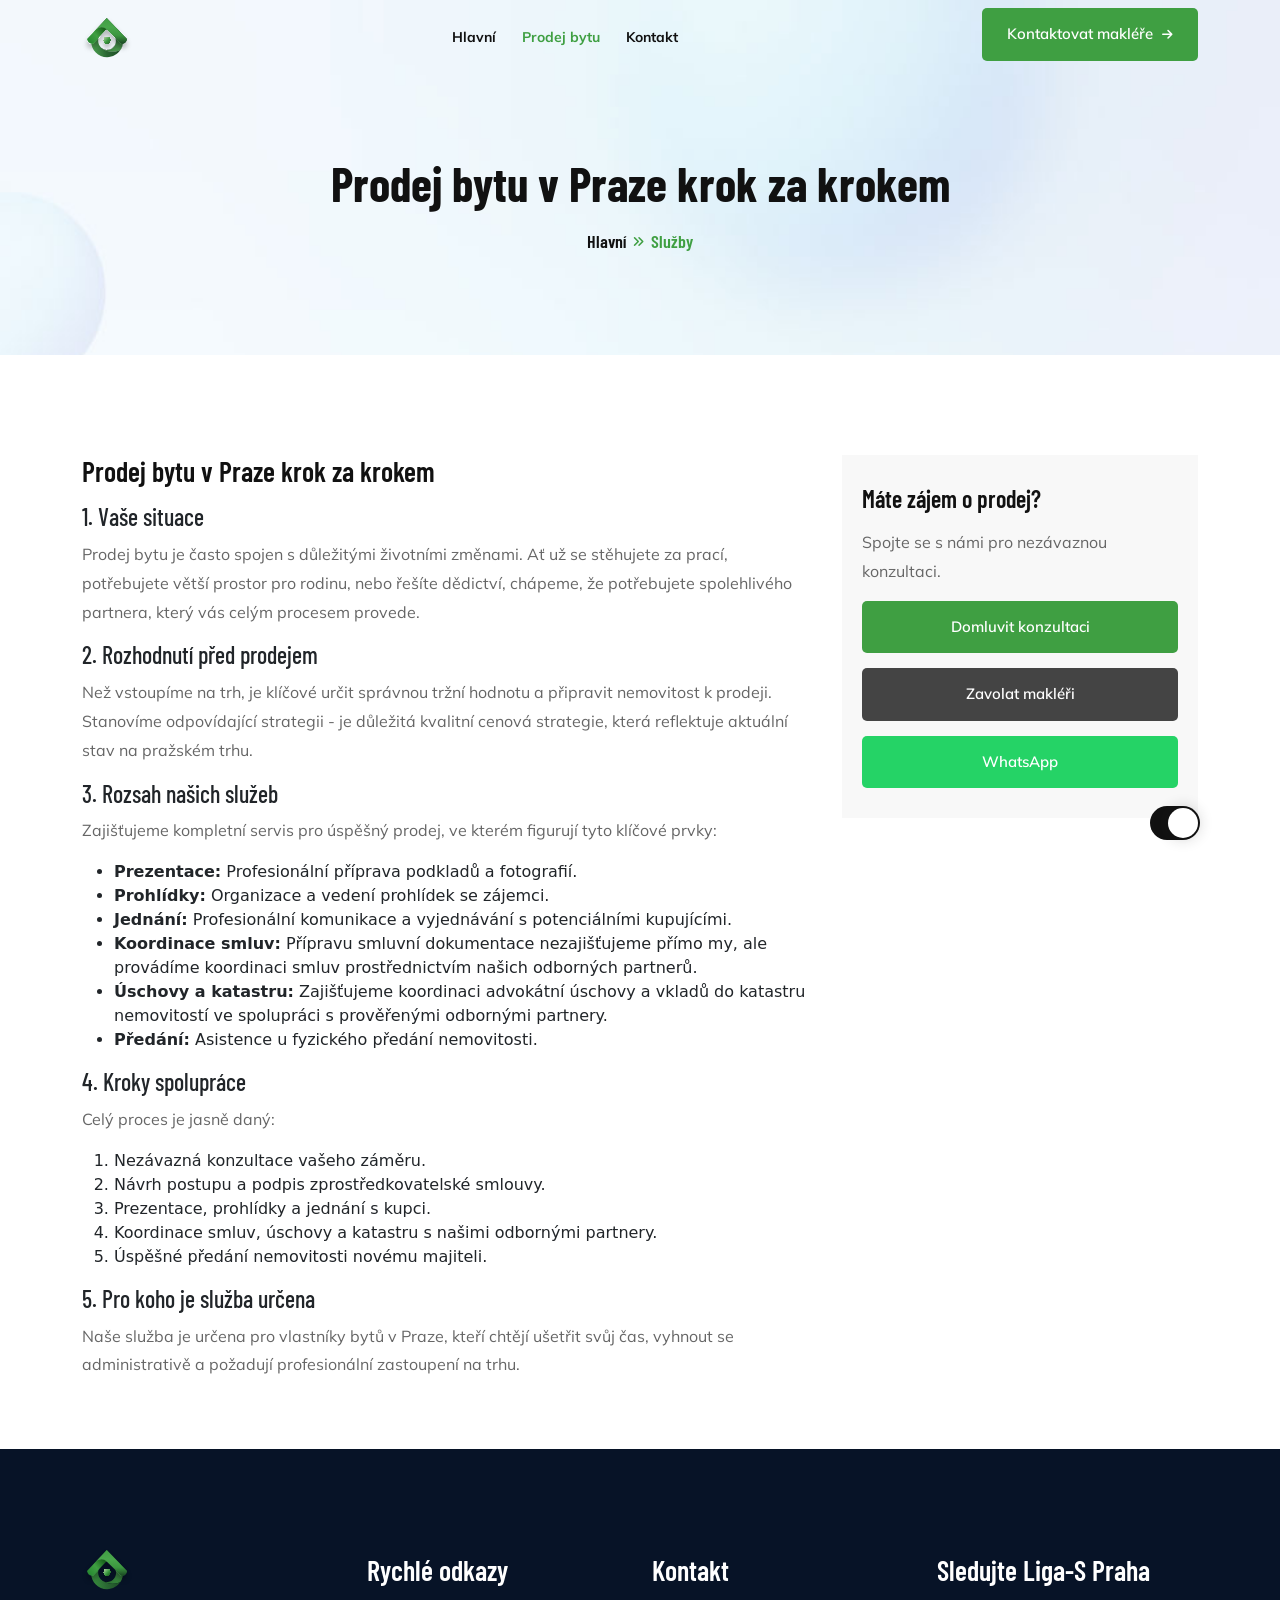
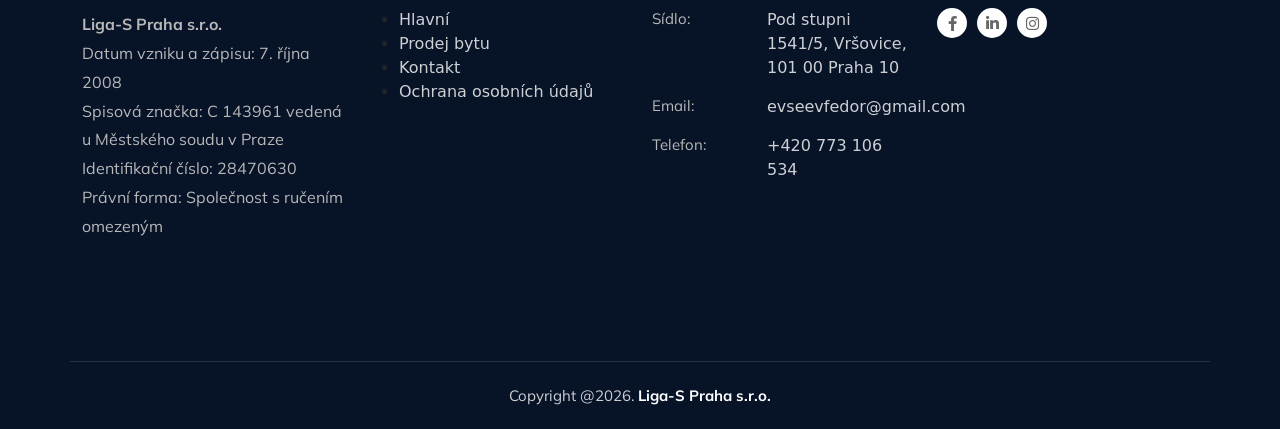
<file: portfolio-details.html>
<!DOCTYPE html>
<html lang="zxx">
    <head>
        <meta charset="UTF-8">
        <meta http-equiv="X-UA-Compatible" content="IE=edge">
        <meta name="viewport" content="width=device-width, initial-scale=1.0">

        <!-- Link of CSS files -->
        <link rel="stylesheet" href="assets/css/animate.min.css">
        <link rel="stylesheet" href="assets/css/bootstrap.min.css">
        <link rel="stylesheet" href="assets/css/fontawsome.min.css">
        <link rel="stylesheet" href="assets/fonts/font/flaticon.css">
        <link rel="stylesheet" href="assets/css/meanmenu.min.css">
        <link rel="stylesheet" href="assets/css/owl.carousel.min.css">
        <link rel="stylesheet" href="assets/css/nice-select.min.css">
        <link rel="stylesheet" href="assets/css/owl.theme.default.min.css">
        <link rel="stylesheet" href="assets/css/magnific-popup.min.css">
        <link rel="stylesheet" href="assets/css/jquery-ui.min.css">
        <link rel="stylesheet" href="assets/css/odometer.min.css">
        <link rel="stylesheet" href="assets/css/barfiller.css">
        <link rel="stylesheet" href="assets/css/style.css">
        <link rel="stylesheet" href="assets/css/dark.css">
        <link rel="stylesheet" href="assets/css/responsive.css">
        
        <title>Prodej bytu v Praze | Liga-S Praha s.r.o.</title>
        <link rel="icon" type="image/svg+xml" href="assets-fedor/favicon/favicon.svg">
    </head>
    <body>
        
        <div class="theme-switcher">
            <label id="switch" class="switch">
                <input type="checkbox" onchange="toggleTheme()" id="slider">
                <span class="slider round"></span>
            </label>
        </div>

        <!-- navigation bar area start -->
        <div class="header-area header-area-2">
            <div class="navbar-area">
                <!-- Menu For Mobile Device -->
                <div class="main-responsive-nav">
                    <div class="container">
                        <div class="mobile-nav">
                            <a href="index.html" class="logo black-logo"><img src="assets-fedor/logo/LS-Reality-logo-Ing-Fedor-Evseev-MBA.svg" alt="Liga-S Praha s.r.o." /></a>
                            <a href="index.html" class="logo white-logo"><img src="assets-fedor/logo/LS-Reality-logo-Ing-Fedor-Evseev-MBA.svg" alt="Liga-S Praha s.r.o." /></a>
                            <ul class="menu-sidebar menu-small-device">
                                <li><a class="default-button" href="index.html#kontakt">Nabídnout nemovitost <i class="fas fa-arrow-right"></i></a></li>
                            </ul>
                        </div>
                    </div>
                </div>
                <!-- Menu For Desktop Device -->
                <div class="main-nav">
                    <div class="container">
                        <nav class="navbar navbar-expand-md navbar-light">
                            <a class="navbar-brand" href="index.html">
                                <img class="black-logo" src="assets-fedor/logo/LS-Reality-logo-Ing-Fedor-Evseev-MBA.svg" alt="Liga-S Praha s.r.o." />
                                <img class="white-logo" src="assets-fedor/logo/LS-Reality-logo-Ing-Fedor-Evseev-MBA.svg" alt="Liga-S Praha s.r.o." />
                            </a>
                            <div class="collapse navbar-collapse mean-menu" id="navbarSupportedContent">
                                <ul class="navbar-nav">
                                    <li class="nav-item"><a href="index.html" class="nav-link">Hlavní</a></li>
                                    <li class="nav-item"><a href="portfolio-details.html" class="nav-link active">Prodej bytu</a></li>
                                    <li class="nav-item"><a href="index.html#kontakt" class="nav-link">Kontakt</a></li>
                                </ul>
                                <div class="menu-sidebar">
                                    <a class="default-button" href="index.html#kontakt">Kontaktovat makléře <i class="fas fa-arrow-right"></i></a>
                                </div>
                            </div>
                        </nav>
                    </div>
                </div>
            </div>
        </div>
        <!-- navigation bar area end -->

        <!-- Uni Banner Area -->
        <section class="uni-banner">
            <div class="container">
                <div class="uni-banner-text-area">
                    <h1>Prodej bytu v Praze krok za krokem</h1>
                    <ul>
                        <li><a href="index.html">Hlavní</a></li>
                        <li>Služby</li>
                    </ul>
                </div>
            </div>
        </section>
        <!-- Uni Banner Area end -->

        <!-- Service details area Start -->
        <section class="service-details pt-100 pb-70">
            <div class="container">
                <div class="row">
                    <div class="col-lg-8 col-md-12 col-sm-12 col-12">
                        <div class="pd-top-text-area">
                            <h3 class="details-page-title">Prodej bytu v Praze krok za krokem</h3>
                            
                            <h4>1. Vaše situace</h4>
                            <p>Prodej bytu je často spojen s důležitými životními změnami. Ať už se stěhujete za prací, potřebujete větší prostor pro rodinu, nebo řešíte dědictví, chápeme, že potřebujete spolehlivého partnera, který vás celým procesem provede.</p>
                            
                            <h4>2. Rozhodnutí před prodejem</h4>
                            <p>Než vstoupíme na trh, je klíčové určit správnou tržní hodnotu a připravit nemovitost k prodeji. Stanovíme odpovídající strategii - je důležitá kvalitní cenová strategie, která reflektuje aktuální stav na pražském trhu.</p>
                            
                            <h4>3. Rozsah našich služeb</h4>
                            <p>Zajišťujeme kompletní servis pro úspěšný prodej, ve kterém figurují tyto klíčové prvky:</p>
                            <ul>
                                <li><strong>Prezentace:</strong> Profesionální příprava podkladů a fotografií.</li>
                                <li><strong>Prohlídky:</strong> Organizace a vedení prohlídek se zájemci.</li>
                                <li><strong>Jednání:</strong> Profesionální komunikace a vyjednávání s potenciálními kupujícími.</li>
                                <li><strong>Koordinace smluv:</strong> Přípravu smluvní dokumentace nezajišťujeme přímo my, ale provádíme koordinaci smluv prostřednictvím našich odborných partnerů.</li>
                                <li><strong>Úschovy a katastru:</strong> Zajišťujeme koordinaci advokátní úschovy a vkladů do katastru nemovitostí ve spolupráci s prověřenými odbornými partnery.</li>
                                <li><strong>Předání:</strong> Asistence u fyzického předání nemovitosti.</li>
                            </ul>
                            
                            <h4>4. Kroky spolupráce</h4>
                            <p>Celý proces je jasně daný:</p>
                            <ol>
                                <li>Nezávazná konzultace vašeho záměru.</li>
                                <li>Návrh postupu a podpis zprostředkovatelské smlouvy.</li>
                                <li>Prezentace, prohlídky a jednání s kupci.</li>
                                <li>Koordinace smluv, úschovy a katastru s našimi odbornými partnery.</li>
                                <li>Úspěšné předání nemovitosti novému majiteli.</li>
                            </ol>
                            
                            <h4>5. Pro koho je služba určena</h4>
                            <p>Naše služba je určena pro vlastníky bytů v Praze, kteří chtějí ušetřit svůj čas, vyhnout se administrativě a požadují profesionální zastoupení na trhu.</p>
                            
                        </div>
                    </div>
                    
                    <div class="col-lg-4 col-md-12 col-sm-12 col-12">
                        <div class="pd-info-area pt-30">
                            <h3>Máte zájem o prodej?</h3>
                            <p>Spojte se s námi pro nezávaznou konzultaci.</p>
                            <div class="mt-20">
                                <a class="default-button" style="display: block; text-align: center; margin-bottom: 15px;" href="index.html#kontakt">Domluvit konzultaci</a>
                                <a class="default-button" style="display: block; text-align: center; margin-bottom: 15px; background-color: #444;" href="tel:+420773106534">Zavolat makléři</a>
                                <a class="default-button" style="display: block; text-align: center; background-color: #25D366;" href="https://wa.me/420773106534?text=Dobr%C3%BD%20den%2C%20m%C3%A1m%20z%C3%A1jem%20o%20konzultaci%20ohledn%C4%9B%20prodeje%20nemovitosti%20v%20Praze.%20%5BWEB%5D" target="_blank" rel="noopener noreferrer">WhatsApp</a>
                            </div>
                        </div>
                    </div>
                </div>
            </div>
        </section>
        <!-- Service details area End -->

        <!-- Footer area start -->
        <section class="footer ptb-100 bg-071327">
            <div class="container">
                <div class="row">
                    <div class="col-xl-3 col-lg-6 col-md-6 col-sm-6 col-12">
                        <div class="footer-logo-area">
                            <a href="index.html"><img src="assets-fedor/logo/LS-Reality-logo-Ing-Fedor-Evseev-MBA.svg" alt="Liga-S Praha s.r.o."></a>
                            <p><strong>Liga-S Praha s.r.o.</strong><br>Datum vzniku a zápisu: 7. října 2008<br>Spisová značka: C 143961 vedená u Městského soudu v Praze<br>Identifikační číslo: 28470630<br>Právní forma: Společnost s ručením omezeným</p>
                        </div>
                    </div>
                    <div class="col-xl-3 col-lg-6 col-md-6 col-sm-6 col-12">
                        <div class="footer-links pr-20">
                            <h3>Rychlé odkazy</h3>
                            <ul>
                                <li><a href="index.html">Hlavní</a></li>
                                <li><a href="portfolio-details.html">Prodej bytu</a></li>
                                <li><a href="index.html#kontakt">Kontakt</a></li>
                                <li><a href="privacy.html" target="_blank" rel="noopener noreferrer">Ochrana osobních údajů</a></li>
                            </ul>
                        </div>
                    </div>
                    <div class="col-xl-3 col-lg-6 col-md-6 col-sm-6 col-12">
                        <div class="footer-links footer-contact">
                            <h3>Kontakt</h3>
                            <ul>
                                <li><span>Sídlo:</span> Pod stupni 1541/5, Vršovice, 101 00 Praha 10</li>
                                <li><span>Email:</span> <a href="mailto:evseevfedor@gmail.com">evseevfedor@gmail.com</a></li>
                                <li><span>Telefon:</span> <a href="tel:+420773106534">+420 773 106 534</a></li>
                            </ul>
                        </div>
                    </div>
                    <div class="col-xl-3 col-lg-6 col-md-6 col-sm-6 col-12">
                        <div class="footer-links footer-newsletter">
                            <h3>Sledujte Liga-S Praha</h3>
                            <div class="footer-social-icons">
                                <ul>
                                    <li><a href="https://www.facebook.com/ligaspraha/" target="_blank" rel="noopener noreferrer"><i class="fab fa-facebook-f"></i></a></li>
                                    <li><a href="https://www.linkedin.com/company/ligasprahasro" target="_blank" rel="noopener noreferrer"><i class="fab fa-linkedin-in"></i></a></li>
                                    <li><a href="https://www.instagram.com/ligaspraha/" target="_blank" rel="noopener noreferrer"><i class="fab fa-instagram"></i></a></li>
                                </ul>
                            </div>
                        </div>
                    </div>
                </div>
            </div>
        </section>
        <!-- Footer area end -->

        <!-- Copyright area start -->
        <div class="copyright bg-071327">
            <div class="container">
                <p>Copyright @<script>document.write(new Date().getFullYear())</script>. <strong>Liga-S Praha s.r.o.</strong></p>
            </div>
        </div>
        <!-- Copyright area end -->

        <div class="go-top go-top-3"><i class="fas fa-chevron-up"></i></div>

        <!-- Link of JS files -->
        <script src="assets/js/jquery.min.js"></script>
        <script src="assets/js/jquery-ui.min.js"></script>
        <script src="assets/js/bootstrap.bundle.min.js"></script>
        <script src="assets/js/meanmenu.js"></script>
        <script src="assets/js/owl.carousel.min.js"></script>
        <script src="assets/js/magnific-popup.min.js"></script>
        <script src="assets/js/TweenMax.js"></script>
        <script src="assets/js/nice-select.min.js"></script>
        <script src="assets/js/form-validator.min.js"></script>
        <script src="assets/js/contact-form-script.js"></script>
        <script src="assets/js/ajaxchimp.min.js"></script>
        <script src="assets/js/countdown.min.js"></script>
        <script src="assets/js/appear.min.js"></script>
        <script src="assets/js/barfiller.js"></script>
        <script src="assets/js/odometer.min.js"></script>
        <script src="assets/js/custom.js"></script>
    </body>
</html>
</file>
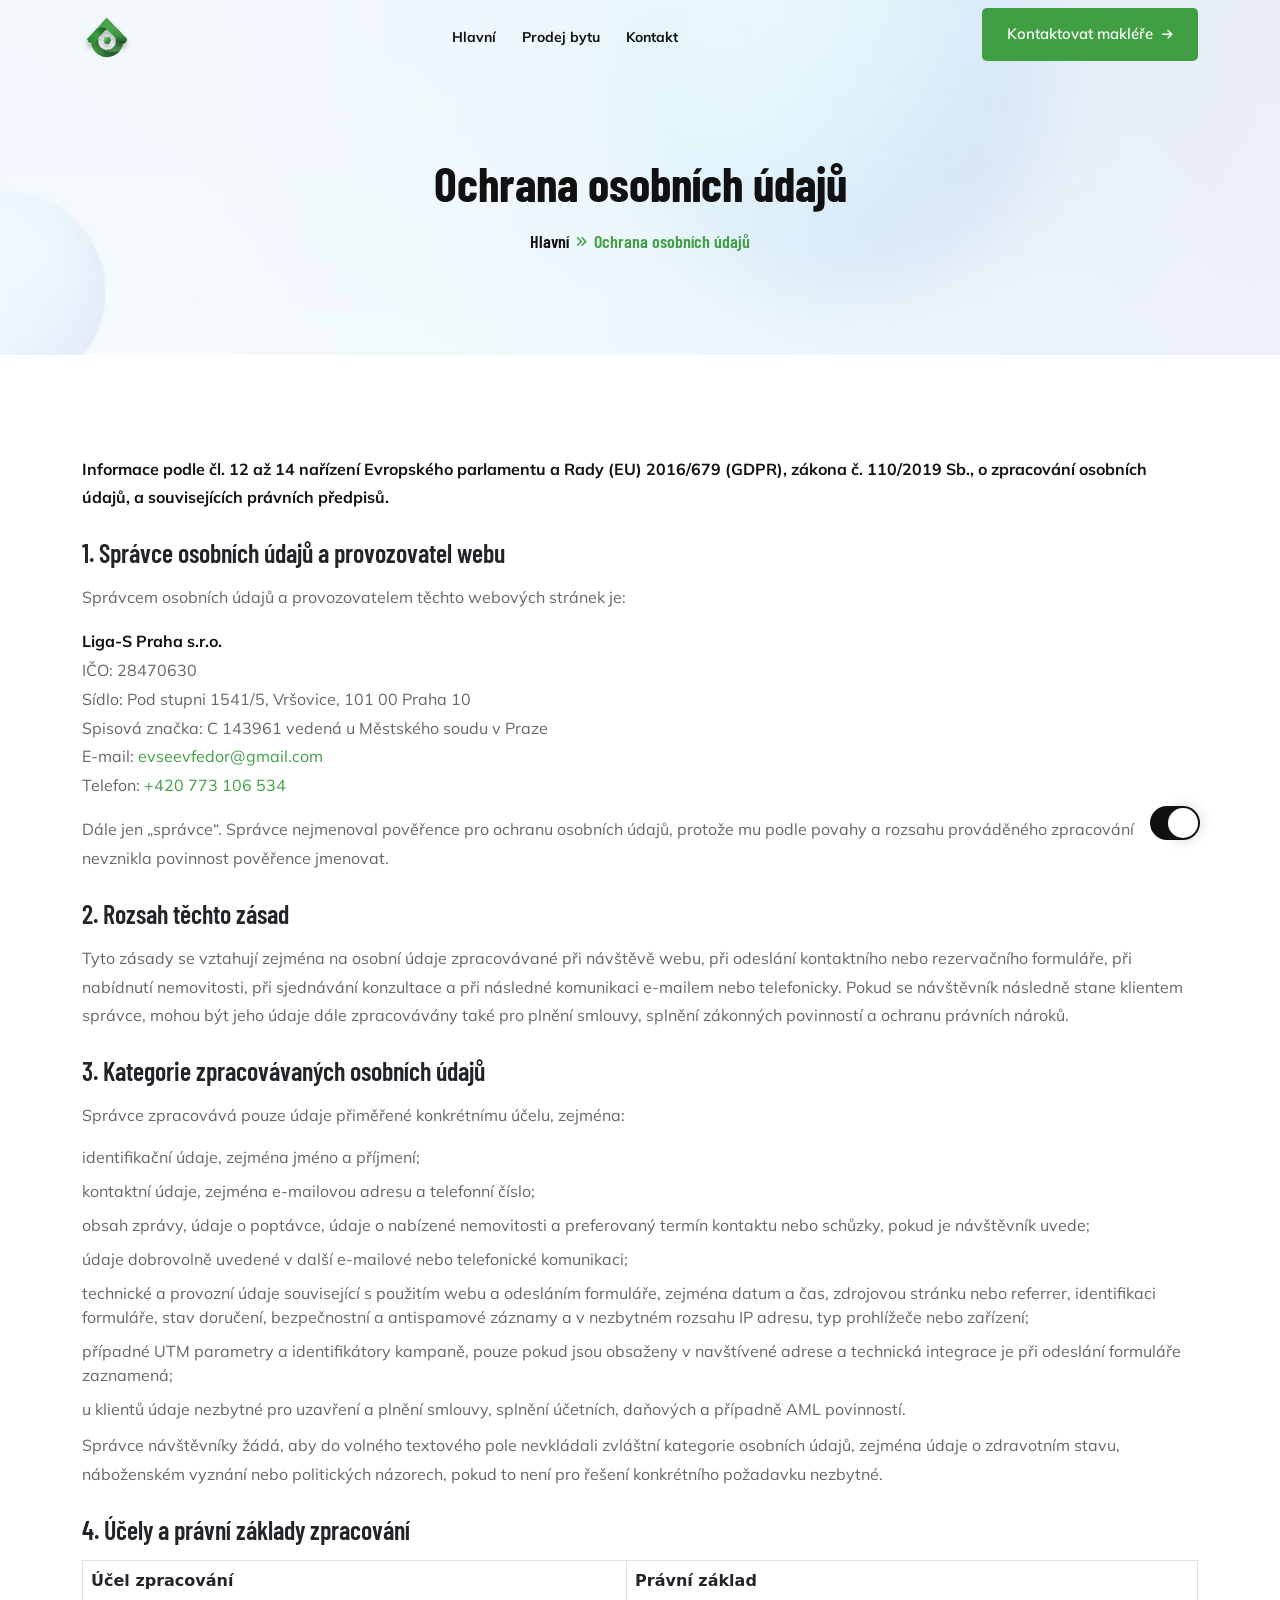
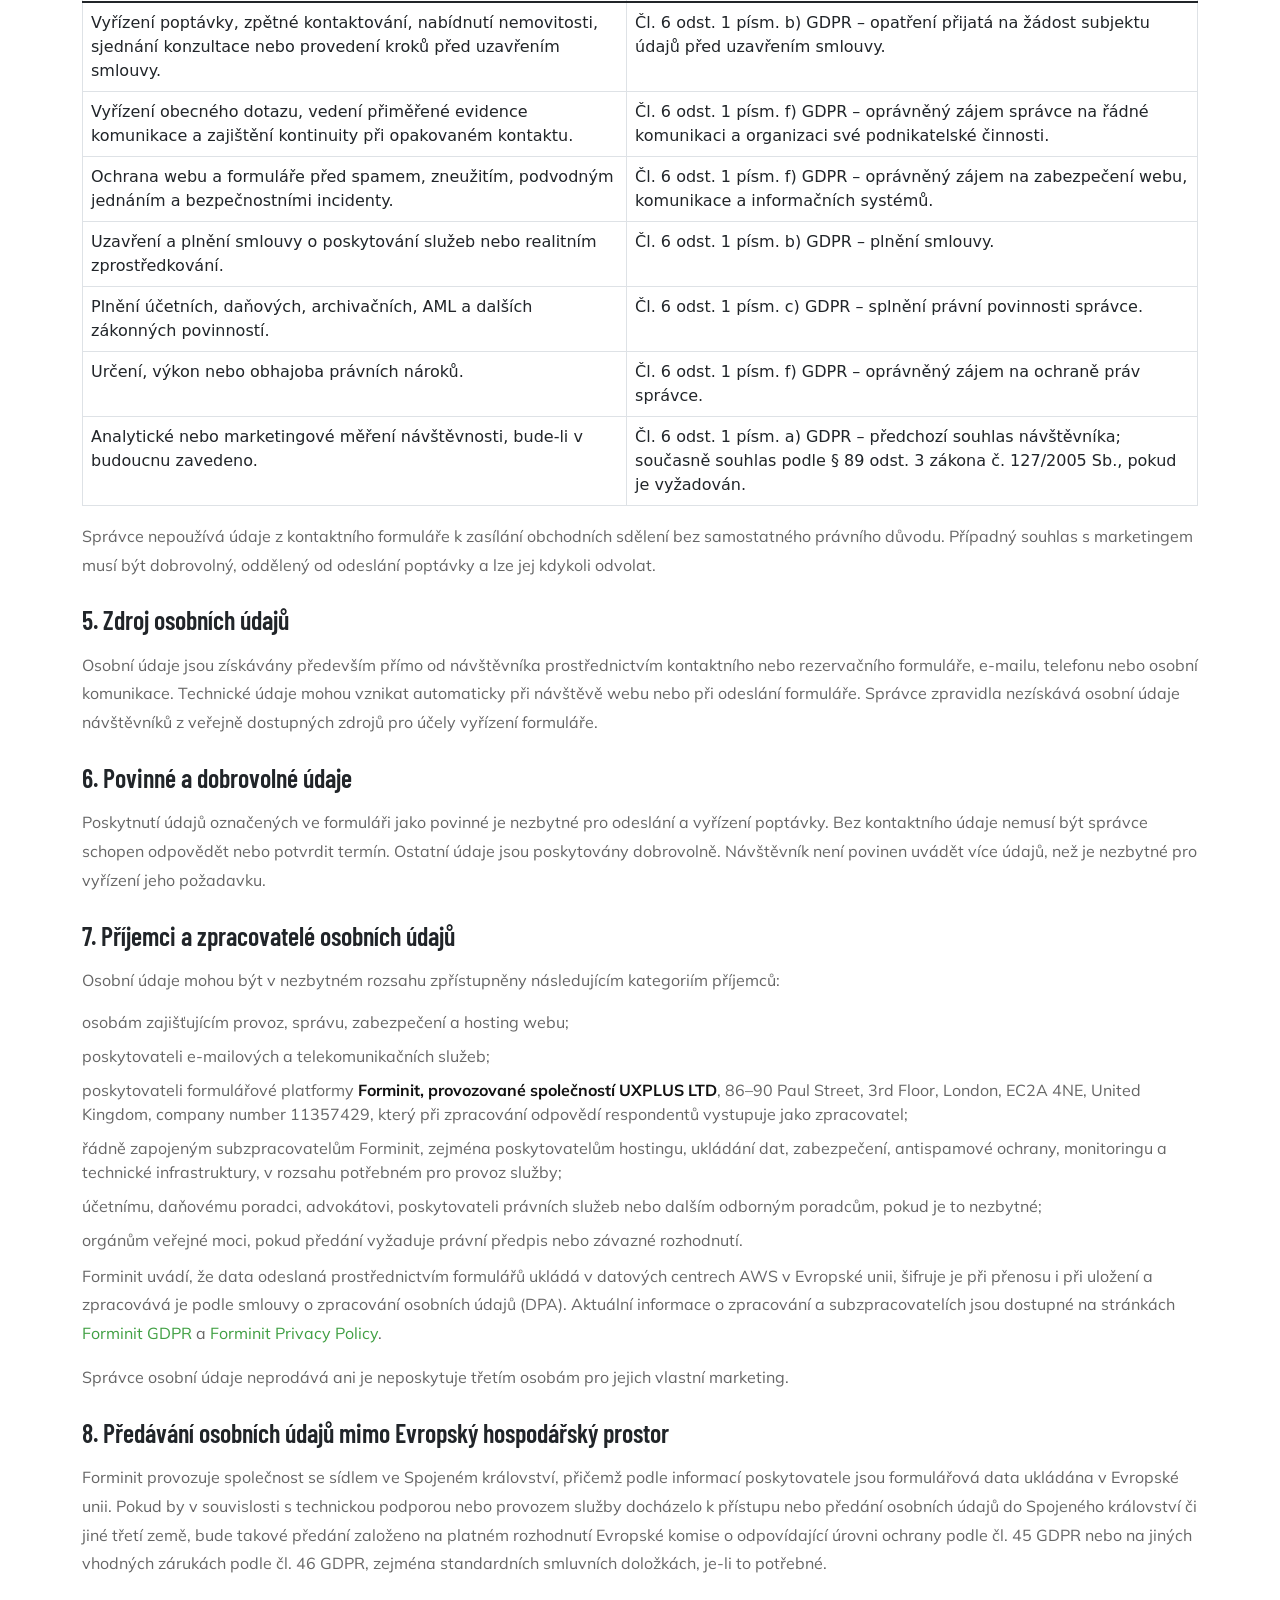
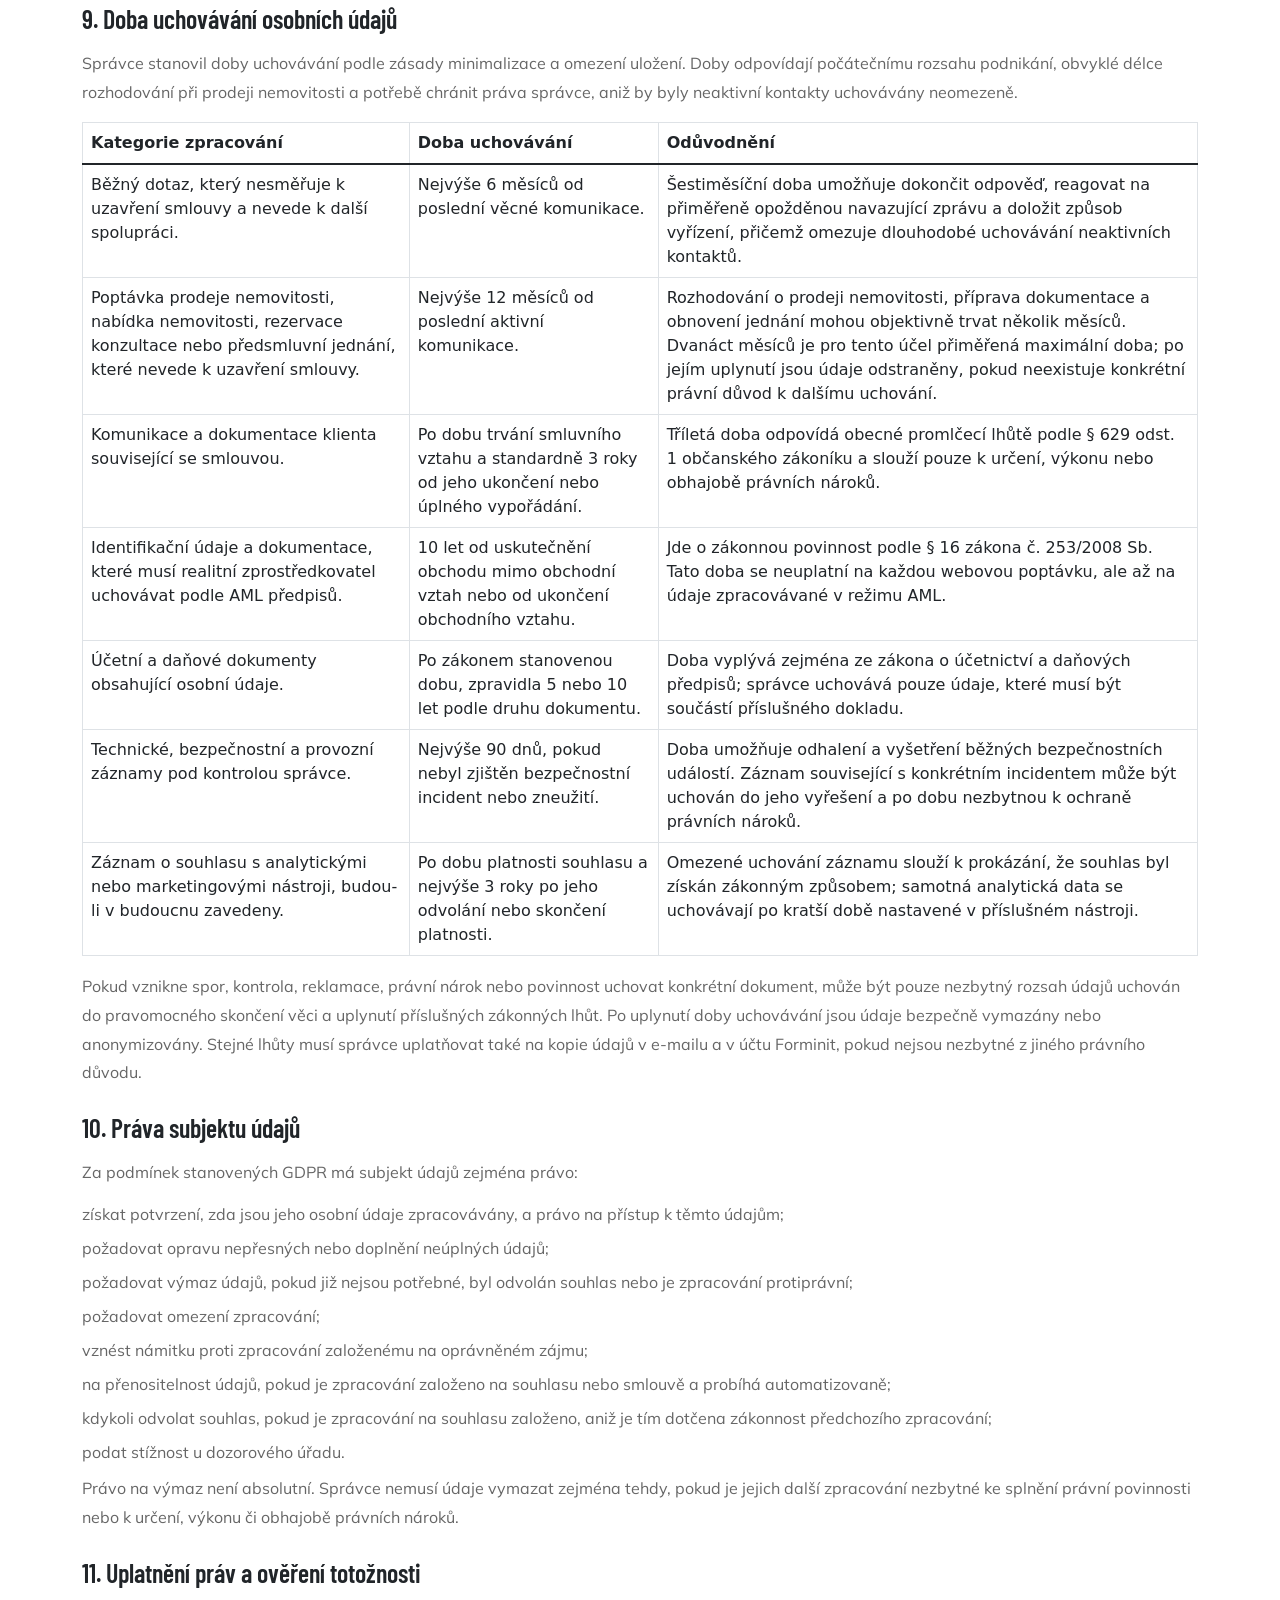
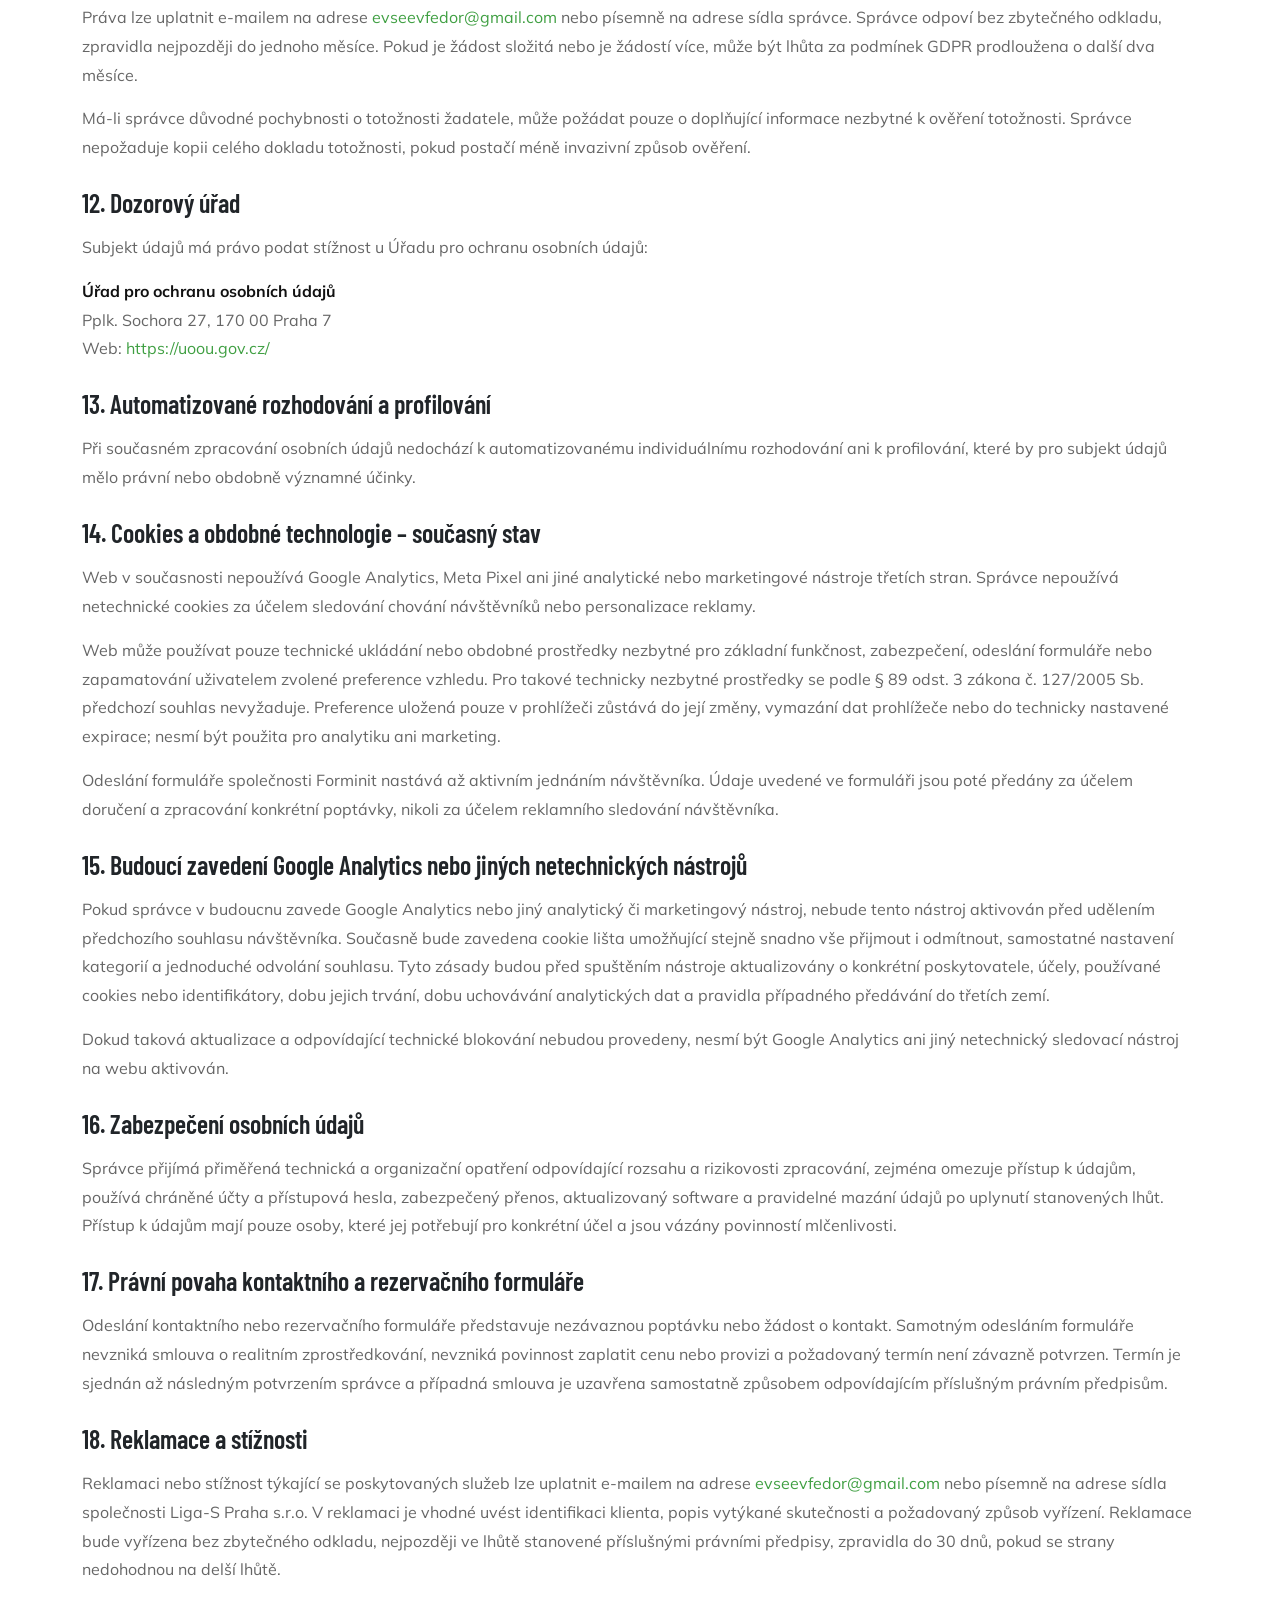
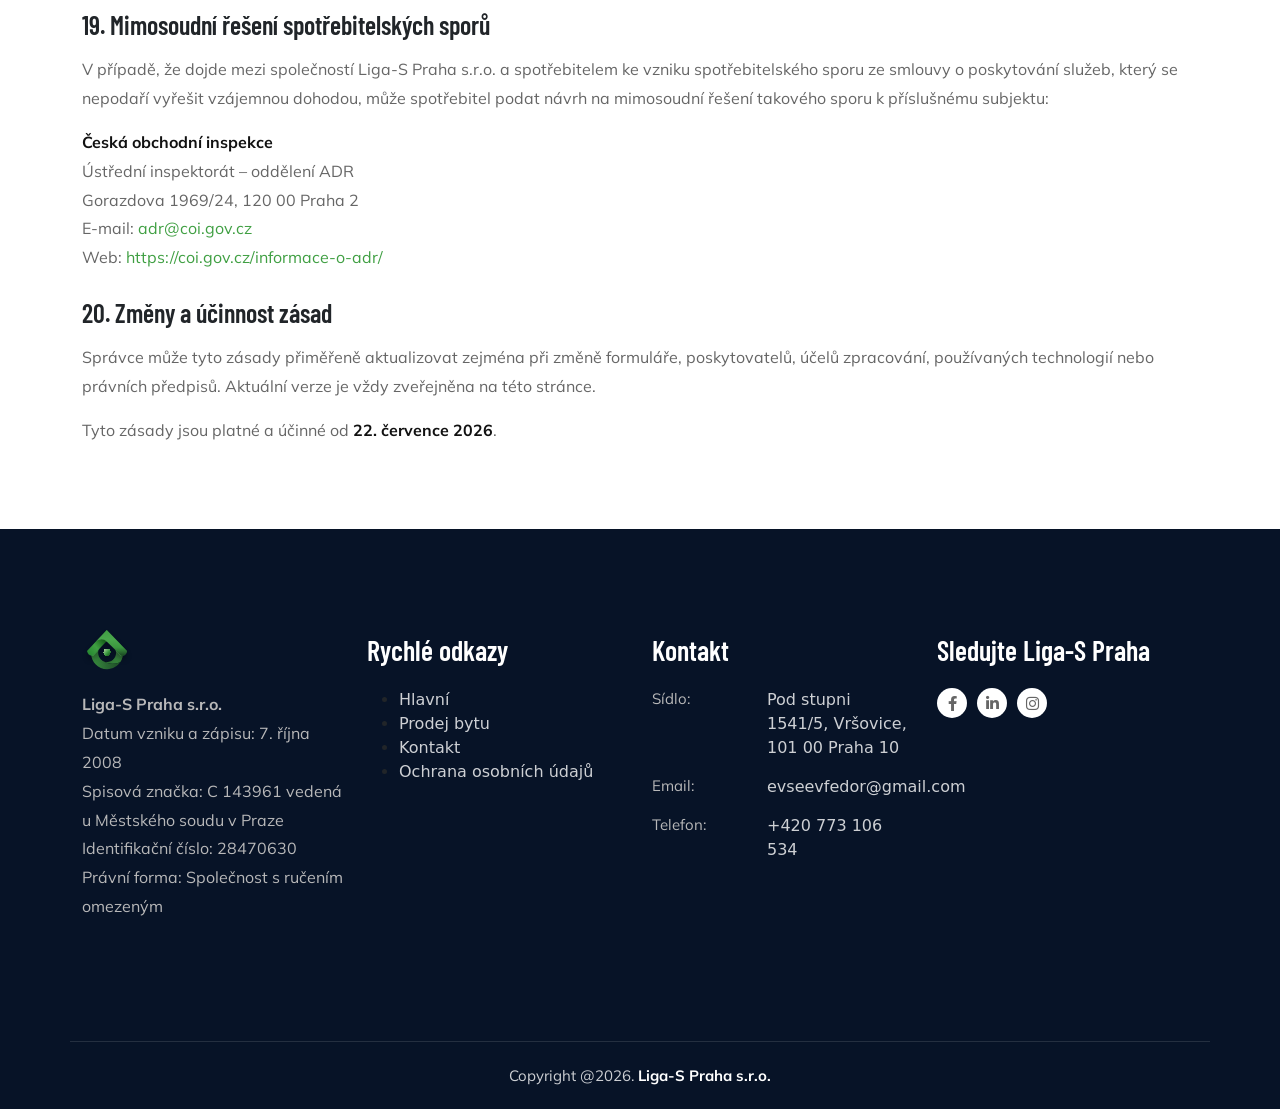
<file: privacy.html>
<!DOCTYPE html>
<html lang="zxx">
    <head>
        <meta charset="UTF-8">
        <meta http-equiv="X-UA-Compatible" content="IE=edge">
        <meta name="viewport" content="width=device-width, initial-scale=1.0">

        <!-- Link of CSS files -->
        <link rel="stylesheet" href="assets/css/animate.min.css">
        <link rel="stylesheet" href="assets/css/bootstrap.min.css">
        <link rel="stylesheet" href="assets/css/fontawsome.min.css">
        <link rel="stylesheet" href="assets/fonts/font/flaticon.css">
        <link rel="stylesheet" href="assets/css/meanmenu.min.css">
        <link rel="stylesheet" href="assets/css/owl.carousel.min.css">
        <link rel="stylesheet" href="assets/css/nice-select.min.css">
        <link rel="stylesheet" href="assets/css/owl.theme.default.min.css">
        <link rel="stylesheet" href="assets/css/magnific-popup.min.css">
        <link rel="stylesheet" href="assets/css/jquery-ui.min.css">
        <link rel="stylesheet" href="assets/css/odometer.min.css">
        <link rel="stylesheet" href="assets/css/barfiller.css">
        <link rel="stylesheet" href="assets/css/style.css">
        <link rel="stylesheet" href="assets/css/dark.css">
        <link rel="stylesheet" href="assets/css/responsive.css">
        
        <title>Ochrana osobních údajů | Liga-S Praha s.r.o.</title>
        <link rel="icon" type="image/svg+xml" href="assets-fedor/favicon/favicon.svg">
    </head>
    <body>
        
        <div class="theme-switcher">
            <label id="switch" class="switch">
                <input type="checkbox" onchange="toggleTheme()" id="slider">
                <span class="slider round"></span>
            </label>
        </div>
        
        <!-- navigation bar area start -->
        <div class="header-area header-area-2">
            <div class="navbar-area">
                <!-- Menu For Mobile Device -->
                <div class="main-responsive-nav">
                    <div class="container">
                        <div class="mobile-nav">
                            <a href="index.html" class="logo black-logo"><img src="assets-fedor/logo/LS-Reality-logo-Ing-Fedor-Evseev-MBA.svg" alt="Liga-S Praha s.r.o." /></a>
                            <a href="index.html" class="logo white-logo"><img src="assets-fedor/logo/LS-Reality-logo-Ing-Fedor-Evseev-MBA.svg" alt="Liga-S Praha s.r.o." /></a>
                            <ul class="menu-sidebar menu-small-device">
                                <li><a class="default-button" href="index.html#kontakt">Nabídnout nemovitost <i class="fas fa-arrow-right"></i></a></li>
                            </ul>
                        </div>
                    </div>
                </div>
                <!-- Menu For Desktop Device -->
                <div class="main-nav">
                    <div class="container">
                        <nav class="navbar navbar-expand-md navbar-light">
                            <a class="navbar-brand" href="index.html">
                                <img class="black-logo" src="assets-fedor/logo/LS-Reality-logo-Ing-Fedor-Evseev-MBA.svg" alt="Liga-S Praha s.r.o." />
                                <img class="white-logo" src="assets-fedor/logo/LS-Reality-logo-Ing-Fedor-Evseev-MBA.svg" alt="Liga-S Praha s.r.o." />
                            </a>
                            <div class="collapse navbar-collapse mean-menu" id="navbarSupportedContent">
                                <ul class="navbar-nav">
                                    <li class="nav-item"><a href="index.html" class="nav-link">Hlavní</a></li>
                                    <li class="nav-item"><a href="portfolio-details.html" class="nav-link">Prodej bytu</a></li>
                                    <li class="nav-item"><a href="index.html#kontakt" class="nav-link">Kontakt</a></li>
                                </ul>
                                <div class="menu-sidebar">
                                    <a class="default-button" href="index.html#kontakt">Kontaktovat makléře <i class="fas fa-arrow-right"></i></a>
                                </div>
                            </div>
                        </nav>
                    </div>
                </div>
            </div>
        </div>
        <!-- navigation bar area end -->

        <!-- Uni Banner Area -->
        <section class="uni-banner">
            <div class="container">
                <div class="uni-banner-text-area">
                    <h1>Ochrana osobních údajů</h1>
                    <ul>
                        <li><a href="index.html">Hlavní</a></li>
                        <li>Ochrana osobních údajů</li>
                    </ul>
                </div>
            </div>
        </section>
        <!-- Uni Banner Area end -->

        <!-- terms area start -->
        <div class="terms ptb-100">
            <div class="container">
                <p><strong>Informace podle čl. 12 až 14 nařízení Evropského parlamentu a Rady (EU) 2016/679 (GDPR), zákona č. 110/2019 Sb., o zpracování osobních údajů, a souvisejících právních předpisů.</strong></p>

                <h3>1. Správce osobních údajů a provozovatel webu</h3>
                <p>Správcem osobních údajů a provozovatelem těchto webových stránek je:</p>
                <p>
                    <strong>Liga-S Praha s.r.o.</strong><br>
                    IČO: 28470630<br>
                    Sídlo: Pod stupni 1541/5, Vršovice, 101 00 Praha 10<br>
                    Spisová značka: C 143961 vedená u Městského soudu v Praze<br>
                    E-mail: <a href="mailto:evseevfedor@gmail.com">evseevfedor@gmail.com</a><br>
                    Telefon: <a href="tel:+420773106534">+420 773 106 534</a>
                </p>
                <p>Dále jen „správce“. Správce nejmenoval pověřence pro ochranu osobních údajů, protože mu podle povahy a rozsahu prováděného zpracování nevznikla povinnost pověřence jmenovat.</p>

                <h3>2. Rozsah těchto zásad</h3>
                <p>Tyto zásady se vztahují zejména na osobní údaje zpracovávané při návštěvě webu, při odeslání kontaktního nebo rezervačního formuláře, při nabídnutí nemovitosti, při sjednávání konzultace a při následné komunikaci e-mailem nebo telefonicky. Pokud se návštěvník následně stane klientem správce, mohou být jeho údaje dále zpracovávány také pro plnění smlouvy, splnění zákonných povinností a ochranu právních nároků.</p>

                <h3>3. Kategorie zpracovávaných osobních údajů</h3>
                <p>Správce zpracovává pouze údaje přiměřené konkrétnímu účelu, zejména:</p>
                <ul>
                    <li>identifikační údaje, zejména jméno a příjmení;</li>
                    <li>kontaktní údaje, zejména e-mailovou adresu a telefonní číslo;</li>
                    <li>obsah zprávy, údaje o poptávce, údaje o nabízené nemovitosti a preferovaný termín kontaktu nebo schůzky, pokud je návštěvník uvede;</li>
                    <li>údaje dobrovolně uvedené v další e-mailové nebo telefonické komunikaci;</li>
                    <li>technické a provozní údaje související s použitím webu a odesláním formuláře, zejména datum a čas, zdrojovou stránku nebo referrer, identifikaci formuláře, stav doručení, bezpečnostní a antispamové záznamy a v nezbytném rozsahu IP adresu, typ prohlížeče nebo zařízení;</li>
                    <li>případné UTM parametry a identifikátory kampaně, pouze pokud jsou obsaženy v navštívené adrese a technická integrace je při odeslání formuláře zaznamená;</li>
                    <li>u klientů údaje nezbytné pro uzavření a plnění smlouvy, splnění účetních, daňových a případně AML povinností.</li>
                </ul>
                <p>Správce návštěvníky žádá, aby do volného textového pole nevkládali zvláštní kategorie osobních údajů, zejména údaje o zdravotním stavu, náboženském vyznání nebo politických názorech, pokud to není pro řešení konkrétního požadavku nezbytné.</p>

                <h3>4. Účely a právní základy zpracování</h3>
                <div class="table-responsive">
                    <table class="table table-bordered">
                        <thead>
                            <tr>
                                <th>Účel zpracování</th>
                                <th>Právní základ</th>
                            </tr>
                        </thead>
                        <tbody>
                            <tr>
                                <td>Vyřízení poptávky, zpětné kontaktování, nabídnutí nemovitosti, sjednání konzultace nebo provedení kroků před uzavřením smlouvy.</td>
                                <td>Čl. 6 odst. 1 písm. b) GDPR – opatření přijatá na žádost subjektu údajů před uzavřením smlouvy.</td>
                            </tr>
                            <tr>
                                <td>Vyřízení obecného dotazu, vedení přiměřené evidence komunikace a zajištění kontinuity při opakovaném kontaktu.</td>
                                <td>Čl. 6 odst. 1 písm. f) GDPR – oprávněný zájem správce na řádné komunikaci a organizaci své podnikatelské činnosti.</td>
                            </tr>
                            <tr>
                                <td>Ochrana webu a formuláře před spamem, zneužitím, podvodným jednáním a bezpečnostními incidenty.</td>
                                <td>Čl. 6 odst. 1 písm. f) GDPR – oprávněný zájem na zabezpečení webu, komunikace a informačních systémů.</td>
                            </tr>
                            <tr>
                                <td>Uzavření a plnění smlouvy o poskytování služeb nebo realitním zprostředkování.</td>
                                <td>Čl. 6 odst. 1 písm. b) GDPR – plnění smlouvy.</td>
                            </tr>
                            <tr>
                                <td>Plnění účetních, daňových, archivačních, AML a dalších zákonných povinností.</td>
                                <td>Čl. 6 odst. 1 písm. c) GDPR – splnění právní povinnosti správce.</td>
                            </tr>
                            <tr>
                                <td>Určení, výkon nebo obhajoba právních nároků.</td>
                                <td>Čl. 6 odst. 1 písm. f) GDPR – oprávněný zájem na ochraně práv správce.</td>
                            </tr>
                            <tr>
                                <td>Analytické nebo marketingové měření návštěvnosti, bude-li v budoucnu zavedeno.</td>
                                <td>Čl. 6 odst. 1 písm. a) GDPR – předchozí souhlas návštěvníka; současně souhlas podle § 89 odst. 3 zákona č. 127/2005 Sb., pokud je vyžadován.</td>
                            </tr>
                        </tbody>
                    </table>
                </div>
                <p>Správce nepoužívá údaje z kontaktního formuláře k zasílání obchodních sdělení bez samostatného právního důvodu. Případný souhlas s marketingem musí být dobrovolný, oddělený od odeslání poptávky a lze jej kdykoli odvolat.</p>

                <h3>5. Zdroj osobních údajů</h3>
                <p>Osobní údaje jsou získávány především přímo od návštěvníka prostřednictvím kontaktního nebo rezervačního formuláře, e-mailu, telefonu nebo osobní komunikace. Technické údaje mohou vznikat automaticky při návštěvě webu nebo při odeslání formuláře. Správce zpravidla nezískává osobní údaje návštěvníků z veřejně dostupných zdrojů pro účely vyřízení formuláře.</p>

                <h3>6. Povinné a dobrovolné údaje</h3>
                <p>Poskytnutí údajů označených ve formuláři jako povinné je nezbytné pro odeslání a vyřízení poptávky. Bez kontaktního údaje nemusí být správce schopen odpovědět nebo potvrdit termín. Ostatní údaje jsou poskytovány dobrovolně. Návštěvník není povinen uvádět více údajů, než je nezbytné pro vyřízení jeho požadavku.</p>

                <h3>7. Příjemci a zpracovatelé osobních údajů</h3>
                <p>Osobní údaje mohou být v nezbytném rozsahu zpřístupněny následujícím kategoriím příjemců:</p>
                <ul>
                    <li>osobám zajišťujícím provoz, správu, zabezpečení a hosting webu;</li>
                    <li>poskytovateli e-mailových a telekomunikačních služeb;</li>
                    <li>poskytovateli formulářové platformy <strong>Forminit, provozované společností UXPLUS LTD</strong>, 86–90 Paul Street, 3rd Floor, London, EC2A 4NE, United Kingdom, company number 11357429, který při zpracování odpovědí respondentů vystupuje jako zpracovatel;</li>
                    <li>řádně zapojeným subzpracovatelům Forminit, zejména poskytovatelům hostingu, ukládání dat, zabezpečení, antispamové ochrany, monitoringu a technické infrastruktury, v rozsahu potřebném pro provoz služby;</li>
                    <li>účetnímu, daňovému poradci, advokátovi, poskytovateli právních služeb nebo dalším odborným poradcům, pokud je to nezbytné;</li>
                    <li>orgánům veřejné moci, pokud předání vyžaduje právní předpis nebo závazné rozhodnutí.</li>
                </ul>
                <p>Forminit uvádí, že data odeslaná prostřednictvím formulářů ukládá v datových centrech AWS v Evropské unii, šifruje je při přenosu i při uložení a zpracovává je podle smlouvy o zpracování osobních údajů (DPA). Aktuální informace o zpracování a subzpracovatelích jsou dostupné na stránkách <a href="https://forminit.com/gdpr/" target="_blank" rel="noopener noreferrer">Forminit GDPR</a> a <a href="https://forminit.com/privacy-policy/" target="_blank" rel="noopener noreferrer">Forminit Privacy Policy</a>.</p>
                <p>Správce osobní údaje neprodává ani je neposkytuje třetím osobám pro jejich vlastní marketing.</p>

                <h3>8. Předávání osobních údajů mimo Evropský hospodářský prostor</h3>
                <p>Forminit provozuje společnost se sídlem ve Spojeném království, přičemž podle informací poskytovatele jsou formulářová data ukládána v Evropské unii. Pokud by v souvislosti s technickou podporou nebo provozem služby docházelo k přístupu nebo předání osobních údajů do Spojeného království či jiné třetí země, bude takové předání založeno na platném rozhodnutí Evropské komise o odpovídající úrovni ochrany podle čl. 45 GDPR nebo na jiných vhodných zárukách podle čl. 46 GDPR, zejména standardních smluvních doložkách, je-li to potřebné.</p>

                <h3>9. Doba uchovávání osobních údajů</h3>
                <p>Správce stanovil doby uchovávání podle zásady minimalizace a omezení uložení. Doby odpovídají počátečnímu rozsahu podnikání, obvyklé délce rozhodování při prodeji nemovitosti a potřebě chránit práva správce, aniž by byly neaktivní kontakty uchovávány neomezeně.</p>
                <div class="table-responsive">
                    <table class="table table-bordered">
                        <thead>
                            <tr>
                                <th>Kategorie zpracování</th>
                                <th>Doba uchovávání</th>
                                <th>Odůvodnění</th>
                            </tr>
                        </thead>
                        <tbody>
                            <tr>
                                <td>Běžný dotaz, který nesměřuje k uzavření smlouvy a nevede k další spolupráci.</td>
                                <td>Nejvýše 6 měsíců od poslední věcné komunikace.</td>
                                <td>Šestiměsíční doba umožňuje dokončit odpověď, reagovat na přiměřeně opožděnou navazující zprávu a doložit způsob vyřízení, přičemž omezuje dlouhodobé uchovávání neaktivních kontaktů.</td>
                            </tr>
                            <tr>
                                <td>Poptávka prodeje nemovitosti, nabídka nemovitosti, rezervace konzultace nebo předsmluvní jednání, které nevede k uzavření smlouvy.</td>
                                <td>Nejvýše 12 měsíců od poslední aktivní komunikace.</td>
                                <td>Rozhodování o prodeji nemovitosti, příprava dokumentace a obnovení jednání mohou objektivně trvat několik měsíců. Dvanáct měsíců je pro tento účel přiměřená maximální doba; po jejím uplynutí jsou údaje odstraněny, pokud neexistuje konkrétní právní důvod k dalšímu uchování.</td>
                            </tr>
                            <tr>
                                <td>Komunikace a dokumentace klienta související se smlouvou.</td>
                                <td>Po dobu trvání smluvního vztahu a standardně 3 roky od jeho ukončení nebo úplného vypořádání.</td>
                                <td>Tříletá doba odpovídá obecné promlčecí lhůtě podle § 629 odst. 1 občanského zákoníku a slouží pouze k určení, výkonu nebo obhajobě právních nároků.</td>
                            </tr>
                            <tr>
                                <td>Identifikační údaje a dokumentace, které musí realitní zprostředkovatel uchovávat podle AML předpisů.</td>
                                <td>10 let od uskutečnění obchodu mimo obchodní vztah nebo od ukončení obchodního vztahu.</td>
                                <td>Jde o zákonnou povinnost podle § 16 zákona č. 253/2008 Sb. Tato doba se neuplatní na každou webovou poptávku, ale až na údaje zpracovávané v režimu AML.</td>
                            </tr>
                            <tr>
                                <td>Účetní a daňové dokumenty obsahující osobní údaje.</td>
                                <td>Po zákonem stanovenou dobu, zpravidla 5 nebo 10 let podle druhu dokumentu.</td>
                                <td>Doba vyplývá zejména ze zákona o účetnictví a daňových předpisů; správce uchovává pouze údaje, které musí být součástí příslušného dokladu.</td>
                            </tr>
                            <tr>
                                <td>Technické, bezpečnostní a provozní záznamy pod kontrolou správce.</td>
                                <td>Nejvýše 90 dnů, pokud nebyl zjištěn bezpečnostní incident nebo zneužití.</td>
                                <td>Doba umožňuje odhalení a vyšetření běžných bezpečnostních událostí. Záznam související s konkrétním incidentem může být uchován do jeho vyřešení a po dobu nezbytnou k ochraně právních nároků.</td>
                            </tr>
                            <tr>
                                <td>Záznam o souhlasu s analytickými nebo marketingovými nástroji, budou-li v budoucnu zavedeny.</td>
                                <td>Po dobu platnosti souhlasu a nejvýše 3 roky po jeho odvolání nebo skončení platnosti.</td>
                                <td>Omezené uchování záznamu slouží k prokázání, že souhlas byl získán zákonným způsobem; samotná analytická data se uchovávají po kratší době nastavené v příslušném nástroji.</td>
                            </tr>
                        </tbody>
                    </table>
                </div>
                <p>Pokud vznikne spor, kontrola, reklamace, právní nárok nebo povinnost uchovat konkrétní dokument, může být pouze nezbytný rozsah údajů uchován do pravomocného skončení věci a uplynutí příslušných zákonných lhůt. Po uplynutí doby uchovávání jsou údaje bezpečně vymazány nebo anonymizovány. Stejné lhůty musí správce uplatňovat také na kopie údajů v e-mailu a v účtu Forminit, pokud nejsou nezbytné z jiného právního důvodu.</p>

                <h3>10. Práva subjektu údajů</h3>
                <p>Za podmínek stanovených GDPR má subjekt údajů zejména právo:</p>
                <ul>
                    <li>získat potvrzení, zda jsou jeho osobní údaje zpracovávány, a právo na přístup k těmto údajům;</li>
                    <li>požadovat opravu nepřesných nebo doplnění neúplných údajů;</li>
                    <li>požadovat výmaz údajů, pokud již nejsou potřebné, byl odvolán souhlas nebo je zpracování protiprávní;</li>
                    <li>požadovat omezení zpracování;</li>
                    <li>vznést námitku proti zpracování založenému na oprávněném zájmu;</li>
                    <li>na přenositelnost údajů, pokud je zpracování založeno na souhlasu nebo smlouvě a probíhá automatizovaně;</li>
                    <li>kdykoli odvolat souhlas, pokud je zpracování na souhlasu založeno, aniž je tím dotčena zákonnost předchozího zpracování;</li>
                    <li>podat stížnost u dozorového úřadu.</li>
                </ul>
                <p>Právo na výmaz není absolutní. Správce nemusí údaje vymazat zejména tehdy, pokud je jejich další zpracování nezbytné ke splnění právní povinnosti nebo k určení, výkonu či obhajobě právních nároků.</p>

                <h3>11. Uplatnění práv a ověření totožnosti</h3>
                <p>Práva lze uplatnit e-mailem na adrese <a href="mailto:evseevfedor@gmail.com">evseevfedor@gmail.com</a> nebo písemně na adrese sídla správce. Správce odpoví bez zbytečného odkladu, zpravidla nejpozději do jednoho měsíce. Pokud je žádost složitá nebo je žádostí více, může být lhůta za podmínek GDPR prodloužena o další dva měsíce.</p>
                <p>Má-li správce důvodné pochybnosti o totožnosti žadatele, může požádat pouze o doplňující informace nezbytné k ověření totožnosti. Správce nepožaduje kopii celého dokladu totožnosti, pokud postačí méně invazivní způsob ověření.</p>

                <h3>12. Dozorový úřad</h3>
                <p>Subjekt údajů má právo podat stížnost u Úřadu pro ochranu osobních údajů:</p>
                <p>
                    <strong>Úřad pro ochranu osobních údajů</strong><br>
                    Pplk. Sochora 27, 170 00 Praha 7<br>
                    Web: <a href="https://uoou.gov.cz/" target="_blank" rel="noopener noreferrer">https://uoou.gov.cz/</a>
                </p>

                <h3>13. Automatizované rozhodování a profilování</h3>
                <p>Při současném zpracování osobních údajů nedochází k automatizovanému individuálnímu rozhodování ani k profilování, které by pro subjekt údajů mělo právní nebo obdobně významné účinky.</p>

                <h3>14. Cookies a obdobné technologie – současný stav</h3>
                <p>Web v současnosti nepoužívá Google Analytics, Meta Pixel ani jiné analytické nebo marketingové nástroje třetích stran. Správce nepoužívá netechnické cookies za účelem sledování chování návštěvníků nebo personalizace reklamy.</p>
                <p>Web může používat pouze technické ukládání nebo obdobné prostředky nezbytné pro základní funkčnost, zabezpečení, odeslání formuláře nebo zapamatování uživatelem zvolené preference vzhledu. Pro takové technicky nezbytné prostředky se podle § 89 odst. 3 zákona č. 127/2005 Sb. předchozí souhlas nevyžaduje. Preference uložená pouze v prohlížeči zůstává do její změny, vymazání dat prohlížeče nebo do technicky nastavené expirace; nesmí být použita pro analytiku ani marketing.</p>
                <p>Odeslání formuláře společnosti Forminit nastává až aktivním jednáním návštěvníka. Údaje uvedené ve formuláři jsou poté předány za účelem doručení a zpracování konkrétní poptávky, nikoli za účelem reklamního sledování návštěvníka.</p>

                <h3>15. Budoucí zavedení Google Analytics nebo jiných netechnických nástrojů</h3>
                <p>Pokud správce v budoucnu zavede Google Analytics nebo jiný analytický či marketingový nástroj, nebude tento nástroj aktivován před udělením předchozího souhlasu návštěvníka. Současně bude zavedena cookie lišta umožňující stejně snadno vše přijmout i odmítnout, samostatné nastavení kategorií a jednoduché odvolání souhlasu. Tyto zásady budou před spuštěním nástroje aktualizovány o konkrétní poskytovatele, účely, používané cookies nebo identifikátory, dobu jejich trvání, dobu uchovávání analytických dat a pravidla případného předávání do třetích zemí.</p>
                <p>Dokud taková aktualizace a odpovídající technické blokování nebudou provedeny, nesmí být Google Analytics ani jiný netechnický sledovací nástroj na webu aktivován.</p>

                <h3>16. Zabezpečení osobních údajů</h3>
                <p>Správce přijímá přiměřená technická a organizační opatření odpovídající rozsahu a rizikovosti zpracování, zejména omezuje přístup k údajům, používá chráněné účty a přístupová hesla, zabezpečený přenos, aktualizovaný software a pravidelné mazání údajů po uplynutí stanovených lhůt. Přístup k údajům mají pouze osoby, které jej potřebují pro konkrétní účel a jsou vázány povinností mlčenlivosti.</p>

                <h3>17. Právní povaha kontaktního a rezervačního formuláře</h3>
                <p>Odeslání kontaktního nebo rezervačního formuláře představuje nezávaznou poptávku nebo žádost o kontakt. Samotným odesláním formuláře nevzniká smlouva o realitním zprostředkování, nevzniká povinnost zaplatit cenu nebo provizi a požadovaný termín není závazně potvrzen. Termín je sjednán až následným potvrzením správce a případná smlouva je uzavřena samostatně způsobem odpovídajícím příslušným právním předpisům.</p>

                <h3>18. Reklamace a stížnosti</h3>
                <p>Reklamaci nebo stížnost týkající se poskytovaných služeb lze uplatnit e-mailem na adrese <a href="mailto:evseevfedor@gmail.com">evseevfedor@gmail.com</a> nebo písemně na adrese sídla společnosti Liga-S Praha s.r.o. V reklamaci je vhodné uvést identifikaci klienta, popis vytýkané skutečnosti a požadovaný způsob vyřízení. Reklamace bude vyřízena bez zbytečného odkladu, nejpozději ve lhůtě stanovené příslušnými právními předpisy, zpravidla do 30 dnů, pokud se strany nedohodnou na delší lhůtě.</p>

                <h3>19. Mimosoudní řešení spotřebitelských sporů</h3>
                <p>V případě, že dojde mezi společností Liga-S Praha s.r.o. a spotřebitelem ke vzniku spotřebitelského sporu ze smlouvy o poskytování služeb, který se nepodaří vyřešit vzájemnou dohodou, může spotřebitel podat návrh na mimosoudní řešení takového sporu k příslušnému subjektu:</p>
                <p>
                    <strong>Česká obchodní inspekce</strong><br>
                    Ústřední inspektorát – oddělení ADR<br>
                    Gorazdova 1969/24, 120 00 Praha 2<br>
                    E-mail: <a href="mailto:adr@coi.gov.cz">adr@coi.gov.cz</a><br>
                    Web: <a href="https://coi.gov.cz/informace-o-adr/" target="_blank" rel="noopener noreferrer">https://coi.gov.cz/informace-o-adr/</a>
                </p>

                <h3>20. Změny a účinnost zásad</h3>
                <p>Správce může tyto zásady přiměřeně aktualizovat zejména při změně formuláře, poskytovatelů, účelů zpracování, používaných technologií nebo právních předpisů. Aktuální verze je vždy zveřejněna na této stránce.</p>
                <p>Tyto zásady jsou platné a účinné od <strong>22. července 2026</strong>.</p>
            </div>
        </div>
        <!-- terms area end -->

        <!-- Footer area start -->
        <section class="footer ptb-100 bg-071327">
            <div class="container">
                <div class="row">
                    <div class="col-xl-3 col-lg-6 col-md-6 col-sm-6 col-12">
                        <div class="footer-logo-area">
                            <a href="index.html"><img src="assets-fedor/logo/LS-Reality-logo-Ing-Fedor-Evseev-MBA.svg" alt="Liga-S Praha s.r.o."></a>
                            <p><strong>Liga-S Praha s.r.o.</strong><br>Datum vzniku a zápisu: 7. října 2008<br>Spisová značka: C 143961 vedená u Městského soudu v Praze<br>Identifikační číslo: 28470630<br>Právní forma: Společnost s ručením omezeným</p>
                        </div>
                    </div>
                    <div class="col-xl-3 col-lg-6 col-md-6 col-sm-6 col-12">
                        <div class="footer-links pr-20">
                            <h3>Rychlé odkazy</h3>
                            <ul>
                                <li><a href="index.html">Hlavní</a></li>
                                <li><a href="portfolio-details.html">Prodej bytu</a></li>
                                <li><a href="index.html#kontakt">Kontakt</a></li>
                                <li><a href="privacy.html" target="_blank" rel="noopener noreferrer">Ochrana osobních údajů</a></li>
                            </ul>
                        </div>
                    </div>
                    <div class="col-xl-3 col-lg-6 col-md-6 col-sm-6 col-12">
                        <div class="footer-links footer-contact">
                            <h3>Kontakt</h3>
                            <ul>
                                <li><span>Sídlo:</span> Pod stupni 1541/5, Vršovice, 101 00 Praha 10</li>
                                <li><span>Email:</span> <a href="mailto:evseevfedor@gmail.com">evseevfedor@gmail.com</a></li>
                                <li><span>Telefon:</span> <a href="tel:+420773106534">+420 773 106 534</a></li>
                            </ul>
                        </div>
                    </div>
                    <div class="col-xl-3 col-lg-6 col-md-6 col-sm-6 col-12">
                        <div class="footer-links footer-newsletter">
                            <h3>Sledujte Liga-S Praha</h3>
                            <div class="footer-social-icons">
                                <ul>
                                    <li><a href="https://www.facebook.com/ligaspraha/" target="_blank" rel="noopener noreferrer"><i class="fab fa-facebook-f"></i></a></li>
                                    <li><a href="https://www.linkedin.com/company/ligasprahasro" target="_blank" rel="noopener noreferrer"><i class="fab fa-linkedin-in"></i></a></li>
                                    <li><a href="https://www.instagram.com/ligaspraha/" target="_blank" rel="noopener noreferrer"><i class="fab fa-instagram"></i></a></li>
                                </ul>
                            </div>
                        </div>
                    </div>
                </div>
            </div>
        </section>
        <!-- Footer area end -->

        <!-- Copyright area start -->
        <div class="copyright bg-071327">
            <div class="container">
                <p>Copyright @<script>document.write(new Date().getFullYear())</script>. <strong>Liga-S Praha s.r.o.</strong></p>
            </div>
        </div>
        <!-- Copyright area end -->

        <div class="go-top go-top-3"><i class="fas fa-chevron-up"></i></div>

        <!-- Link of JS files -->
        <script src="assets/js/jquery.min.js"></script>
        <script src="assets/js/jquery-ui.min.js"></script>
        <script src="assets/js/bootstrap.bundle.min.js"></script>
        <script src="assets/js/meanmenu.js"></script>
        <script src="assets/js/owl.carousel.min.js"></script>
        <script src="assets/js/magnific-popup.min.js"></script>
        <script src="assets/js/TweenMax.js"></script>
        <script src="assets/js/nice-select.min.js"></script>
        <script src="assets/js/form-validator.min.js"></script>
        <script src="assets/js/contact-form-script.js"></script>
        <script src="assets/js/ajaxchimp.min.js"></script>
        <script src="assets/js/countdown.min.js"></script>
        <script src="assets/js/appear.min.js"></script>
        <script src="assets/js/barfiller.js"></script>
        <script src="assets/js/odometer.min.js"></script>
        <script src="assets/js/custom.js"></script>
    </body>
</html>
</file>
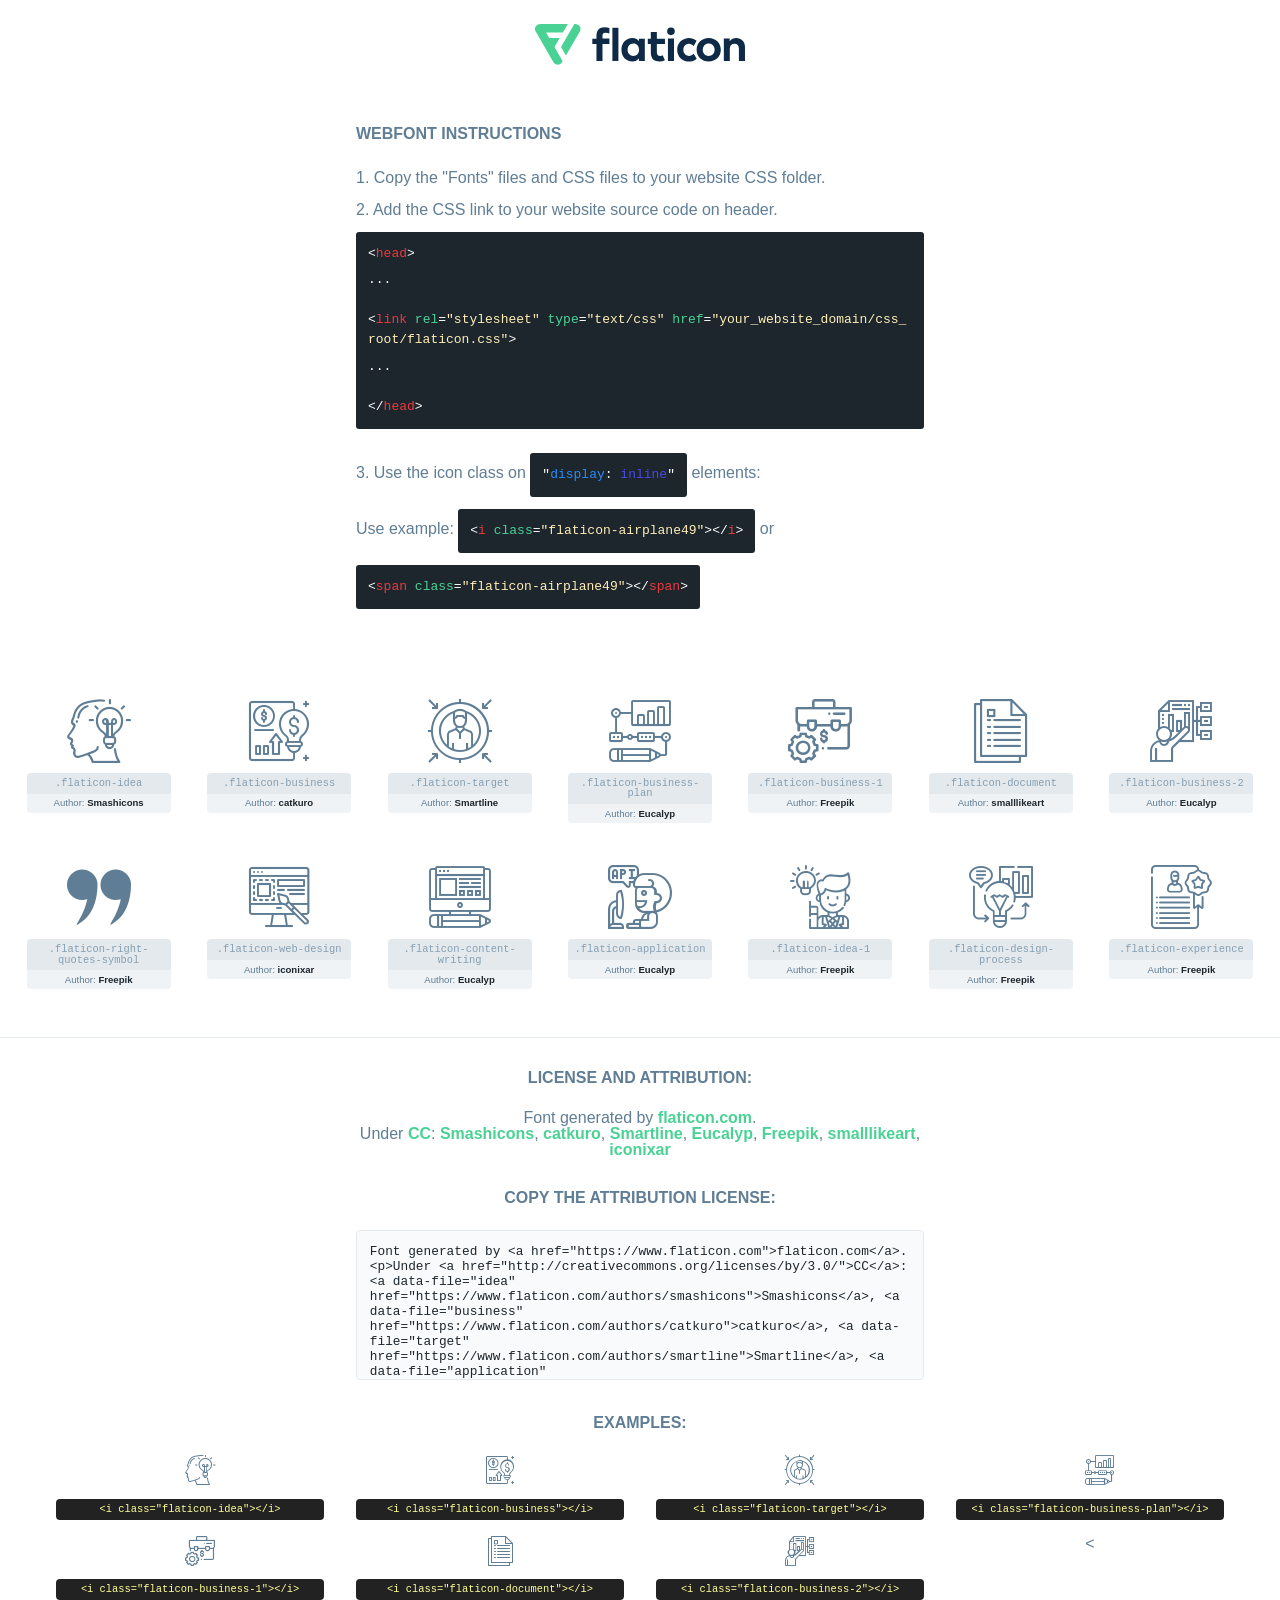
<file: assets/fonts/font/flaticon.html>
<!DOCTYPE html>
<html lang="en">
<head>
    <title>Flaticon Webfont</title>
    <link rel="stylesheet" type="text/css" href="flaticon.css"/>
    <meta charset="UTF-8">
    <style>
        html, body, div, span, applet, object, iframe,
        h1, h2, h3, h4, h5, h6, p, blockquote, pre,
        a, abbr, acronym, address, big, cite, code,
        del, dfn, em, img, ins, kbd, q, s, samp,
        small, strike, strong, sub, sup, tt, var,
        b, u, i, center,
        dl, dt, dd, ol, ul, li,
        fieldset, form, label, legend,
        table, caption, tbody, tfoot, thead, tr, th, td,
        article, aside, canvas, details, embed,
        figure, figcaption, footer, header, hgroup,
        menu, nav, output, ruby, section, summary,
        time, mark, audio, video {
            margin: 0;
            padding: 0;
            border: 0;
            font-size: 100%;
            font: inherit;
            vertical-align: baseline;
        }

        /* HTML5 display-role reset for older browsers */
        article, aside, details, figcaption, figure,
        footer, header, hgroup, menu, nav, section {
            display: block;
        }

        body {
            line-height: 1;
        }

        ol, ul {
            list-style: none;
        }

        blockquote, q {
            quotes: none;
        }

        blockquote:before, blockquote:after,
        q:before, q:after {
            content: '';
            content: none;
        }

        table {
            border-collapse: collapse;
            border-spacing: 0;
        }

        body {
            font-family: Helvetica, Arial, sans-serif;
            font-size: 16px;
            color: #5f7d95;
        }

        a {
            color: #4AD295;
            font-weight: bold;
            text-decoration: none;
        }

        * {
            -moz-box-sizing: border-box;
            -webkit-box-sizing: border-box;
            box-sizing: border-box;
            margin: 0;
            padding: 0;
        }

        [class^="flaticon-"]:before, [class*=" flaticon-"]:before, [class^="flaticon-"]:after, [class*=" flaticon-"]:after {
            font-family: Flaticon;
            font-size: 30px;
            font-style: normal;
            margin-left: 20px;
            color: #333;
        }

        .wrapper {
            max-width: 600px;
            margin: auto;
            padding: 0 1em;
        }

        .title {
            margin-bottom: 24px;
            text-transform: uppercase;
            font-weight: bold;
        }

        header {
            text-align: center;
            padding: 24px;
        }

        header .logo {
            width: 210px;
            height: auto;
            border: none;
            display: inline-block;
        }

        header strong {
            font-size: 28px;
            font-weight: 500;
            vertical-align: middle;
        }

        .demo {
            margin: 2em auto;
            line-height: 1.25em;
        }

        .demo ul li {
            margin-bottom: 12px;
        }

        .demo ul li code {
            background-color: #1D262D;
            border-radius: 3px;
            padding: 12px;
            display: inline-block;
            color: #fff;
            font-family: Consolas, Monaco, Lucida Console, Liberation Mono, DejaVu Sans Mono, Bitstream Vera Sans Mono, Courier New, monospace;
            font-weight: lighter;
            margin-top: 12px;
            font-size: 13px;
            word-break: break-all;
        }

        .demo ul li code .red {
            color: #EC3A3B;
        }

        .demo ul li code .green {
            color: #4AD295;
        }

        .demo ul li code .yellow {
            color: #FFEEB6;
        }

        .demo ul li code .blue {
            color: #2C8CF4;
        }

        .demo ul li code .purple {
            color: #4949E7;
        }

        .demo ul li code .dots {
            margin-top: 0.5em;
            display: block;
        }

        #glyphs {
            border-bottom: 1px solid #E3E9ED;
            padding: 2em 0;
            text-align: center;
        }

        .glyph {
            display: inline-block;
            width: 9em;
            margin: 1em;
            text-align: center;
            vertical-align: top;
            background: #FFF;
        }

        .glyph .flaticon {
            padding: 10px;
            display: block;
            font-family: "Flaticon";
            font-size: 64px;
            line-height: 1;
        }

        .glyph .flaticon:before {
            font-size: 64px;
            color: #5f7d95;
            margin-left: 0;
        }

        .class-name {
            font-size: 0.65em;
            background-color: #E3E9ED;
            color: #869FB2;
            border-radius: 4px 4px 0 0;
            padding: 0.5em;
            font-family: Consolas, Monaco, Lucida Console, Liberation Mono, DejaVu Sans Mono, Bitstream Vera Sans Mono, Courier New, monospace;
        }

        .author-name {
            font-size: 0.6em;
            background-color: #EFF3F6;
            border-top: 0;
            border-radius: 0 0 4px 4px;
            padding: 0.5em;
        }

        .author-name a {
            color: #1D262D;
        }

        .class-name:last-child {
            font-size: 10px;
            color: #888;
        }

        .class-name:last-child a {
            font-size: 10px;
            color: #555;
        }

        .glyph > input {
            display: block;
            width: 100px;
            margin: 5px auto;
            text-align: center;
            font-size: 12px;
            cursor: text;
        }

        .glyph > input.icon-input {
            font-family: "Flaticon";
            font-size: 16px;
            margin-bottom: 10px;
        }

        .attribution .title {
            margin-top: 2em;
        }

        .attribution textarea {
            background-color: #F8FAFB;
            color: #1D262D;
            padding: 1em;
            border: none;
            box-shadow: none;
            border: 1px solid #E3E9ED;
            border-radius: 4px;
            resize: none;
            width: 100%;
            height: 150px;
            font-size: 0.8em;
            font-family: Consolas, Monaco, Lucida Console, Liberation Mono, DejaVu Sans Mono, Bitstream Vera Sans Mono, Courier New, monospace;
            -webkit-appearance: none;
        }

        .attribution textarea:hover {
            border-color: #CFD9E0;
        }

        .attribution textarea:focus {
            border-color: #4AD295;
        }

        .iconsuse {
            margin: 2em auto;
            text-align: center;
            max-width: 1200px;
        }

        .iconsuse:after {
            content: '';
            display: table;
            clear: both;
        }

        .iconsuse .image {
            float: left;
            width: 25%;
            padding: 0 1em;
        }

        .iconsuse .image p {
            margin-bottom: 1em;
        }

        .iconsuse .image span {
            display: block;
            font-size: 0.65em;
            background-color: #222;
            color: #fff;
            border-radius: 4px;
            padding: 0.5em;
            color: #FFFF99;
            margin-top: 1em;
            font-family: Consolas, Monaco, Lucida Console, Liberation Mono, DejaVu Sans Mono, Bitstream Vera Sans Mono, Courier New, monospace;
        }

        .flaticon:before {
            color: #5f7d95;
        }

        #footer {
            text-align: center;
            background-color: #1D262D;
            color: #869FB2;
            padding: 12px;
            font-size: 14px;
        }

        #footer a {
            font-weight: normal;
        }

        @media (max-width: 960px) {
            .iconsuse .image {
                width: 50%;
            }
        }

        .preview {
            width: 100px;
            display: inline-block;
            margin: 10px;
        }

        .preview .inner {
            display: inline-block;
            width: 100%;
            text-align: center;
            background: #f5f5f5;
            -webkit-border-radius: 3px 3px 0 0;
            -moz-border-radius: 3px 3px 0 0;
            border-radius: 3px 3px 0 0;
        }

        .preview .inner  {
            line-height: 85px;
            font-size: 40px;
            color: #333;
        }

        .label {
            display: inline-block;
            width: 100%;
            box-sizing: border-box;
            padding: 5px;
            font-size: 10px;
            font-family: Monaco, monospace;
            color: #666;
            white-space: nowrap;
            overflow: hidden;
            text-overflow: ellipsis;
            background: #ddd;
            -webkit-border-radius: 0 0 3px 3px;
            -moz-border-radius: 0 0 3px 3px;
            border-radius: 0 0 3px 3px;
            color: #666;
        }
    </style>
</head>
<body>
    <header>
        <a href="https://www.flaticon.com/" target="_blank" class="logo">
            <svg xmlns="http://www.w3.org/2000/svg" viewBox="0 0 394.3 76.5">
                <path d="M156.6,69.4H145.3V7.1h11.3Z" style="fill:#0e2a47"/>
                <path d="M206.2,69.4h-11V64.8a15.4,15.4,0,0,1-12.6,5.7c-11.6,0-20.3-9.5-20.3-22.1s8.8-22.1,20.3-22.1a15.4,15.4,0,0,1,12.6,5.8V27.5h11Zm-32.4-21c0,6.4,4.2,11.6,10.8,11.6s10.8-4.9,10.8-11.6-4.4-11.6-10.8-11.6S173.9,42,173.9,48.4Z"
                      style="fill:#0e2a47"/>
                <path d="M262.5,13.7a7.2,7.2,0,0,1-14.4,0,7.2,7.2,0,1,1,14.4,0ZM261,69.4H249.6v-42H261Z"
                      style="fill:#0e2a47"/>
                <path id="_Trazado_" data-name="&lt;Trazado&gt;"
                      d="M139.6,17.8a16.6,16.6,0,0,0-8-1.4c-3.2.4-4.9,2-4.9,5.9v5.1h13V37.5h-13v32H115.4v-32h-7.8v-10h7.8V22.2c0-9.9,5.2-16.3,15-16.3a23.4,23.4,0,0,1,9.3,1.8Z"
                      style="fill:#0e2a47"/>
                <path d="M235.1,60c-3.5,0-6.3-1.9-6.3-7.1V37.5H244v-10H228.8V15H217.5V27.5h-5.7v10h5.7V53.7c0,10.9,5.3,16.8,15.7,16.8A22.9,22.9,0,0,0,244,68l-4.3-9.1A12.3,12.3,0,0,1,235.1,60Z"
                      style="fill:#0e2a47"/>
                <path d="M348.9,48.4c0,12.6-9.7,22.1-22.7,22.1s-22.7-9.4-22.7-22.1,9.6-22.1,22.7-22.1S348.9,35.8,348.9,48.4Zm-33.9,0c0,6.8,4.8,11.6,11.1,11.6s11.2-4.8,11.2-11.6-4.8-11.6-11.2-11.6S315.1,41.6,315.1,48.4Z"
                      style="fill:#0e2a47"/>
                <path d="M394.3,42.7V69.4H382.9V46.3c0-6.1-3-9.4-8.2-9.4s-8.9,3.2-8.9,9.5v23H354.6v-42h11v4.9c3-4.5,7.6-6.1,12.3-6.1C387.5,26.3,394.3,33,394.3,42.7Z"
                      style="fill:#0e2a47"/>
                <path d="M298,55.7h0a12.4,12.4,0,0,1-8.2,4.2h-.9l-1.8-.2a10,10,0,0,1-7.4-5.6,13.2,13.2,0,0,1-1.2-5.8,13,13,0,0,1,1.3-5.9,10.1,10.1,0,0,1,7.5-5.5h2.4a11.7,11.7,0,0,1,8.3,4.2l5.5-9.6a19.9,19.9,0,0,0-8.1-4.3,23.4,23.4,0,0,0-6.1-.8,25.2,25.2,0,0,0-7.5,1.1,20.9,20.9,0,0,0-8,4.6,21.9,21.9,0,0,0-6.8,16.4,21.9,21.9,0,0,0,6.7,16.3,20.9,20.9,0,0,0,8,4.6,25.2,25.2,0,0,0,7.7,1.2,23.6,23.6,0,0,0,6.2-.8,20,20,0,0,0,8.1-4.4Z"
                      style="fill:#0e2a47"/>
                <path d="M46.3,26.5H26.9L20.8,16H52.4L61.6,0H9.4A9.3,9.3,0,0,0,1.3,4.7a9.3,9.3,0,0,0,0,9.4L34.6,71.8a9.4,9.4,0,0,0,16.2,0l1.1-1.9L36.6,43.3Z"
                      style="fill:#4ad295"/>
                <path d="M84.2,4.7A9.3,9.3,0,0,0,76.1,0H73.8l-25,43.3,9.2,16L84.2,14A9.3,9.3,0,0,0,84.2,4.7Z"
                      style="fill:#4ad295"/>
            </svg>
        </a>
    </header>
    <section class="demo wrapper">

        <p class="title">Webfont Instructions</p>

        <ul>
            <li>
                <span class="num">1. </span>Copy the "Fonts" files and CSS files to your website CSS folder.
            </li>
            <li>
                <span class="num">2. </span>Add the CSS link to your website source code on header.
                <code class="big">
                    &lt;<span class="red">head</span>&gt;
                    <br/><span class="dots">...</span>
                    <br/>&lt;<span class="red">link</span> <span class="green">rel</span>=<span
                        class="yellow">"stylesheet"</span> <span class="green">type</span>=<span
                        class="yellow">"text/css"</span> <span class="green">href</span>=<span class="yellow">"your_website_domain/css_root/flaticon.css"</span>&gt;
                    <br/><span class="dots">...</span>
                    <br/>&lt;/<span class="red">head</span>&gt;
                </code>
            </li>

            <li>
                <p>
                    <span class="num">3. </span>Use the icon class on <code>"<span class="blue">display</span>:<span
                        class="purple"> inline</span>"</code> elements:
                    <br/>
                    Use example: <code>&lt;<span class="red">i</span> <span class="green">class</span>=<span class="yellow">&quot;flaticon-airplane49&quot;</span>&gt;&lt;/<span
                        class="red">i</span>&gt;</code> or <code>&lt;<span class="red">span</span> <span
                        class="green">class</span>=<span class="yellow">&quot;flaticon-airplane49&quot;</span>&gt;&lt;/<span
                        class="red">span</span>&gt;</code>
            </li>
        </ul>

    </section>
    <section id="glyphs">
            <div class="glyph">
                <i class="flaticon flaticon-idea"></i>
                <div class="class-name">.flaticon-idea</div>
                <div class="author-name">Author: <a data-file="idea" href="https://www.flaticon.com/authors/smashicons">Smashicons</a> </div>
            </div>

            <div class="glyph">
                <i class="flaticon flaticon-business"></i>
                <div class="class-name">.flaticon-business</div>
                <div class="author-name">Author: <a data-file="business" href="https://www.flaticon.com/authors/catkuro">catkuro</a> </div>
            </div>

            <div class="glyph">
                <i class="flaticon flaticon-target"></i>
                <div class="class-name">.flaticon-target</div>
                <div class="author-name">Author: <a data-file="target" href="https://www.flaticon.com/authors/smartline">Smartline</a> </div>
            </div>

            <div class="glyph">
                <i class="flaticon flaticon-business-plan"></i>
                <div class="class-name">.flaticon-business-plan</div>
                <div class="author-name">Author: <a data-file="business-plan" href="https://www.flaticon.com/authors/eucalyp">Eucalyp</a> </div>
            </div>

            <div class="glyph">
                <i class="flaticon flaticon-business-1"></i>
                <div class="class-name">.flaticon-business-1</div>
                <div class="author-name">Author: <a data-file="business-1" href="http://www.freepik.com">Freepik</a> </div>
            </div>

            <div class="glyph">
                <i class="flaticon flaticon-document"></i>
                <div class="class-name">.flaticon-document</div>
                <div class="author-name">Author: <a data-file="document" href="https://www.flaticon.com/authors/smalllikeart">smalllikeart</a> </div>
            </div>

            <div class="glyph">
                <i class="flaticon flaticon-business-2"></i>
                <div class="class-name">.flaticon-business-2</div>
                <div class="author-name">Author: <a data-file="business-2" href="https://www.flaticon.com/authors/eucalyp">Eucalyp</a> </div>
            </div>

            <div class="glyph">
                <i class="flaticon flaticon-right-quotes-symbol"></i>
                <div class="class-name">.flaticon-right-quotes-symbol</div>
                <div class="author-name">Author: <a data-file="right-quotes-symbol" href="http://www.freepik.com">Freepik</a> </div>
            </div>

            <div class="glyph">
                <i class="flaticon flaticon-web-design"></i>
                <div class="class-name">.flaticon-web-design</div>
                <div class="author-name">Author: <a data-file="web-design" href="https://www.flaticon.com/authors/iconixar">iconixar</a> </div>
            </div>

            <div class="glyph">
                <i class="flaticon flaticon-content-writing"></i>
                <div class="class-name">.flaticon-content-writing</div>
                <div class="author-name">Author: <a data-file="content-writing" href="https://www.flaticon.com/authors/eucalyp">Eucalyp</a> </div>
            </div>

            <div class="glyph">
                <i class="flaticon flaticon-application"></i>
                <div class="class-name">.flaticon-application</div>
                <div class="author-name">Author: <a data-file="application" href="https://www.flaticon.com/authors/eucalyp">Eucalyp</a> </div>
            </div>

            <div class="glyph">
                <i class="flaticon flaticon-idea-1"></i>
                <div class="class-name">.flaticon-idea-1</div>
                <div class="author-name">Author: <a data-file="idea-1" href="http://www.freepik.com">Freepik</a> </div>
            </div>

            <div class="glyph">
                <i class="flaticon flaticon-design-process"></i>
                <div class="class-name">.flaticon-design-process</div>
                <div class="author-name">Author: <a data-file="design-process" href="http://www.freepik.com">Freepik</a> </div>
            </div>

            <div class="glyph">
                <i class="flaticon flaticon-experience"></i>
                <div class="class-name">.flaticon-experience</div>
                <div class="author-name">Author: <a data-file="experience" href="http://www.freepik.com">Freepik</a> </div>
            </div>

    </section>

    <section class="attribution wrapper"   style="text-align:center;">

        <div class="title">License and attribution:</div><div class="attrDiv">Font generated by <a href="https://www.flaticon.com">flaticon.com</a>. <div><p>Under <a href="http://creativecommons.org/licenses/by/3.0/">CC</a>: <a data-file="idea" href="https://www.flaticon.com/authors/smashicons">Smashicons</a>, <a data-file="business" href="https://www.flaticon.com/authors/catkuro">catkuro</a>, <a data-file="target" href="https://www.flaticon.com/authors/smartline">Smartline</a>, <a data-file="application" href="https://www.flaticon.com/authors/eucalyp">Eucalyp</a>, <a data-file="experience" href="http://www.freepik.com">Freepik</a>, <a data-file="document" href="https://www.flaticon.com/authors/smalllikeart">smalllikeart</a>, <a data-file="web-design" href="https://www.flaticon.com/authors/iconixar">iconixar</a></p>  </div>
        </div>
        <div class="title">Copy the Attribution License:</div>

        <textarea onclick="this.focus();this.select();">Font generated by &lt;a href=&quot;https://www.flaticon.com&quot;&gt;flaticon.com&lt;/a&gt;. <p>Under <a href="http://creativecommons.org/licenses/by/3.0/">CC</a>: <a data-file="idea" href="https://www.flaticon.com/authors/smashicons">Smashicons</a>, <a data-file="business" href="https://www.flaticon.com/authors/catkuro">catkuro</a>, <a data-file="target" href="https://www.flaticon.com/authors/smartline">Smartline</a>, <a data-file="application" href="https://www.flaticon.com/authors/eucalyp">Eucalyp</a>, <a data-file="experience" href="http://www.freepik.com">Freepik</a>, <a data-file="document" href="https://www.flaticon.com/authors/smalllikeart">smalllikeart</a>, <a data-file="web-design" href="https://www.flaticon.com/authors/iconixar">iconixar</a></p> 
        </textarea>

    </section>

    <section class="iconsuse">

        <div class="title">Examples:</div>
            <div class="image">
                <p>
                    <i class="flaticon flaticon-idea"></i>
                    <span>&lt;i class=&quot;flaticon-idea&quot;&gt;&lt;/i&gt;</span>
                </p>
            </div>
            <div class="image">
                <p>
                    <i class="flaticon flaticon-business"></i>
                    <span>&lt;i class=&quot;flaticon-business&quot;&gt;&lt;/i&gt;</span>
                </p>
            </div>
            <div class="image">
                <p>
                    <i class="flaticon flaticon-target"></i>
                    <span>&lt;i class=&quot;flaticon-target&quot;&gt;&lt;/i&gt;</span>
                </p>
            </div>
            <div class="image">
                <p>
                    <i class="flaticon flaticon-business-plan"></i>
                    <span>&lt;i class=&quot;flaticon-business-plan&quot;&gt;&lt;/i&gt;</span>
                </p>
            </div>
            <div class="image">
                <p>
                    <i class="flaticon flaticon-business-1"></i>
                    <span>&lt;i class=&quot;flaticon-business-1&quot;&gt;&lt;/i&gt;</span>
                </p>
            </div>
            <div class="image">
                <p>
                    <i class="flaticon flaticon-document"></i>
                    <span>&lt;i class=&quot;flaticon-document&quot;&gt;&lt;/i&gt;</span>
                </p>
            </div>
            <div class="image">
                <p>
                    <i class="flaticon flaticon-business-2"></i>
                    <span>&lt;i class=&quot;flaticon-business-2&quot;&gt;&lt;/i&gt;</span>
                </p>
            </div>
            <
</file>
<file: assets/fonts/font/flaticon.css>
@charset "UTF-8";
@font-face {
  font-family: "flaticon";
  src: url("./flaticon.ttf?578760c2a324a05ed5fbdf5972e6b135") format("truetype"), url("./flaticon.woff?578760c2a324a05ed5fbdf5972e6b135") format("woff"), url("./flaticon.woff2?578760c2a324a05ed5fbdf5972e6b135") format("woff2"), url("./flaticon.eot?578760c2a324a05ed5fbdf5972e6b135#iefix") format("embedded-opentype"), url("./flaticon.svg?578760c2a324a05ed5fbdf5972e6b135#flaticon") format("svg");
}

i[class^="flaticon-"]:before, i[class*=" flaticon-"]:before {
  font-family: flaticon !important;
  font-style: normal;
  font-weight: normal !important;
  font-variant: normal;
  text-transform: none;
  line-height: 1;
  -webkit-font-smoothing: antialiased;
  -moz-osx-font-smoothing: grayscale;
}

.flaticon-idea:before {
  content: "";
}

.flaticon-business:before {
  content: "";
}

.flaticon-target:before {
  content: "";
}

.flaticon-business-plan:before {
  content: "";
}

.flaticon-business-1:before {
  content: "";
}

.flaticon-document:before {
  content: "";
}

.flaticon-business-2:before {
  content: "";
}

.flaticon-right-quotes-symbol:before {
  content: "";
}

.flaticon-web-design:before {
  content: "";
}

.flaticon-content-writing:before {
  content: "";
}

.flaticon-application:before {
  content: "";
}

.flaticon-idea-1:before {
  content: "";
}

.flaticon-design-process:before {
  content: "";
}

.flaticon-experience:before {
  content: "";
}
/*# sourceMappingURL=flaticon.css.map */
</file>
<file: assets/css/barfiller.css>
.barfiller {
  width: 100%;
  height: 12px;
  background: #fcfcfc;
  border: 1px solid #ccc;
  position: relative;
  margin-bottom: 20px;
  box-shadow: inset 1px 4px 9px -6px rgba(0,0,0,.5);
  -moz-box-shadow: inset 1px 4px 9px -6px rgba(0,0,0,.5);
}

.barfiller .fill {
  display: block;
  position: relative;
  width: 0px;
  height: 100%;
  background: #333;
  z-index: 1;
}

.barfiller .tipWrap { display: none; }

.barfiller .tip {
  margin-top: -30px;
  padding: 2px 4px;
  font-size: 11px;
  color: #fff;
  left: 0px;
  position: absolute;
  z-index: 2;
  background: #333;
}

.barfiller .tip:after {
  border: solid;
  border-color: rgba(0,0,0,.8) transparent;
  border-width: 6px 6px 0 6px;
  content: "";
  display: block;
  position: absolute;
  left: 9px;
  top: 100%;
  z-index: 9
}
</file>
<file: assets/css/style.css>
/*
@File: Gliter Template Styles

* This file contains the styling for the actual template, this
is the file you need to edit to change the look of the
template.

This files table contents are outlined below>>>>>

*******************************************
*******************************************

** - Default CSS
** - Navbar CSS
** - Buttons
** - Index 01 Banner Area
** - Index 01 Features Area
** - Index 01 About Area
** - Index 01 Services Area
** - Index 01 Why Only We Area
** - Index 01 Project Area
** - Index 01 Fun Facts Area 
** - Index 01 Team Area
** - Index 01 Why Choose US Area
** - Index 01 Testimonial Area
** - Index 01 Booking Area
** - Index 01 Blog Area

** - Index 02 Banner Area
** - Index 02 Features Area
** - Index 02 About Area
** - Index 02 Services Area
** - Index 02 Why Only We Area
** - Index 02 Fun Facts Area 
** - Index 02 Team Area
** - Index 02 Why Choose US Area
** - Index 02 Testimonial Area
** - Index 02 Blog Area

** - Index 03 Banner Area
** - Index 03 Features Area
** - Index 03 About Area
** - Index 03 Services Area
** - Index 03 Why Only We Area
** - Index 03 Project Area
** - Index 03 Fun Facts Area 
** - Index 03 Team Area
** - Index 03 Why Choose US Area
** - Index 03 Testimonial Area
** - Index 03 Blog Area


*/
@import url("https://fonts.googleapis.com/css2?family=Barlow+Condensed:ital,wght@0,100;0,200;0,300;0,400;0,500;0,600;0,700;0,800;0,900;1,100;1,200;1,300;1,400;1,500;1,600;1,700;1,800;1,900&display=swap");
@import url("https://fonts.googleapis.com/css2?family=Mulish:ital,wght@0,200;0,300;0,400;0,500;0,600;0,700;0,800;0,900;1,200;1,300;1,400;1,500;1,600;1,700;1,800;1,900&display=swap");
:root {
  --fontFamily: 'Barlow Condensed', sans-serif;
  --fontFamily2: 'Mulish', sans-serif;
  --mainColor: #3f9f42;
  --whiteColor: #ffffff;
  --fixWhiteColor: #ffffff;
  --blackColor: #071327;
  --fix-blackColor: #071327;
  --paragraphColor: #666666;
  --f8f8f8: #f8f8f8;
  --card-title-fontSize: 24px;
  --fontSize: 16px;
  --transition: 0.5s;
  --boxShadow:  rgba(17, 17, 26, 0.1) 0px 0px 16px;
}

body {
  margin: 0px;
  padding: 0px;
  -webkit-box-sizing: border-box;
          box-sizing: border-box;
  background-color: var(--whiteColor);
}

.h1, .h2, .h3, .h4, .h5, .h6, h1, h2, h3, h4, h5, h6 {
  font-family: var(--fontFamily);
}

a {
  -webkit-transition: var(--transition);
  transition: var(--transition);
  color: var(--blackColor);
  text-decoration: none;
  outline: 0 !important;
}

a:hover {
  color: var(--mainColor);
  text-decoration: none;
}

:focus {
  outline: 0 !important;
  -webkit-box-shadow: none !important;
          box-shadow: none !important;
}

.form-control {
  border: 1px solid transparent !important;
  -webkit-transition: .5s ease-in-out;
  transition: .5s ease-in-out;
}

.form-control:focus {
  border: 1px solid var(--mainColor) !important;
}

img {
  max-width: 100%;
  height: auto;
}

p {
  font-family: var(--fontFamily2);
  color: var(--paragraphColor);
  font-size: var(--fontSize);
  margin-bottom: 15px;
  line-height: 1.8;
}

p:last-child {
  margin-bottom: 0;
}

.ptb-100 {
  padding-top: 100px;
  padding-bottom: 100px;
}

.pt-100 {
  padding-top: 100px;
}

.pb-100 {
  padding-bottom: 100px;
}

.ptb-70 {
  padding-top: 70px;
  padding-bottom: 70px;
}

.pt-70 {
  padding-top: 70px;
}

.pb-70 {
  padding-bottom: 70px;
}

.pt-30 {
  padding-top: 0px;
}

.pl-20 {
  padding-left: 20px;
}

.pr-20 {
  padding-right: 20px;
}

.mt-30 {
  margin-top: 30px;
}

.mb-30 {
  margin-bottom: 30px;
}

.mb-10 {
  margin-bottom: 10px;
}

.section-content {
  margin-top: 20px;
}

.d-table {
  width: 100%;
  height: 100%;
}

.d-table-cell {
  vertical-align: middle;
}

.sticky {
  position: fixed !important;
  top: 0;
  left: 0;
  width: 100%;
  z-index: 99999;
  padding: 0px;
  background-color: var(--whiteColor) !important;
  -webkit-transition: 0.5s ease-in-out;
  transition: 0.5s ease-in-out;
  -webkit-box-shadow: 0 2px 28px 0 rgba(0, 0, 0, 0.09);
          box-shadow: 0 2px 28px 0 rgba(0, 0, 0, 0.09);
  -webkit-animation: 500ms ease-in-out 0s normal none 1 running fadeInDown;
          animation: 500ms ease-in-out 0s normal none 1 running fadeInDown;
}

.container-fluid {
  padding-left: 50px;
  padding-right: 50px;
}

.bg-0a0144 {
  background-color: #0a0144;
}

.bg-f8f8f8 {
  background-color: #f8f8f8;
}

.bg-071327 {
  background-color: #071327;
}

.bg-f8f9fc {
  background-color: #f8f9fc;
}

.bg-f6f2ef {
  background-color: #f6f2ef;
}

/*================================================
Topbar Area CSS
=================================================*/
.topbar-content {
  padding: 5px 30px;
  position: relative;
  z-index: 9;
}

.topbar-left-side ul {
  margin: 0px;
  padding: 0px;
  list-style: none;
}

.topbar-left-side ul li {
  display: inline-block;
  margin-right: 10px;
  padding: 5px 0px;
  font-size: 15px;
  font-family: var(--fontFamily2);
}

.topbar-left-side ul li i {
  margin-right: 3px;
  color: var(--mainColor);
}

.topbar-left-side ul li a {
  color: rgba(255, 255, 255, 0.8);
}

.topbar-right-area {
  display: -webkit-box;
  display: -ms-flexbox;
  display: flex;
  -webkit-box-align: center;
      -ms-flex-align: center;
          align-items: center;
  -webkit-box-pack: end;
      -ms-flex-pack: end;
          justify-content: end;
}

.topbar-right-area .option-select-area {
  margin-left: 15px;
  margin-right: 15px;
}

.topbar-right-area .option-select-area .fa-globe {
  color: var(--mainColor);
}

.topbar-right-area .topbar-social-icons ul {
  margin: 0px;
  padding: 0px;
  list-style: none;
}

.topbar-right-area .topbar-social-icons ul li {
  display: inline-block;
}

.topbar-right-area .topbar-social-icons ul li a {
  width: 25px;
  height: 25px;
  padding-top: 1px;
  font-size: 12px;
  border-radius: 50%;
  display: -webkit-inline-box;
  display: -ms-inline-flexbox;
  display: inline-flex;
  -webkit-box-align: center;
      -ms-flex-align: center;
          align-items: center;
  -webkit-box-pack: center;
      -ms-flex-pack: center;
          justify-content: center;
  color: var(--fixWhiteColor);
  background-color: #707070;
}

.topbar-right-area .topbar-social-icons ul li a:hover {
  color: var(--fixWhiteColor);
  background-color: var(--mainColor);
}

/*================================================
Select Area CSS
=================================================*/
.nice-select {
  border: 0px;
  background-color: transparent;
  height: auto;
  width: 100%;
  line-height: unset;
  font-size: var(--fontSize);
  font-family: var(--fontFamily2);
  padding-top: 0px;
  padding-bottom: 0px;
  padding-left: 23px;
  padding-right: 15px;
}

.nice-select .selected {
  color: var(--mainColor);
}

.nice-select .list {
  width: 100%;
  z-index: 9999;
}

.option-select-area {
  position: relative;
  display: inline-block;
  max-width: 100%;
  color: var(--paragraphColor);
}

.option-select-area .fa-globe {
  position: absolute;
  top: 6px;
  left: 0;
  z-index: 99;
  color: var(--fixWhiteColor);
}

.option-select-area .nice-select .list {
  width: 85px;
  z-index: 999;
}

.option-select-area .nice-select::after {
  right: 2px;
  width: 7px;
  height: 7px;
  color: var(--fixWhiteColor);
}

.option-select-area .nice-select .current {
  color: var(--fixWhiteColor);
  font-size: 14px;
}

.option-select-area .nice-select .option {
  color: var(--fix-blackColor);
}

.option-select-area .nice-select .selected {
  color: var(--mainColor);
}

/*================================================
Navbar Area CSS
=================================================*/
a.meanmenu-reveal {
  display: none;
}

.mean-container .mean-bar {
  float: left;
  width: 100%;
  position: absolute;
  background: transparent;
  padding: 20px 0 0;
  z-index: 2;
  height: 60px;
  text-transform: capitalize;
  -webkit-box-sizing: content-box;
  box-sizing: content-box;
}

.mean-container .mean-bar * {
  -webkit-box-sizing: content-box;
  box-sizing: content-box;
}

.mean-container a.meanmenu-reveal {
  width: 35px;
  height: 30px;
  padding: 12px 15px 0 0;
  position: absolute;
  right: 0;
  top: 50%;
  cursor: pointer;
  -webkit-transform: translateY(-50%);
          transform: translateY(-50%);
  color: var(--mainColor);
  text-decoration: none;
  font-size: 16px;
  text-indent: -9999em;
  line-height: 22px;
  font-size: 1px;
  display: block;
  font-weight: 700;
}

.mean-container a.meanmenu-reveal span {
  display: block;
  background: var(--mainColor);
  height: 4px;
  margin-top: 5px;
  border-radius: 3px;
}

.mean-container .mean-nav {
  float: left;
  width: 100%;
  background: var(--whiteColor);
  margin-top: 64px;
}

.mean-container .mean-nav ul {
  padding: 0;
  margin: 0;
  width: 100%;
  border: none;
  list-style-type: none;
}

.mean-container .mean-nav ul li {
  position: relative;
  float: left;
  width: 100%;
}

.mean-container .mean-nav ul li a {
  display: block;
  float: left;
  width: 90%;
  padding: 1em 5%;
  margin: 0;
  text-align: left;
  color: #677294;
  border-top: 1px solid #dbeefd;
  text-decoration: none;
  text-transform: capitalize;
}

.mean-container .mean-nav ul li a:hover {
  background: var(--whiteColor);
}

.mean-container .mean-nav ul li a.active {
  color: var(--whiteColor);
}

.mean-container .mean-nav ul li li a {
  width: 80%;
  padding: 1em 10%;
  color: #677294;
  border-top: 1px solid #dbeefd;
  opacity: 1;
  filter: alpha(opacity=75);
  text-shadow: none !important;
  visibility: visible;
  text-transform: none;
  font-size: 15px;
  text-transform: capitalize;
}

.mean-container .mean-nav ul li li li a {
  width: 70%;
  padding: 1em 15%;
}

.mean-container .mean-nav ul li li li li a {
  width: 60%;
  padding: 1em 20%;
}

.mean-container .mean-nav ul li li li li li a {
  width: 50%;
  padding: 1em 25%;
}

.mean-container .mean-nav ul li a.mean-expand {
  margin-top: 3px;
  width: 100%;
  height: 24px;
  padding: 12px !important;
  text-align: right;
  position: absolute;
  right: 0;
  top: 0;
  z-index: 2;
  font-weight: 700;
  background: transparent !important;
  border: none !important;
}

.mean-container .mean-nav ul li.mean-last a {
  border-bottom: none;
  margin-bottom: 0;
}

.mean-container .mean-nav .navbar-nav {
  overflow-y: scroll;
  height: 100%;
}

.mean-container .mean-push {
  float: left;
  width: 100%;
  padding: 0;
  margin: 0;
  clear: both;
}

.mean-nav .wrapper {
  width: 100%;
  padding: 0;
  margin: 0;
}

.mean-nav .dropdown-toggle::after {
  display: none;
}

.mean-remove {
  display: none !important;
}

.mobile-nav {
  display: none;
  position: relative;
}

.btn-check:focus + .btn-primary,
.btn-primary:focus {
  background-color: var(--whiteColor);
  color: var(--blackColor);
}

.btn-primary,
.btn-primary:active {
  background-color: var(--whiteColor) !important;
  color: var(--blackColor) !important;
  border-color: var(--blackColor) !important;
}

.mobile-nav.mean-container .mean-nav ul li a.active {
  color: var(--mainColor);
}

/* Fix for box sizing on Foundation Framework etc. */
.main-nav {
  background-color: transparent;
}

.main-nav nav ul {
  padding: 0;
  margin: 0;
  list-style-type: none;
}

.main-nav nav .navbar-nav {
  margin-left: auto;
  margin-right: auto;
}

.main-nav nav .navbar-nav .nav-item {
  position: relative;
  padding: 15px 0;
}

.main-nav nav .navbar-nav .nav-item a {
  padding: 0;
  -webkit-transition: .5s;
  transition: .5s;
  position: relative;
  color: var(--blackColor);
  font-size: 15px;
  font-weight: 700;
  font-family: var(--fontFamily2);
  margin-left: 14px;
  margin-right: 14px;
}

.main-nav nav .navbar-nav .nav-item a i {
  right: 0;
  top: 7px;
  font-size: 12px;
  position: absolute;
}

.main-nav nav .navbar-nav .nav-item a:hover {
  color: var(--mainColor);
  -webkit-transition: 0.5s;
  transition: 0.5s;
}

.main-nav nav .navbar-nav .nav-item a.dropdown-toggle {
  padding-right: 15px;
  position: relative;
}

.main-nav nav .navbar-nav .nav-item a.dropdown-toggle::after {
  content: '\f107';
  font-family: "Font Awesome 5 Free";
  position: absolute;
  top: 2px;
  right: 0;
  border: 0px;
  font-size: 13px;
}

.main-nav nav .navbar-nav .nav-item a.active {
  color: var(--mainColor);
  -webkit-transition: 0.5s;
  transition: 0.5s;
}

.main-nav nav .navbar-nav .nav-item:hover a {
  color: var(--mainColor);
}

.main-nav nav .navbar-nav .nav-item:hover ul {
  opacity: 1;
  -webkit-transform: rotateY(0deg);
          transform: rotateY(0deg);
  visibility: visible;
}

.main-nav nav .navbar-nav .nav-item .dropdown-menu {
  left: 0;
  top: 60px;
  opacity: 0;
  z-index: 99;
  width: 200px;
  border: none;
  display: block;
  border-radius: 0px;
  visibility: hidden;
  position: absolute;
  -webkit-transform: rotateX(-20deg);
          transform: rotateX(-20deg);
  -webkit-transform-origin: top;
          transform-origin: top;
  background: var(--whiteColor);
  -webkit-transition: all 0.5s ease-in-out;
  transition: all 0.5s ease-in-out;
  -webkit-box-shadow: 0px 0px 15px 0px rgba(0, 0, 0, 0.1);
          box-shadow: 0px 0px 15px 0px rgba(0, 0, 0, 0.1);
  padding-top: 10px;
  padding-left: 0px;
  padding-right: 0px;
  padding-bottom: 10px;
}

.main-nav nav .navbar-nav .nav-item .dropdown-menu li {
  position: relative;
  padding: 0;
}

.main-nav nav .navbar-nav .nav-item .dropdown-menu li a {
  margin: 0;
  display: block;
  padding: 7px 20px;
  color: var(--blackColor);
  border-bottom: 1px dashed transparent;
  font-size: 15px;
  font-weight: 600;
}

.main-nav nav .navbar-nav .nav-item .dropdown-menu li a i {
  top: 50%;
  position: absolute;
  right: 10px !important;
  -webkit-transform: translateY(-50%);
          transform: translateY(-50%);
}

.main-nav nav .navbar-nav .nav-item .dropdown-menu li a::before {
  content: '\f0da';
  font-size: 0px;
  color: var(--mainColor);
  -webkit-transition: .2s ease;
  transition: .2s ease;
  position: absolute;
  top: 50%;
  left: 10px;
  -webkit-transform: translateY(-50%);
          transform: translateY(-50%);
  z-index: 99;
}

.main-nav nav .navbar-nav .nav-item .dropdown-menu li a:hover, .main-nav nav .navbar-nav .nav-item .dropdown-menu li a.active {
  color: var(--mainColor);
  padding-left: 25px;
}

.main-nav nav .navbar-nav .nav-item .dropdown-menu li a:hover::before, .main-nav nav .navbar-nav .nav-item .dropdown-menu li a.active::before {
  font-size: 15px;
}

.main-nav nav .navbar-nav .nav-item .dropdown-menu li .dropdown-menu {
  position: absolute;
  left: 101%;
  top: 0;
  opacity: 0 !important;
  visibility: hidden !important;
}

.main-nav nav .navbar-nav .nav-item .dropdown-menu li .dropdown-menu li .dropdown-menu {
  top: 20px;
  left: 100%;
  position: absolute;
  opacity: 0 !important;
  visibility: hidden !important;
}

.main-nav nav .navbar-nav .nav-item .dropdown-menu li .dropdown-menu li a {
  color: var(--blackColor);
}

.main-nav nav .navbar-nav .nav-item .dropdown-menu li .dropdown-menu li a:hover, .main-nav nav .navbar-nav .nav-item .dropdown-menu li .dropdown-menu li a.active {
  color: var(--mainColor);
}

.main-nav nav .navbar-nav .nav-item .dropdown-menu li:hover .dropdown-menu {
  opacity: 1 !important;
  visibility: visible !important;
  top: -5px !important;
}

.main-nav nav .navbar-nav .nav-item .dropdown-menu li:hover .dropdown-menu li:hover .dropdown-menu {
  opacity: 1 !important;
  visibility: visible !important;
  top: -5px !important;
}

.main-nav nav .navbar-nav .nav-item .dropdown-menu li:hover a {
  color: var(--mainColor);
}

.main-nav nav .navbar-nav .nav-item:last-child .dropdown-menu {
  left: auto;
  right: 0;
}

.navbar-light .navbar-brand {
  color: var(--mainColor);
  font-weight: bold;
  text-transform: uppercase;
}

.navbar-light .navbar-brand:hover {
  color: var(--mainColor);
  font-weight: bold;
  text-transform: uppercase;
}

.mean-container .mean-bar {
  position: relative;
}

.mobile-nav .menu-sidebar-small-device {
  display: none;
  margin: 0px;
  padding: 0px;
  list-style: none;
  position: absolute;
  top: 15px;
  right: 47px;
}

.mobile-nav .menu-sidebar-small-device .uni-button {
  padding: 5px 10px;
}

.menu-sidebar ul {
  margin: 0px;
  padding: 0px;
  list-style: none;
  display: -webkit-box;
  display: -ms-flexbox;
  display: flex;
  -webkit-box-align: center;
      -ms-flex-align: center;
          align-items: center;
}

.menu-sidebar ul li {
  margin-left: 15px;
  line-height: 1;
}

.menu-sidebar ul li .default-button {
  margin-bottom: -3px;
}

.menu-small-device {
  display: none;
  position: absolute;
  right: 80px;
  top: 14px;
  margin: 0px;
  padding: 0px;
  list-style: none;
}

.menu-small-device li {
  list-style: none;
  display: inline-block;
}

/*================================================
Index 01 Header Area CSS
=================================================*/
.header-1 {
  position: absolute;
  top: 0;
  left: 0px;
  right: 0px;
  width: 100%;
}

.header-1 .navbar {
  padding: 10px 30px;
  border-radius: 0px 0px 10px 10px;
  background-color: rgba(0, 0, 0, 0.5);
  position: relative;
  z-index: 5;
}

.header-1 .navbar .navbar-nav .nav-item a {
  color: var(--fixWhiteColor);
}

.header-1 .navbar .navbar-nav .nav-item .dropdown-menu {
  top: 68px;
}

.header-1 .sticky {
  background-color: #000000 !important;
}

/*================================================
Index 02 Header Area CSS
=================================================*/
.header-area-2 {
  position: absolute;
  top: 0;
  left: 0px;
  right: 0px;
  width: 100%;
}

.header-area-2 .navbar {
  background-color: rgba(255, 255, 255, 0);
  position: relative;
  z-index: 5;
}

/*================================================
Index 03 Header Area CSS
=================================================*/
.header-3 .navbar {
  padding-left: 0px;
  padding-right: 0px;
  padding-top: 13px;
  padding-bottom: 10px;
  background-color: transparent;
}

/*================================================
Popup Area CSS
=================================================*/
.popup-button {
  border: 0px;
  font-size: 18px;
  border-radius: 0px;
  -webkit-transition: .5s ease-in-out;
  transition: .5s ease-in-out;
  background-color: var(--mainColor);
  color: var(--whiteColor);
  width: 50px;
  height: 41px;
  display: inline-block;
}

.popup {
  top: 0;
  left: 0;
  width: 100%;
  height: 100%;
  position: fixed;
  z-index: 99999;
  visibility: hidden;
  background-color: #000000d4;
}

.popup .popup-content {
  width: 0%;
  height: 100%;
  opacity: 0;
  margin-left: 0;
  margin-right: auto;
}

.popup .popup-content .close-btn {
  position: absolute;
  top: 20px;
  right: 20px;
  background-color: transparent;
  color: var(--mainColor);
  border: 0px;
  font-size: 30px;
}

.popup .popup-content form {
  top: 20%;
  left: 50%;
  width: 80%;
  visibility: hidden;
  position: absolute;
  -webkit-transform: translate(-50%, -50%);
          transform: translate(-50%, -50%);
}

.popup .popup-content form .search-box {
  border-radius: 10px;
  border: 1px solid var(--mainColor);
}

.popup .popup-content form .search-box input {
  padding: 5px 20px;
}

.popup .popup-content form .search-box .form-control {
  border-radius: 10px;
  border: 0px solid transparent !important;
}

.popup .popup-content form .search-box .btn {
  padding: 5px 15px;
  color: var(--whiteColor);
  border-radius: 10px;
  background-color: var(--mainColor);
  font-size: 25px;
}

.popup .hi {
  -webkit-transition: .5s ease-in-out;
  transition: .5s ease-in-out;
  -webkit-transition-delay: .2s;
          transition-delay: .2s;
  opacity: 1;
  width: 100%;
  background-color: rgba(0, 0, 0, 0.5);
}

.popup .hi form {
  visibility: visible;
  top: 50% !important;
  -webkit-transition: 1s ease-in-out;
  transition: 1s ease-in-out;
}

/*================================================
menu-small-device Area CSS
=================================================*/
.small-device-popup-btn {
  border: 0px;
  border-radius: 5px;
  font-size: 20px;
  -webkit-transition: .5s ease-in-out;
  transition: .5s ease-in-out;
  color: var(--mainColor);
  background-color: transparent;
  margin-right: 15px;
}

.small-device-popup-btn:hover {
  color: var(--mainColor);
}

.small-device-popup {
  top: 0;
  right: 0;
  width: 0px;
  height: 100%;
  position: fixed;
  z-index: 999999;
  visibility: hidden;
  background-color: #000000;
  -webkit-transition: .5s ease-in-out;
  transition: .5s ease-in-out;
}

.small-device-popup .sidebar-popup-content {
  height: 100%;
  opacity: 0;
  margin-left: 0;
  margin-right: auto;
}

.small-device-popup .sidebar-popup-content .close-btn {
  position: absolute;
  top: 20px;
  right: 20px;
  background-color: transparent;
  color: var(--mainColor);
  border: 0px;
  font-size: 30px;
  z-index: 99;
}

.small-device-popup .sidebar-popup-content .sdp-content {
  padding: 100px 15px 50px 25px;
  position: relative;
  text-align: center;
}

.small-device-popup .sidebar-popup-content .sdp-content .footer-social-icons {
  display: -webkit-box;
  display: -ms-flexbox;
  display: flex;
  -webkit-box-align: center;
      -ms-flex-align: center;
          align-items: center;
  margin-top: 30px;
}

.small-device-popup .sidebar-popup-content .sdp-content .footer-social-icons span {
  margin-right: 10px;
  color: var(--whiteColor);
  font-size: 15px;
  font-weight: 600;
  font-family: var(--fontFamily2);
}

.small-device-popup .sidebar-popup-content .sdp-content .footer-social-icons ul {
  margin: 0px;
  padding: 0px;
  list-style: none;
}

.small-device-popup .sidebar-popup-content .sdp-content .footer-social-icons ul li {
  display: inline-block;
}

.small-device-popup .sidebar-popup-content .sdp-content .footer-social-icons ul li a {
  width: 30px;
  height: 30px;
  font-size: 15px;
  margin-left: 3px;
  border-radius: 50%;
  display: -webkit-inline-box;
  display: -ms-inline-flexbox;
  display: inline-flex;
  -webkit-box-align: center;
      -ms-flex-align: center;
          align-items: center;
  -webkit-box-pack: center;
      -ms-flex-pack: center;
          justify-content: center;
  color: var(--mainColor);
  background-color: var(--whiteColor);
  -webkit-box-shadow: 0px 0px 15px -5px #cccccc;
          box-shadow: 0px 0px 15px -5px #cccccc;
}

.small-device-popup .sidebar-popup-content .sdp-content .footer-social-icons ul li a:hover {
  color: var(--whiteColor);
  background-color: var(--mainColor);
}

.small-device-popup .sidebar-popup-content form {
  position: relative;
  max-width: 95%;
  margin-left: 0;
  margin-right: auto;
  margin-top: 50px;
}

.small-device-popup .sidebar-popup-content form .input-group {
  border-radius: 10px;
  border: 1px solid var(--mainColor);
}

.small-device-popup .sidebar-popup-content form .input-group input {
  padding: 5px 20px;
}

.small-device-popup .sidebar-popup-content form .input-group .form-control {
  border-radius: 10px;
  border: 0px solid transparent !important;
}

.small-device-popup .sidebar-popup-content form .input-group .btn {
  padding: 5px 15px;
  color: var(--whiteColor);
  border-radius: 10px;
  background-color: var(--mainColor);
  font-size: 20px;
}

.small-device-popup .sidebar-popup-content .sdp-footer-area {
  text-align: left;
  margin-top: 30px;
}

.small-device-popup .sidebar-popup-content .sdp-footer-area h3 {
  margin-bottom: 12px;
  color: var(--whiteColor);
  font-size: 20px;
  font-weight: 700;
}

.small-device-popup .sidebar-popup-content .sdp-footer-area ul {
  margin: 0px;
  padding: 0px;
  list-style: none;
}

.small-device-popup .sidebar-popup-content .sdp-footer-area ul li {
  margin-top: 10px;
  font-size: 15px;
}

.small-device-popup .sidebar-popup-content .sdp-footer-area ul li i {
  color: var(--mainColor);
  margin-right: 5px;
}

.small-device-popup .sidebar-popup-content .sdp-footer-area ul li a {
  color: var(--whiteColor);
}

.small-device-popup .s-active {
  -webkit-transition: .5s ease-in-out;
  transition: .5s ease-in-out;
  -webkit-transition-delay: .2s;
          transition-delay: .2s;
  opacity: 1;
  width: 100%;
  background-color: rgba(0, 0, 0, 0.5);
}

.small-device-popup .s-active form {
  visibility: visible;
  top: 50% !important;
  -webkit-transition: 1s ease-in-out;
  transition: 1s ease-in-out;
}

/*================================================
Header Responsive Area CSS
=================================================*/
@media only screen and (max-width: 767px) {
  .topbar-right-side {
    -webkit-box-pack: center;
        -ms-flex-pack: center;
            justify-content: center;
  }
  .topbar-left-side {
    text-align: center;
  }
  .topbar-left-side ul li {
    margin-right: 7px;
    margin-left: 7px;
  }
}

@media only screen and (min-width: 768px) and (max-width: 991px) {
  .topbar-right-side {
    -webkit-box-pack: center;
        -ms-flex-pack: center;
            justify-content: center;
  }
  .topbar-left-side {
    text-align: center;
  }
}

@media only screen and (min-width: 1200px) and (max-width: 1399px) {
  .main-nav nav .navbar-nav .nav-item a {
    font-size: 14px;
    margin-left: 13px;
    margin-right: 13px;
  }
}

@media only screen and (max-width: 1199px) {
  .main-responsive-nav {
    background-color: var(--whiteColor);
    height: 65px;
    position: relative;
    z-index: 5;
  }
  .mobile-nav {
    display: block;
    position: relative;
  }
  .mobile-nav .logo {
    top: 14px;
    left: 0px;
    z-index: 999;
    position: absolute;
    color: #ffffff;
    font-weight: bold;
    text-transform: uppercase;
    text-decoration: none;
  }
  .mobile-nav nav .navbar-nav {
    max-height: 64vh;
    overflow-y: scroll;
    -webkit-box-shadow: 0 7px 13px 0 rgba(0, 0, 0, 0.1);
            box-shadow: 0 7px 13px 0 rgba(0, 0, 0, 0.1);
    /* width */
    /* Track */
    /* Handle */
    /* Handle on hover */
  }
  .mobile-nav nav .navbar-nav .nav-item a i {
    display: none;
  }
  .mobile-nav nav .navbar-nav::-webkit-scrollbar {
    width: 7px;
  }
  .mobile-nav nav .navbar-nav::-webkit-scrollbar-track {
    background: #f1f1f1;
  }
  .mobile-nav nav .navbar-nav::-webkit-scrollbar-thumb {
    background: #888;
  }
  .mobile-nav nav .navbar-nav::-webkit-scrollbar-thumb:hover {
    background: #555;
  }
  .mean-container .mean-bar {
    background-color: var(--whiteColor);
    padding: 0;
  }
  .mean-container a.meanmenu-reveal {
    padding: 5px 2px 0 0;
    -webkit-transition: 0s !important;
    transition: 0s !important;
  }
  .main-nav {
    display: none !important;
  }
  .menu-sidebar {
    display: none;
  }
  .menu-small-device {
    z-index: 2;
    right: 45px;
    top: 16px;
    display: block !important;
  }
  .menu-small-device .default-button {
    padding: 7px 10px;
    font-size: 14px;
  }
  .meanclose {
    top: 60% !important;
  }
  .header-1, .header-area-2 {
    position: relative;
  }
  .topbar {
    background-color: var(--blackColor);
  }
  .topbar-left-area {
    text-align: center;
  }
  .topbar-left-area ul li {
    margin-left: 5px;
    margin-right: 5px;
  }
  .mobile-nav .call-button {
    top: 0;
  }
}

.footer-logo-area p {
  color: #b8b8b9;
  margin-top: 20px;
  margin-bottom: 20px;
}

.footer-social-icons ul {
  margin: 0px;
  padding: 0px;
  list-style: none;
}

.footer-social-icons ul li {
  display: inline-block;
}

.footer-social-icons ul li a {
  width: 30px;
  height: 30px;
  font-size: 15px;
  margin-right: 5px;
  padding-top: 1px;
  border-radius: 50%;
  display: -webkit-inline-box;
  display: -ms-inline-flexbox;
  display: inline-flex;
  -webkit-box-align: center;
      -ms-flex-align: center;
          align-items: center;
  -webkit-box-pack: center;
      -ms-flex-pack: center;
          justify-content: center;
  color: var(--paragraphColor);
  -webkit-transition: .5s ease-in-out;
  transition: .5s ease-in-out;
  background-color: var(--whiteColor);
}

.footer-social-icons ul li a:hover {
  color: var(--whiteColor);
  background-color: var(--mainColor);
}

.footer-social-icons ul li:last-child a {
  margin-right: 0px;
}

.footer-links h3 {
  color: var(--fixWhiteColor);
  margin-bottom: 20px;
  margin-top: 5px;
  font-size: var --card-title-fontSize;
  font-weight: 600;
}

.footer-links a {
  color: rgba(255, 255, 255, 0.8);
}

.footer-links a:hover {
  color: var(--mainColor);
}

.footer-news-card {
  margin-top: 15px;
}

.footer-news-card p {
  font-size: 14px;
  margin-bottom: 5px;
  color: #b8b8b9;
}

.footer-news-card h5 {
  margin-bottom: 0px;
  line-height: 1.4;
  font-size: 18px;
  font-weight: 600;
}

.footer-contact ul {
  margin: 0px;
  padding: 0px;
  list-style: none;
}

.footer-contact ul li {
  margin-top: 15px;
  color: rgba(255, 255, 255, 0.8);
  position: relative;
  padding-left: 115px;
}

.footer-contact ul li span {
  color: #b8b8b9;
  margin-right: 10px;
  display: inline-block;
  position: absolute;
  left: 0;
  font-size: 15px;
  font-family: var(--fontFamily2);
}

.footer-newsletter p {
  color: #b8b8b9;
}

.footer-newsletter .newsletter-form .form-control {
  background-color: #313b4c;
  color: var(--fixWhiteColor);
  padding: 12px 15px;
  border: 0px;
}

.footer-newsletter .newsletter-form .form-control::-webkit-input-placeholder {
  color: #979797;
}

.footer-newsletter .newsletter-form .form-control:-ms-input-placeholder {
  color: #979797;
}

.footer-newsletter .newsletter-form .form-control::-ms-input-placeholder {
  color: #979797;
}

.footer-newsletter .newsletter-form .form-control::placeholder {
  color: #979797;
}

.footer-newsletter .newsletter-form .default-button {
  margin-top: 15px;
  width: 100%;
  padding: 12px 15px;
}

.validation-danger {
  color: red;
}

.validation-success {
  color: green;
}

/*================================================ 
CopyRight Area CSS
=================================================*/
.copyright {
  text-align: center;
  color: var(--whiteColor);
  position: relative;
  padding-top: 0px;
  padding-bottom: 20px;
}

.copyright .container {
  border-top: 1px solid #ffffff1e;
}

.copyright p {
  color: rgba(255, 255, 255, 0.8);
  padding-top: 20px;
  font-size: 15px;
}

.copyright p a {
  font-weight: 600;
  text-decoration: none;
  color: var(--mainColor);
}

.copyright p strong {
  color: var(--fixWhiteColor);
}

/*================================================
Go Top CSS
=================================================*/
.go-top {
  position: fixed;
  cursor: pointer;
  bottom: 00px;
  right: 20px;
  border-radius: 5px;
  color: var(--mainColor);
  z-index: 99;
  height: 40px;
  width: 50px;
  display: inline-block;
  padding: 0 10px 45px;
  text-align: center;
  opacity: 1;
  visibility: hidden;
  font-size: 25px;
  -webkit-transition: var(--transition);
  -webkit-transition: 0.5s ease-in-out;
  transition: 0.5s ease-in-out;
  -webkit-box-shadow: 0px 3px 10px rgba(0, 0, 0, 0.1);
  box-shadow: 0px 3px 10px 2px rgba(7, 7, 7, 0.1);
}

.go-top i {
  position: absolute;
  right: 0;
  left: 0;
  z-index: 9;
  top: 50%;
  -webkit-transform: translateY(-50%);
  transform: translateY(-50%);
  text-align: center;
  margin-left: auto;
  margin-right: auto;
}

.go-top:hover {
  -webkit-transition: all 0.5s linear;
  transition: all 0.5s linear;
}

.go-top.active {
  opacity: 1;
  visibility: visible;
  bottom: 65px;
  -webkit-animation: top-bottom 5s infinite linear;
          animation: top-bottom 5s infinite linear;
}

.main-nav nav .navbar-nav .nav-item .dropdown-menu li a::before {
  content: "\f0da";
  font-family: "Font Awesome 5 Free";
}

/*=================================
Buy Now Btn
====================================*/
.buy-now-btn {
  right: 10px;
  z-index: 99;
  top: 50%;
  position: fixed;
  -webkit-transform: translateY(-50%);
          transform: translateY(-50%);
  border-radius: 30px;
  display: inline-block;
  color: var(--whiteColor);
  background-color: #82b440;
  padding: 10px 15px 10px 37px;
  -webkit-box-shadow: 0 1px 10px 1px #82b440b9;
          box-shadow: 0 1px 10px 1px #82b440b9;
  -webkit-animation: jello 3s infinite;
          animation: jello 3s infinite;
  font-size: 12px;
  font-weight: 600;
}

.buy-now-btn img {
  top: 50%;
  left: 15px;
  width: 15px;
  position: absolute;
  -webkit-transform: translateY(-50%);
          transform: translateY(-50%);
}

.buy-now-btn:hover {
  color: var(--whiteColor);
  background-color: var(--mainColor);
}

/*================================================
Default button Area CSS
=================================================*/
.default-button {
  padding: 15px 25px;
  border-radius: 5px;
  position: relative;
  display: inline-block;
  border: 0px;
  overflow: hidden !important;
  color: var(--fixWhiteColor);
  background-color: var(--mainColor);
  font-size: 15px;
  font-weight: 600;
  font-family: var(--fontFamily2);
}

.default-button::before {
  content: '';
  width: 0%;
  height: 2px;
  overflow: hidden;
  -webkit-transition: .5s ease;
  transition: .5s ease;
  background-color: #fff;
  position: absolute;
  right: unset;
  left: 0;
  top: 0;
  z-index: 0;
}

.default-button::after {
  content: '';
  width: 2px;
  height: 0%;
  overflow: hidden;
  -webkit-transition: .5s ease;
  transition: .5s ease;
  background-color: #fff;
  position: absolute;
  left: 0;
  top: 0;
  bottom: unset;
  z-index: 0;
}

.default-button i {
  font-size: 12px;
  margin-left: 5px;
}

.default-button:hover {
  color: var(--fixWhiteColor);
}

.default-button:hover::before {
  left: unset;
  right: 0;
  width: 100%;
}

.default-button:hover::after {
  height: 100%;
  bottom: 0;
  top: unset;
}

.default-button-2 {
  color: var(--mainColor);
  border: 1px solid var(--mainColor);
  background-color: var(--whiteColor);
}

.default-button-2:hover {
  background-color: var(--mainColor);
}

.read-more-btn {
  font-size: 15px;
  font-weight: 600;
  font-family: var(--fontFamily2);
}

.read-more-btn i {
  font-size: 14px !important;
  margin-left: 2px;
  position: relative;
  top: 1px;
}

.default-button-middle {
  display: table;
  margin-left: auto;
  margin-right: auto;
}

/*================================================
Default Section Title Area CSS
=================================================*/
.default-section-title span {
  position: relative;
  margin-bottom: 15px;
  display: inline-block;
  padding-left: 15px;
  line-height: 1;
  color: var(--mainColor);
  font-size: 18px;
  font-weight: 500;
  font-family: var(--fontFamily);
}

.default-section-title span::before {
  content: '';
  width: 3px;
  height: 100%;
  background-color: var(--mainColor);
  position: absolute;
  left: 0;
  top: 50%;
  -webkit-transform: translateY(-50%);
          transform: translateY(-50%);
}

.default-section-title h3 {
  margin-bottom: 0px;
  color: var(--blackColor);
  font-size: 36px;
  font-weight: 700;
}

.default-section-title-middle {
  max-width: 680px;
  text-align: center;
  margin-left: auto;
  margin-right: auto;
}

.gradient-bg1 {
  background: -webkit-gradient(linear, left top, right bottom, from(#ffffff), color-stop(#e2f3f7), color-stop(#ffffff), color-stop(#e2f3f7), color-stop(#ffffff), to(#e2f3f7));
  background: linear-gradient(to bottom right, #ffffff, #e2f3f7, #ffffff, #e2f3f7, #ffffff, #e2f3f7);
  background-size: 250%;
  -webkit-animation: background-colors 20s infinite linear forwards;
          animation: background-colors 20s infinite linear forwards;
}

/*================================================
Index 01 Banner Area CSS
=================================================*/
.main-banner {
  position: relative;
}

.main-banner .banner-text-area {
  position: relative;
  max-width: 800px;
    /* padding-top: 315px; */
  padding-top: 200px;
  padding-bottom: 200px;
}

.main-banner-single-slider {
  background-size: cover;
  background-position: center;
  background-repeat: no-repeat;
  background-image: url("../images/banner/test/un1.jpg");
  position: relative;
}

.main-banner-single-slider::before {
  content: '';
  width: 100%;
  height: 100%;
  background-image: -webkit-gradient(linear, left top, right top, from(#000000fa), color-stop(#00000069), to(#00000000));
  background-image: linear-gradient(to right, #000000fa, #00000069, #00000000);
  position: absolute;
  left: 0;
  top: 0;
  z-index: 0;
}

.main-banner-single-slider .container {
  position: relative;
  z-index: 1;
}

.mbs-2 {
  background-image: url("../images/banner/test/un2.jpg");
}

.mbs-3 {
  background-image: url("../images/banner/test/un3.jpg");
}

.banner-text-area {
  position: relative;
  z-index: 1;
}

.banner-text-area h6 {
  color: var(--mainColor);
  font-weight: 500;
  font-size: 18px;
  font-family: var(--fontFamily);
}

.banner-text-area h1 {
  color: var(--fixWhiteColor);
  margin-top: 12px;
  margin-bottom: 20px;
  /* font-size: 90px; */
  font-size: 60px;
  font-weight: 700;
}

.banner-text-area p {
  max-width: 720px;
  color: rgba(255, 255, 255, 0.9);
}

.banner-text-area .banner-buttons ul {
  margin: 0px;
  padding: 0px;
  list-style: none;
}

.banner-text-area .banner-buttons ul li {
  display: inline-block;
  margin-right: 15px;
}

.banner-text-area .banner-buttons ul li .default-button {
  margin-top: 20px;
  padding-top: 15px;
  padding-bottom: 15px;
}

.banner-text-area .banner-buttons ul li .banner-button {
  color: var(--blackColor);
  background-color: var(--whiteColor);
}

.banner-text-area .banner-buttons ul li .banner-button:hover {
  color: var(--whiteColor);
  background-color: var(--mainColor);
}

.banner-text-area .banner-buttons ul li:last-child {
  margin-right: 0px;
}

.slider-nav {
  position: relative;
}

.slider-nav .owl-nav {
  width: 99%;
  display: -webkit-box;
  display: -ms-flexbox;
  display: flex;
  -webkit-box-pack: justify;
      -ms-flex-pack: justify;
          justify-content: space-between;
  position: absolute;
  left: 50%;
  top: 50%;
  -webkit-transform: translate(-50%, -50%);
          transform: translate(-50%, -50%);
  -webkit-transition: .5s ease-in-out;
  transition: .5s ease-in-out;
  z-index: 0;
  opacity: 0;
}

.slider-nav .owl-nav button {
  width: 40px;
  height: 40px;
  font-size: 14px !important;
  border-radius: 50%;
  -webkit-transition: .5s ease;
  transition: .5s ease;
  color: var(--blackColor) !important;
  background-color: var(--whiteColor) !important;
}

.slider-nav .owl-nav button:hover {
  color: var(--whiteColor) !important;
  background-color: var(--mainColor) !important;
}

.slider-nav:hover .owl-nav {
  opacity: 1;
}

/*================================================
Index 01 Features Area CSS
=================================================*/
.features-card {
  margin-top: 30px;
  overflow: hidden;
  position: relative;
  border-radius: 10px;
  -webkit-box-shadow: var(--boxShadow);
          box-shadow: var(--boxShadow);
  padding: 30px 30px 25px 105px;
  background-color: var(--whiteColor);
}

.features-card i {
  font-size: 55px;
  color: var(--blackColor);
  -webkit-transition: .5s ease-in-out;
  transition: .5s ease-in-out;
  position: absolute;
  left: 30px;
  z-index: 1;
}

.features-card h4 {
  -webkit-transition: .5s ease-in-out;
  transition: .5s ease-in-out;
  margin-bottom: 10px;
  position: relative;
  z-index: 1;
  font-size: var(--card-title-fontSize);
  font-weight: 600;
}

.features-card h4 a {
  -webkit-transition: .5s ease-in-out;
  transition: .5s ease-in-out;
}

.features-card p {
  z-index: 1;
  position: relative;
  -webkit-transition: .5s ease-in-out;
  transition: .5s ease-in-out;
}

.features-card::before {
  content: '';
  width: 0%;
  height: 100%;
  -webkit-transition: .5s ease-in-out;
  transition: .5s ease-in-out;
  background-color: var(--mainColor);
  position: absolute;
  left: unset;
  right: 0;
  top: 0;
  z-index: 0;
}

.features-card:hover i, .features-card:hover h4, .features-card:hover a, .features-card:hover p {
  color: var(--fixWhiteColor);
}

.features-card:hover::before {
  width: 100%;
  right: unset;
  left: 0;
}

/*================================================
Index 01 About Area CSS
=================================================*/
.about-img-area {
  position: relative;
  padding: 30px;
}

.about-img-area .main-img {
  border-radius: 10px;
  position: relative;
  z-index: 1;
}

.about-img-area .small-img {
  max-width: 40%;
  border-radius: 10px;
  border-top: 10px solid #fff;
  border-left: 10px solid #fff;
  position: absolute;
  right: 0;
  bottom: 0;
  z-index: 2;
}

.about-img-area::before {
  content: '';
  width: 25%;
  height: 25%;
  border-radius: 0 0 0 10px;
  -webkit-clip-path: polygon(0% 0%, 100% 100%, 0% 100%);
          clip-path: polygon(0% 0%, 100% 100%, 0% 100%);
  background-color: var(--mainColor);
  position: absolute;
  left: 0;
  bottom: 0;
  z-index: 0;
}

.about-img-area .about-exp {
  display: inline-block;
  padding: 20px  20px 15px;
  text-align: center;
  background-color: rgba(63, 159, 66, 0.9);
  position: absolute;
  left: 0;
  top: 0;
  z-index: 2;
}

.about-img-area .about-exp h4 {
  color: var(--fixWhiteColor);
  margin-bottom: 0px;
  font-size: 36px;
  font-weight: 700;
}

.about-img-area .about-exp p {
  color: var(--fixWhiteColor);
  font-size: 14px;
}

.about-text-area .default-section-title {
  margin-bottom: 15px;
}

.about-intro {
  display: -webkit-box;
  display: -ms-flexbox;
  display: flex;
  -webkit-box-align: center;
      -ms-flex-align: center;
          align-items: center;
  margin-top: 25px;
}

.about-intro img {
  border-radius: 50%;
  margin-right: 15px;
}

.about-intro h4 {
  margin-bottom: 2px;
  color: var(--blackColor);
  font-size: 20px;
  font-weight: 700;
}

.about-intro p {
  font-size: 14px;
  margin-top: 8px !important;
}

.barfiller {
  position: relative;
  height: 10px;
  border: 0px;
  padding-bottom: 5px;
  margin-top: 45px;
  margin-bottom: 55px;
  background-color: #72727213;
  border-radius: 20px;
}

.barfiller .label {
  position: absolute;
  top: -35px;
  color: var(--blackColor);
  font-family: var(--fontFamily);
  font-size: 18px;
  font-weight: 600;
}

.barfiller .tip {
  margin-top: -40px;
  color: var(--blackColor);
  font-size: 18px;
  font-weight: 600;
  font-family: var(--fontFamily);
  border-radius: 5px;
  background-color: transparent;
}

.barfiller .tip::after {
  left: 12px;
  border: 0px;
}

.barfiller .fill {
  background-color: var(--mainColor) !important;
  border-radius: 20px 50px 0% 20px !important;
}

.barfiller:last-child {
  margin-bottom: 0px;
}

.progress-bar-area {
  margin-top: 60px;
}

.progress-bar-area .barfiller:nth-child(even) .fill {
  background-color: var(--blackColor) !important;
}

/*================================================
Index 01 Service Area CSS
=================================================*/
.service-card {
  position: relative;
  border-radius: 10px;
  margin-top: 30px;
  overflow: hidden;
  padding-bottom: 10px;
}

.service-card::before {
  content: '';
  width: 80%;
  height: 10%;
  border-radius: 10px;
  background-color: #707070;
  position: absolute;
  bottom: 0px;
  left: 50%;
  z-index: 0;
  -webkit-transform: translateX(-50%);
          transform: translateX(-50%);
}

.service-card::after {
  content: '';
  width: 0%;
  height: 10%;
  border-radius: 10px;
  -webkit-transition: .5s ease-in-out;
  transition: .5s ease-in-out;
  background-color: var(--mainColor);
  position: absolute;
  bottom: 0px;
  left: 50%;
  z-index: 0;
  -webkit-transform: translateX(-50%);
          transform: translateX(-50%);
}

.service-card .service-card-img {
  position: relative;
}

.service-card .service-card-img::before {
  content: '';
  width: 100%;
  height: 0%;
  -webkit-transition: .5s ease-in-out;
  transition: .5s ease-in-out;
  background-color: rgba(0, 0, 0, 0.7);
  position: absolute;
  left: 0;
  bottom: 0;
  z-index: 0;
}

.service-card .service-card-img i {
  font-size: 0px;
  color: var(--fixWhiteColor);
  -webkit-transition: .5s ease-in-out;
  transition: .5s ease-in-out;
  position: absolute;
  left: 50%;
  top: 50%;
  z-index: 1;
  -webkit-transform: translate(-50%, -50%);
          transform: translate(-50%, -50%);
}

.service-card .service-card-text {
  z-index: 1;
  position: relative;
  padding: 25px 30px 20px;
  border-radius: 0px 0px 10px 10px;
  background-color: var(--blackColor);
}

.service-card .service-card-text h4 {
  margin-bottom: 0px;
  line-height: 1.4;
  font-weight: 500;
  font-size: var(--card-title-fontSize);
}

.service-card .service-card-text h4 a {
  color: var(--whiteColor);
}

.service-card:hover::after {
  width: 80%;
}

.service-card:hover .service-card-img::before {
  height: 100%;
}

.service-card:hover .service-card-img i {
  font-size: 55px;
}

.service-card:hover .service-card-text h4 a {
  color: var(--mainColor);
}

/*================================================
Index 01 Why Only Us Area CSS
=================================================*/
.why-only-we-text-area p {
  margin-top: 15px;
  margin-bottom: 0px;
}

.why-we-list ul {
  margin: 5px 0px 0px;
  padding: 0px;
  list-style: none;
}

.why-we-list ul li {
  color: var(--blackColor);
  display: inline-block;
  margin-top: 10px;
  width: 45%;
  font-weight: 600;
  font-size: var(--fontSize);
  font-family: var(--fontFamily2);
}

.why-we-list ul li i {
  color: var(--mainColor);
  margin-right: 5px;
}

.why-only-img-area {
  padding: 50px;
  position: relative;
}

.why-only-img-area img {
  border-radius: 10px;
}

.why-only-img-area .ww-team-card {
  border-radius: 10px;
  display: inline-block;
  padding: 20px  30px 15px;
  text-align: center;
  background-color: rgba(63, 159, 66, 0.95);
  position: absolute;
  right: 0;
  top: 0;
  z-index: 2;
}

.why-only-img-area .ww-team-card h4 {
  color: var(--fixWhiteColor);
  margin-bottom: 0px;
  font-size: 36px;
  font-weight: 700;
}

.why-only-img-area .ww-team-card p {
  color: var(--fixWhiteColor);
  font-size: 17px;
  font-family: var(--fontFamily);
}

.why-only-img-area .ww-project-card {
  border-radius: 10px;
  display: inline-block;
  padding: 20px  30px 15px;
  text-align: center;
  -webkit-box-shadow: var(--boxShadow);
          box-shadow: var(--boxShadow);
  background-color: var(--whiteColor);
  position: absolute;
  bottom: 0;
  left: 0;
  z-index: 2;
}

.why-only-img-area .ww-project-card h4 {
  color: var(--mainColor);
  margin-bottom: 0px;
  font-size: 36px;
  font-weight: 700;
}

.why-only-img-area .ww-project-card p {
  font-size: 17px;
  font-family: var(--fontFamily);
}

/*================================================
Index 01 Portfolio Area CSS
=================================================*/
.portfolio-card {
  margin-top: 30px;
  position: relative;
}

.portfolio-card img {
  border-radius: 10px;
}

.portfolio-card .portfolio-card-text-area {
  background-color: var(--mainColor);
  border-radius: 0px 10px 0px 10px;
  padding: 30px 10px 25px 25px;
  -webkit-transition: .8s ease-in-out;
  transition: .8s ease-in-out;
  -webkit-transform-origin: left;
          transform-origin: left;
  position: absolute;
  left: 0;
  bottom: 0;
  z-index: 0;
  width: 95%;
  -webkit-transform: rotateY(90deg);
          transform: rotateY(90deg);
}

.portfolio-card .portfolio-card-text-area h4 {
  margin-bottom: 5px;
  font-size: var(--card-title-fontSize);
  font-weight: 600;
}

.portfolio-card .portfolio-card-text-area h4 a {
  color: var(--fixWhiteColor);
}

.portfolio-card .portfolio-card-text-area p {
  color: rgba(255, 255, 255, 0.8);
}

.portfolio-card .portfolio-card-text-area a i {
  width: 45px;
  height: 35px;
  border-radius: 5px;
  display: -webkit-inline-box;
  display: -ms-inline-flexbox;
  display: inline-flex;
  -webkit-box-align: center;
      -ms-flex-align: center;
          align-items: center;
  -webkit-box-pack: center;
      -ms-flex-pack: center;
          justify-content: center;
  color: var(--mainColor);
  background-color: var(--whiteColor);
  position: absolute;
  right: 0;
  top: 0;
}

.portfolio-card:hover .portfolio-card-text-area {
  -webkit-transform: rotateY(0);
          transform: rotateY(0);
}

/*================================================
Index 01 Fun Facts Area CSS
=================================================*/
.fun-facts-1 {
  position: relative;
}

.fun-facts-1::before {
  content: '';
  width: 100%;
  height: 50%;
  background-color: var(--whiteColor);
  position: absolute;
  left: 0;
  bottom: 0;
}

.fun-facts-content {
  z-index: 1;
  position: relative;
  border-radius: 10px;
  padding: 50px 50px 45px;
  background-color: var(--whiteColor);
  -webkit-box-shadow: var(--boxShadow);
          box-shadow: var(--boxShadow);
}

.fun-facts-text-area p {
  margin-top: 12px;
}

.fun-facts-card {
  text-align: center;
}

.fun-facts-card .odo-text {
  position: relative;
  left: 4px;
  top: 7px;
}

.fun-facts-card h2 {
  color: var(--mainColor);
  margin-bottom: 0px;
  line-height: 1;
  font-size: 72px;
  font-weight: 700;
}

.fun-facts-card p {
  font-size: 20px;
  font-weight: 600;
  font-family: var(--fontFamily);
}

.fcb h2 {
  color: var(--blackColor);
}

/*================================================
Index 01 Team Area CSS
=================================================*/
.team-card {
  margin-top: 30px;
  overflow: hidden;
  -webkit-box-shadow: var(--boxShadow);
          box-shadow: var(--boxShadow);
  background-color: var(--whiteColor);
}

.team-card img {
  -webkit-transition: .5s ease-in-out;
  transition: .5s ease-in-out;
}

.team-card .team-card-text {
  padding: 30px 20px;
  text-align: center;
}

.team-card .team-card-text h4 {
  margin-bottom: 5px;
  color: var(--blackColor);
  font-size: var(--card-title-fontSize);
  font-weight: 600;
}

.team-card .team-card-text p {
  margin-bottom: 10px;
}

.team-card .team-card-text ul {
  margin: 0px;
  padding: 0px;
  list-style: none;
}

.team-card .team-card-text ul li {
  display: inline-block;
}

.team-card .team-card-text ul li a {
  width: 30px;
  height: 30px;
  padding-top: 1px;
  font-size: 13px;
  border-radius: 50%;
  display: -webkit-inline-box;
  display: -ms-inline-flexbox;
  display: inline-flex;
  -webkit-box-align: center;
      -ms-flex-align: center;
          align-items: center;
  -webkit-box-pack: center;
      -ms-flex-pack: center;
          justify-content: center;
  color: var(--fixWhiteColor);
  background-color: #707070;
  -webkit-transition: .5s ease-in-out;
  transition: .5s ease-in-out;
}

.team-card .team-card-text ul li a:hover {
  background-color: var(--mainColor);
}

.team-card:hover img {
  -webkit-transform: scale(0.9) rotate(2deg);
          transform: scale(0.9) rotate(2deg);
}

/*================================================
Index 01 Why Choose Us Area CSS
=================================================*/
.why-we-img-area {
  z-index: 1;
  position: relative;
  border-radius: 10px;
  background-size: cover;
  background-position: center;
  background-repeat: no-repeat;
  background-image: url('../images/why-we/IMG_1057.png');
  height: 100%;
}

.why-we-img-area img {
  display: none;
}

.why-we-1 {
  position: relative;
}

.why-we-1 .shape .shape-img {
  position: absolute;
  bottom: 0;
  left: 45%;
  z-index: 1;
}

.why-we-1::before {
  content: '';
  width: 100%;
  height: 100px;
  background-color: var(--whiteColor);
  position: absolute;
  left: 0;
  bottom: 0;
  z-index: 0;
}

.why-we-card {
  margin-top: 30px;
  border-radius: 10px;
  padding: 25px 25px 25px;
  -webkit-transition: .5s ease-in-out;
  transition: .5s ease-in-out;
  background-color: var(--whiteColor);
  -webkit-box-shadow: var(--boxShadow);
          box-shadow: var(--boxShadow);
  position: relative;
  z-index: 2;
}

.why-we-card h4 {
  margin-bottom: 12px;
  color: var(--blackColor);
  -webkit-transition: .5s ease-in-out;
  transition: .5s ease-in-out;
  font-size: var(--card-title-fontSize);
  font-weight: 700;
}

.why-we-card p {
  -webkit-transition: .5s ease-in-out;
  transition: .5s ease-in-out;
}

.why-we-card:hover {
  background-color: var(--mainColor);
}

.why-we-card:hover h4, .why-we-card:hover p {
  color: var(--fixWhiteColor);
}

.why-we-text-area-1 {
  max-width: 500px;
  padding-top: 100px;
  padding-bottom: 200px;
}

/*================================================
Index 01 Testimonials Area CSS
=================================================*/
.testimonial-card {
  margin: 30px 15px 15px;
  position: relative;
  padding: 30px 30px 25px 100px;
}

.testimonial-card::before {
  content: '';
  width: 93%;
  height: 100%;
  background-color: var(--whiteColor);
  -webkit-box-shadow: var(--boxShadow);
          box-shadow: var(--boxShadow);
  position: absolute;
  top: 0;
  right: 0;
  z-index: 0;
}

.testimonial-card img {
  border-radius: 50%;
  width: -webkit-fit-content !important;
  width: -moz-fit-content !important;
  width: fit-content !important;
  position: absolute;
  left: 0;
  top: 50%;
  -webkit-transform: translateY(-50%);
          transform: translateY(-50%);
}

.testimonial-card p {
  color: var(--blackColor);
  font-size: 17px;
  font-style: italic;
}

.testimonial-card .testimonial-intro-area {
  display: -webkit-box;
  display: -ms-flexbox;
  display: flex;
  -webkit-box-align: center;
      -ms-flex-align: center;
          align-items: center;
  -ms-flex-wrap: wrap;
      flex-wrap: wrap;
  -webkit-box-pack: justify;
      -ms-flex-pack: justify;
          justify-content: space-between;
}

.testimonial-card .testimonial-intro-area h4 {
  margin-bottom: 5px;
  color: var(--blackColor);
  font-size: 20px;
  font-weight: 700;
}

.testimonial-card .testimonial-intro-area span {
  color: var(--paragraphColor);
  font-size: 14px;
  font-family: var(--fontFamily2);
}

.testimonial-card .testimonial-card-text {
  position: relative;
  z-index: 2;
}

.stars ul {
  margin: 0px;
  padding: 0;
  list-style: none;
}

.stars ul li {
  display: inline-block;
}

.stars ul li i {
  color: #ffab00;
}

.testimonial-slider-area {
  position: relative;
}

.testimonial-slider-area .owl-nav {
  margin-top: 30px;
  position: relative;
  z-index: 1;
}

.testimonial-slider-area .owl-nav button {
  width: 30px;
  height: 30px;
  border-radius: 50%;
  -webkit-transition: .6s ease-in-out;
  transition: .6s ease-in-out;
  color: var(--whiteColor) !important;
  background-color: var(--blackColor) !important;
}

.testimonial-slider-area .owl-nav button:hover {
  background-color: var(--mainColor) !important;
}

.testimonial-slider-area .owl-nav .owl-next {
  float: right;
}

.testimonial-slider-area .owl-dots {
  text-align: center;
  position: absolute;
  left: 50%;
  bottom: 13px;
  -webkit-transform: translateX(-50%);
          transform: translateX(-50%);
  width: 98%;
  z-index: 0;
  display: -webkit-box;
  display: -ms-flexbox;
  display: flex;
  -webkit-box-align: center;
      -ms-flex-align: center;
          align-items: center;
}

.testimonial-slider-area .owl-dots .owl-dot {
  width: 100%;
  height: 2px;
  background-color: #d8d8d8;
  -webkit-transition: .5s ease-in-out;
  transition: .5s ease-in-out;
}

.testimonial-slider-area .owl-dots .active {
  background-color: var(--mainColor);
}

/*================================================
Index 01 Booking Area CSS
=================================================*/
.booking-form-area p {
  margin-top: 12px;
}

.booking-form-area .form-control {
  margin-top: 5px;
  margin-bottom: 15px;
  border: 0px;
  padding: 15px 15px;
  background-color: #ececec;
  font-size: 15px;
  font-family: var(--fontFamily2);
}

.booking-form-area .default-button {
  width: 100%;
  margin-top: 10px;
}

.booking-img {
  position: relative;
  padding: 40px 40px 0px 0px;
}

.booking-img img {
  border-radius: 10px;
  position: relative;
  z-index: 2;
}

.booking-img .booking-shape img {
  position: absolute;
  top: 0;
  right: 0;
  z-index: 1;
}

.booking-img::before {
  content: '';
  width: 30%;
  height: 30%;
  border-radius: 0px 10px 0px 0px;
  background-color: var(--mainColor);
  -webkit-clip-path: polygon(100% 0%, 100% 100%, 0% 0%);
          clip-path: polygon(100% 0%, 100% 100%, 0% 0%);
  position: absolute;
  top: 20px;
  right: 20px;
  z-index: 0;
}

/*================================================
Index 01 Blog Area CSS
=================================================*/
.blog-card {
  margin-top: 30px;
  border-radius: 10px;
  position: relative;
  -webkit-box-shadow: var(--boxShadow);
          box-shadow: var(--boxShadow);
  background-color: var(--whiteColor);
}

.blog-card::before {
  content: '';
  width: 95%;
  height: 50%;
  border-radius: 15px;
  -webkit-transition: .5s ease-in-out;
  transition: .5s ease-in-out;
  background-color: var(--mainColor);
  position: absolute;
  bottom: 0px;
  z-index: 0;
  left: 50%;
  -webkit-transform: translateX(-50%);
          transform: translateX(-50%);
}

.blog-card .blog-img-area {
  position: relative;
}

.blog-card .blog-img-area img {
  border-radius: 10px 10px 0px 0px;
  width: 100%;
}

.blog-card .blog-img-area .blog-img-date {
  width: 60px;
  height: 60px;
  text-align: center;
  padding-top: 6px;
  border-radius: 50%;
  display: inline-block;
  color: var(--fixWhiteColor);
  background-color: var(--mainColor);
  font-size: 18px;
  position: absolute;
  right: 30px;
  bottom: -30px;
  z-index: 3;
}

.blog-card .blog-img-area .blog-img-date span {
  display: block;
  margin-bottom: 5px;
  line-height: 1;
  font-size: 22px;
  font-weight: 700;
  font-family: var(--fontFamily);
}

.blog-card .blog-img-area .blog-img-date span:last-child {
  margin-bottom: 0;
  font-size: 16px;
  font-weight: 400;
  font-family: var(--fontFamily2);
}

.blog-card .blog-text-area {
  padding: 35px 30px 25px;
  border-radius: 0px 0px 15px 15px;
  background-color: var(--whiteColor);
  position: relative;
  z-index: 2;
}

.blog-card .blog-text-area .blog-date ul {
  margin: 0;
  padding: 0px;
  list-style: none;
}

.blog-card .blog-text-area .blog-date ul li {
  display: inline-block;
  margin-right: 15px;
  position: relative;
  color: var(--paragraphColor);
  font-size: 15px;
  font-family: var(--fontFamily2);
}

.blog-card .blog-text-area .blog-date ul li::before {
  content: '/';
  font-size: 15px;
  position: absolute;
  right: -10px;
}

.blog-card .blog-text-area .blog-date ul li:last-child {
  margin-right: 0px;
}

.blog-card .blog-text-area .blog-date ul li:last-child::before {
  display: none;
}

.blog-card .blog-text-area .blog-date ul li i {
  margin-right: 3px;
  color: var(--mainColor);
}

.blog-card .blog-text-area h4 {
  line-height: 1.4;
  margin-top: 12px;
  margin-bottom: 18px;
  font-size: var(--card-title-fontSize);
  font-weight: 600;
}

.blog-card:hover::before {
  bottom: -10px;
}

.blog-date ul {
  margin: 0;
  padding: 0px;
  list-style: none;
}

.blog-date ul li {
  display: inline-block;
  margin-right: 15px;
  position: relative;
  color: var(--paragraphColor);
  font-size: 15px;
  font-family: var(--fontFamily2);
}

.blog-date ul li::before {
  content: '/';
  font-size: 15px;
  position: absolute;
  right: -10px;
}

.blog-date ul li:last-child {
  margin-right: 0px;
}

.blog-date ul li:last-child::before {
  display: none;
}

.blog-date ul li i {
  margin-right: 3px;
  color: var(--mainColor);
}

/*================================================
Index 01 Partner Area CSS
=================================================*/
.partner-slider-area {
  background-color: var(--whiteColor);
  -webkit-box-shadow: var(--boxShadow);
          box-shadow: var(--boxShadow);
  border-radius: 10px;
  padding: 70px;
}

.partner-slider-area img {
  -webkit-filter: opacity(0.5);
          filter: opacity(0.5);
  -webkit-transition: .5s ease-in-out;
  transition: .5s ease-in-out;
}

.partner-slider-area img:hover {
  -webkit-filter: opacity(1);
          filter: opacity(1);
}

.partner {
  position: relative;
}

.partner::before {
  content: '';
  width: 100%;
  height: 50%;
  background-color: #020a18;
  position: absolute;
  bottom: 0;
  left: 0;
  z-index: 0;
}

/*================================================
Index 02 Banner Area CSS
=================================================*/
.home-banner {
  overflow: hidden;
  background: -webkit-gradient(linear, left top, right top, from(#ffffff), color-stop(#e2f3f7), color-stop(#ffffff), color-stop(#e2f3f7), color-stop(#ffffff), to(#e2f3f7));
  background: linear-gradient(to right, #ffffff, #e2f3f7, #ffffff, #e2f3f7, #ffffff, #e2f3f7);
  background-size: 200%;
  -webkit-animation: background-colors 15s infinite linear forwards;
          animation: background-colors 15s infinite linear forwards;
  position: relative;
  padding-top: 100px;
}

.banner-text-area-2 {
  padding-bottom: 100px;
}

.banner-text-area-2 h1 {
  color: var(--blackColor);
  font-size: 72px;
}

.banner-text-area-2 p {
  color: var(--paragraphColor);
}

.banner-text-area-2 .banner-buttons ul li .banner-button {
  color: var(--mainColor);
}

/*================================================
Index 02 Features Area CSS
=================================================*/
.features-2-content {
  position: relative;
  margin-top: -110px;
}

/*================================================
Index 02 Service Area CSS
=================================================*/
.service-card-2 {
  margin: 30px 20px 0px;
}

.service-card-2 .service-card-2-text {
  padding: 25px 15px 0px;
}

.service-card-2 .service-card-2-text h4 {
  margin-bottom: 12px;
  font-size: var(--card-title-fontSize);
  font-weight: 600;
}

.slider-area-nav {
  position: relative;
}

.slider-area-nav .owl-nav {
  opacity: 0;
  -webkit-transition: .5s ease-in-out;
  transition: .5s ease-in-out;
  position: absolute;
  left: 50%;
  top: 50%;
  width: 105%;
  -webkit-transform: translate(-50%, -50%);
          transform: translate(-50%, -50%);
}

.slider-area-nav .owl-nav button {
  width: 40px;
  height: 40px;
  border-radius: 50%;
  -webkit-transition: .5s ease-in-out;
  transition: .5s ease-in-out;
  color: var(--whiteColor) !important;
  background-color: var(--blackColor) !important;
}

.slider-area-nav .owl-nav button:hover {
  background-color: var(--mainColor) !important;
}

.slider-area-nav .owl-nav .owl-next {
  float: right;
}

.slider-area-nav:hover .owl-nav {
  opacity: 1;
}

/*================================================
Index 02 About Area CSS
=================================================*/
.about-img-2 {
  position: relative;
  padding: 30px;
}

.about-img-2 .main-img {
  border-radius: 15px;
  position: relative;
  z-index: 2;
}

.about-img-2 .shape .shape1 {
  position: absolute;
  top: 0;
  right: 0;
  z-index: 0;
}

.about-img-2 .shape .shape2 {
  position: absolute;
  left: 0;
  bottom: 0;
  z-index: 0;
}

.about-img-2 .about-exp {
  text-align: center;
  border-radius: 10px;
  display: inline-block;
  padding: 20px  20px 15px;
  background-color: var(--whiteColor);
  -webkit-box-shadow: var(--boxShadow);
          box-shadow: var(--boxShadow);
  position: absolute;
  left: 0;
  top: 0;
  z-index: 2;
}

.about-img-2 .about-exp h4 {
  margin-bottom: 0px;
  color: var(--blackColor);
  font-size: 36px;
  font-weight: 700;
}

.about-img-2 .about-exp p {
  font-size: 14px;
}

.about-text-area-2 p {
  margin-top: 15px;
  margin-bottom: 0px;
}

.about-text-area-2 .about-list {
  margin-top: 10px;
}

.about-text-area-2 .about-list ul {
  margin: 0px;
  padding: 0px;
  list-style: none;
}

.about-text-area-2 .about-list ul li {
  color: var(--blackColor);
  display: -webkit-inline-box;
  display: -ms-inline-flexbox;
  display: inline-flex;
  -webkit-box-align: baseline;
      -ms-flex-align: baseline;
          align-items: baseline;
  margin-top: 12px;
  width: 48%;
  font-family: var(--fontFamily2);
  font-size: var(--fontSize);
  font-weight: 600;
}

.about-text-area-2 .about-list ul li i {
  color: var(--mainColor);
  margin-right: 5px;
}

/*================================================
Index 02 Team Area CSS
=================================================*/
.team-card-2 {
  margin-top: 30px;
  border-radius: 10px;
  -webkit-box-shadow: var(--boxShadow);
          box-shadow: var(--boxShadow);
  background-color: var(--whiteColor);
}

.team-card-2 .team-card-2-img {
  position: relative;
  overflow: hidden;
}

.team-card-2 .team-card-2-img img {
  border-radius: 10px 10px 0px 0px;
  -webkit-transition: .5s ease-in-out;
  transition: .5s ease-in-out;
}

.team-card-2 .team-card-2-img .team-social-icons {
  position: absolute;
  left: 30px;
  bottom: 0;
}

.team-card-2 .team-card-2-img .team-social-icons ul {
  margin: 0px;
  padding: 0px;
  list-style: none;
}

.team-card-2 .team-card-2-img .team-social-icons ul li {
  display: inline-block;
  -webkit-transition: .5s ease-in-out;
  transition: .5s ease-in-out;
  -webkit-transform: rotateX(90deg);
          transform: rotateX(90deg);
  -webkit-transform-origin: bottom;
          transform-origin: bottom;
}

.team-card-2 .team-card-2-img .team-social-icons ul li a {
  width: 35px;
  height: 30px;
  font-size: 15px;
  border-radius: 5px 5px 0px 0px;
  display: -webkit-inline-box;
  display: -ms-inline-flexbox;
  display: inline-flex;
  -webkit-box-align: center;
      -ms-flex-align: center;
          align-items: center;
  -webkit-box-pack: center;
      -ms-flex-pack: center;
          justify-content: center;
  color: var(--whiteColor);
  -webkit-transition: .5s ease-in-out;
  transition: .5s ease-in-out;
  background-color: var(--blackColor);
}

.team-card-2 .team-card-2-img .team-social-icons ul li a:hover {
  background-color: var(--mainColor);
}

.team-card-2 .team-card-2-img .team-social-icons ul li:nth-child(odd) {
  -webkit-transition: .8s ease-in-out;
  transition: .8s ease-in-out;
}

.team-card-2 .team-card-text-2 {
  padding: 25px 25px 20px 30px;
}

.team-card-2 .team-card-text-2 h4 {
  margin-bottom: 5px;
  color: var(--blackColor);
  font-size: var(--card-title-fontSize);
  font-weight: 600;
}

.team-card-2 .team-card-text-2 p {
  font-size: 14px;
}

.team-card-2:hover .team-card-2-img img {
  -webkit-transform: scale(1.05);
          transform: scale(1.05);
}

.team-card-2:hover .team-card-2-img .team-social-icons ul li {
  -webkit-transform: rotateX(0);
          transform: rotateX(0);
}

/*================================================
Index 02 Why Only Us Area CSS
=================================================*/
.why-only-img-area-2 .ww-main-img {
  position: relative;
  z-index: 1;
}

.why-only-img-area-2 .ww-team-card {
  right: unset;
  left: 0;
}

.why-only-img-area-2 .ww-project-card {
  left: unset;
  right: 0;
}

.why-only-img-area-2 .shape .shape1 {
  position: absolute;
  top: 0;
  right: 0;
  z-index: 0;
}

.why-only-img-area-2 .shape .shape2 {
  position: absolute;
  left: 0;
  bottom: 0;
  z-index: 0;
}

/*================================================
Index 02 Testimonial Area CSS
=================================================*/
.testimonial-card-2 {
  margin: 30px 15px 0px;
}

.testimonial-card-2 .testimonial-card-text-2 {
  text-align: center;
  padding: 20px 20px 60px;
  border: 1px solid #eeeeee;
  background-color: var(--whiteColor);
}

.testimonial-card-2 .testimonial-card-text-2 i {
  font-size: 45px;
  color: #eeeeee;
  -webkit-transition: .5s ease-in-out;
  transition: .5s ease-in-out;
}

.testimonial-card-2 .testimonial-card-text-2 p {
  font-style: italic;
  color: var(--blackColor);
}

.testimonial-card-2 .testimonial-card-2-intro {
  text-align: center;
  position: relative;
  margin-top: -40px;
  margin-bottom: -6px;
}

.testimonial-card-2 .testimonial-card-2-intro img {
  border-radius: 50%;
  width: -webkit-fit-content !important;
  width: -moz-fit-content !important;
  width: fit-content !important;
  margin-left: auto;
  margin-right: auto;
}

.testimonial-card-2 .testimonial-card-2-intro h4 {
  color: var(--blackColor);
  margin-top: 10px;
  margin-bottom: 5px;
  font-size: var(--card-title-fontSize);
  font-weight: 600;
}

.testimonial-card-2 .testimonial-card-2-intro p {
  font-size: 14px;
}

.testimonial-card-2:hover .testimonial-card-text-2 i {
  color: var(--mainColor);
}

/*================================================
Index 02 Why Choose US Area CSS
=================================================*/
.why-we-img-area-2 {
  padding: 30px;
  position: relative;
}

.why-we-img-area-2 .main-img {
  position: relative;
  border-radius: 10px;
  z-index: 2;
}

.why-we-img-area-2 .shape-img .shape1 {
  position: absolute;
  left: 0;
  top: 0;
  z-index: 0;
}

.why-we-img-area-2 .shape-img .shape2 {
  position: absolute;
  right: 0;
  bottom: 0;
  z-index: 0;
}

.why-we-img-area-2 .shape-img .shape3 {
  position: absolute;
  left: 0;
  bottom: 0;
  z-index: 0;
}

/*================================================
Index 02 Blog Area CSS
=================================================*/
.blog-card-2 .blog-img-area .blog-img-date {
  border-radius: 10px;
}

.blog-card-2 .blog-text-area {
  border: 1px solid #eeeeee;
  border-radius: 0px;
  border-top: 0px;
}

.blog-card-2::before {
  display: none;
}

/*================================================
Index 03 Banner Area CSS
=================================================*/
.banner {
  overflow: hidden;
  background-size: cover;
  background-position: center;
  background-repeat: no-repeat;
  background-image: url("../images/banner/banner-3-bg.jpg");
  position: relative;
  padding-top: 120px;
}

.banner::before {
  content: '';
  width: 100%;
  height: 100%;
  background-color: rgba(0, 0, 0, 0.8);
  position: absolute;
  top: 0;
  left: 0;
  z-index: 0;
}

.banner::after {
  content: '';
  width: 100%;
  height: 100px;
  background-color: var(--whiteColor);
  position: absolute;
  left: 0;
  bottom: 0;
  z-index: 0;
}

.banner .shape .shape1 {
  position: absolute;
  bottom: 0;
  left: 45%;
  z-index: 1;
}

.banner .banner-content-3 {
  position: relative;
  z-index: 1;
}

.banner-img-3 {
  position: relative;
  border-radius: 10px;
  background-size: cover;
  background-position: center;
  background-repeat: no-repeat;
  background-image: url("../images/banner/banner-3-img.jpg");
  height: 100%;
  z-index: 2;
}

.banner-img-3 img {
  display: none;
  border-radius: 10px;
}

.banner-text-area-3 {
  max-width: 580px;
  position: relative;
  z-index: 2;
  padding-top: 100px;
  padding-bottom: 200px;
}

/*================================================
Index 03 About Area CSS
=================================================*/
.about-img-area-3 {
  overflow: hidden;
}

.about-img-area-3 .small-img {
  border: 0px;
  right: unset;
  left: 0;
}

.about-img-area-3 .about-exp {
  left: 10px;
  border-radius: 10px;
  -webkit-box-shadow: var(--boxShadow);
          box-shadow: var(--boxShadow);
  background-color: var(--whiteColor);
}

.about-img-area-3 .about-exp h4, .about-img-area-3 .about-exp p {
  color: var(--blackColor);
  font-family: var(--fontFamily);
}

.about-img-area-3 .about-exp p {
  font-size: 16px;
}

.about-img-area-3 .shape .shape1 {
  position: absolute;
  right: 0;
  top: 0;
  z-index: 0;
  -webkit-animation: top-bottom 2s infinite linear alternate;
          animation: top-bottom 2s infinite linear alternate;
}

.about-img-area-3 .shape .shape2 {
  position: absolute;
  left: 0;
  bottom: 0;
  z-index: 0;
  -webkit-animation: top-bottom 4s infinite linear alternate;
          animation: top-bottom 4s infinite linear alternate;
}

/*================================================
Index 03 Services Area CSS
=================================================*/
.service-card-3 {
  border-radius: 10px;
  margin: 30px 15px 0px;
  padding: 25px 30px 25px;
  background-color: var(--whiteColor);
}

.service-card-3 i {
  font-size: 45px;
  -webkit-transition: .5s ease-in-out;
  transition: .5s ease-in-out;
  color: var(--blackColor);
}

.service-card-3 h4 {
  margin-top: 5px;
  margin-bottom: 12px;
  font-size: var(--card-title-fontSize);
  font-weight: 600;
}

.service-card-3 p {
  font-size: 15px;
}

.service-card-3:hover i {
  color: var(--mainColor);
}

.service-slider-area-3 .owl-dots {
  text-align: center;
  margin-top: 15px;
}

.service-slider-area-3 .owl-dots .owl-dot {
  width: 10px;
  height: 10px;
  margin: 3px;
  border-radius: 50%;
  -webkit-transition: .5s ease-in-out;
  transition: .5s ease-in-out;
  background-color: #dfe1e3 !important;
}

.service-slider-area-3 .owl-dots .active {
  width: 30px;
  border-radius: 15px;
  background-color: var(--mainColor) !important;
}

.service-3 {
  position: relative;
  overflow: hidden;
}

.service-3 .shape .shape1 {
  position: absolute;
  top: 28%;
  right: 15%;
  z-index: 0;
  text-align: right;
  -webkit-animation: top-bottom 3s infinite linear alternate;
          animation: top-bottom 3s infinite linear alternate;
}

.service-3 .shape .shape1 img {
  width: 70%;
  -webkit-filter: opacity(0.4);
          filter: opacity(0.4);
}

.service-3 .shape .shape2 {
  position: absolute;
  bottom: 16%;
  left: 15%;
  z-index: 0;
  -webkit-animation: top-bottom 4s infinite linear alternate;
          animation: top-bottom 4s infinite linear alternate;
}

.service-3 .shape .shape2 img {
  width: 50%;
}

/*================================================
Index 03 Portfolio Area CSS
=================================================*/
.portfolio-card-3 {
  position: relative;
  margin: 30px 15px 0px;
}

.portfolio-card-3 .portfolio-card-text-3 {
  max-width: 60%;
  border-radius: 10px;
  padding: 20px 20px 15px;
  -webkit-transition: .5s ease-in-out;
  transition: .5s ease-in-out;
  background-color: rgba(63, 159, 66, 0.9);
  position: absolute;
  left: 30px;
  bottom: 30px;
  z-index: 2;
  -webkit-transform: rotateY(90deg);
          transform: rotateY(90deg);
  -webkit-transform-origin: left;
          transform-origin: left;
}

.portfolio-card-3 .portfolio-card-text-3 h4 {
  margin-bottom: 8px;
  font-size: var(--card-title-fontSize);
  font-weight: 600;
}

.portfolio-card-3 .portfolio-card-text-3 h4 a {
  color: var(--whiteColor);
}

.portfolio-card-3 .portfolio-card-text-3 p {
  margin-bottom: 0px;
  color: rgba(255, 255, 255, 0.8);
}

.portfolio-card-3:hover .portfolio-card-text-3 {
  -webkit-transform: rotateY(0deg);
          transform: rotateY(0deg);
}

.portfolio {
  position: relative;
  overflow: hidden;
}

.portfolio .shape {
  position: absolute;
  left: 14%;
  bottom: 8%;
  z-index: 0;
  -webkit-animation: top-bottom 3s infinite linear alternate;
          animation: top-bottom 3s infinite linear alternate;
}

/*================================================
Index 03 Why Choose Us Area CSS
=================================================*/
.why-we-text-3 {
  max-width: 600px;
  padding-top: 100px;
  padding-bottom: 200px;
}

.why-we-text-3 .default-section-title {
  margin-bottom: 15px;
}

.why-we-img-3 {
  background-size: cover;
  background-repeat: no-repeat;
  background-position: center;
  background-image: url("../images/why-we/ww5.jpg");
  height: 100%;
}

.why-we-img-3 img {
  display: none;
}

.why-we-3-card-area {
  margin-top: 20px;
}

.why-we-card-3 {
  position: relative;
  padding-left: 60px;
  max-width: 600px;
  margin-top: 20px;
}

.why-we-card-3:first-child {
  margin-top: 0px;
}

.why-we-card-3 i {
  font-size: 45px;
  color: var(--mainColor);
  position: absolute;
  left: 0;
}

.why-we-card-3 h4 {
  margin-bottom: 8px;
  font-size: var(--card-title-fontSize);
  font-weight: 600;
}

.why-we-3 {
  overflow: hidden;
}

.fun-facts-3 {
  position: relative;
  margin-top: -100px;
}

/*================================================
Index 03 Why Only We Area CSS
=================================================*/
.why-only-we-3 .why-only-img-area .main-img {
  position: relative;
  z-index: 1;
}

.why-only-we-3 .why-only-img-area .shape {
  position: absolute;
  bottom: 0;
  left: 0;
  z-index: 0;
}

.why-only-we-3 .why-only-img-area .ww-project-card {
  left: unset;
  right: 0;
}

.why-only-we-3 .why-only-img-area .ww-team-card {
  left: 0;
  right: unset;
}

/*================================================
Index 03 Testimonials Area CSS
=================================================*/
.testimonial-3 {
  overflow: hidden;
}

.testimonial-3 .testimonial-text-area {
  max-width: 300px;
  margin-left: auto;
}

.testimonial-3 .testimonial-text-area p {
  margin-top: 12px;
}

.testimonial-3 .testimonial-slider-area-3 {
  position: relative;
}

.testimonial-3 .testimonial-slider-area-3 .owl-nav {
  position: absolute;
  left: -35%;
  bottom: 10%;
}

.testimonial-3 .testimonial-slider-area-3 .owl-nav button {
  width: 30px;
  height: 30px;
  font-size: 14px;
  border-radius: 50%;
  margin: 0px 3px;
  color: var(--whiteColor) !important;
  background-color: var(--blackColor) !important;
}

.testimonial-3 .testimonial-slider-area-3 .testimonial-card {
  margin-top: 30px;
  margin-bottom: 30px;
}

/*================================================
Index 03 Blog Area CSS
=================================================*/
.blog-3 {
  position: relative;
}

.blog-3::before {
  content: '';
  width: 100%;
  height: 57%;
  background-color: var(--f8f8f8);
  position: absolute;
  top: 0;
  left: 0;
  z-index: 0;
}

.blog-3 .container {
  position: relative;
  z-index: 1;
}

/*================================================
Uni Banner Area CSS
=================================================*/
.uni-banner {
  overflow: hidden;
  background-size: 200%;
  background-repeat: no-repeat;
  background-image: url("../images/inner-images/uni-banner.jpg");
  -webkit-animation: background-colors 20s infinite linear forwards;
          animation: background-colors 20s infinite linear forwards;
  position: relative;
}

.uni-banner-text-area {
  position: relative;
  text-align: center;
  z-index: 1;
  padding-top: 155px;
  padding-bottom: 100px;
}

.uni-banner-text-area h1 {
  font-size: 48px;
  font-weight: 700;
  font-family: var(--fontFamily);
  color: var(--blackColor);
  margin-bottom: 15px;
}

.uni-banner-text-area ul {
  margin: 0px;
  padding: 0px;
  list-style: none;
}

.uni-banner-text-area ul li {
  display: inline-block;
  margin: 0px 10px;
  position: relative;
  color: var(--mainColor);
  font-weight: 600;
  font-size: 18px;
  font-family: var(--fontFamily);
}

.uni-banner-text-area ul li a {
  color: var(--blackColor);
}

.uni-banner-text-area ul li::after {
  content: '\f101';
  font-size: 12px;
  font-family: "Font Awesome 5 Free";
  font-weight: 600;
  position: absolute;
  right: -18px;
  top: 55%;
  -webkit-transform: translateY(-50%);
          transform: translateY(-50%);
}

.uni-banner-text-area ul li:last-child::after {
  display: none;
}

/*================================================
Testimonial Area CSS
=================================================*/
.testimonial-4 {
  position: relative;
}

.testimonial-4::before {
  content: '';
  width: 100%;
  height: 50%;
  background-color: var(--f8f8f8);
  position: absolute;
  top: 0;
  left: 0;
  z-index: 0;
}

.testimonial-4 .container {
  position: relative;
  z-index: 1;
}

/*================================================
Pricing Area CSS
=================================================*/
.pricing-card {
  margin-top: 30px;
  border-radius: 10px;
  border: 1px solid #eeeeee;
  -webkit-transition: .5s ease-in-out;
  transition: .5s ease-in-out;
  position: relative;
  padding: 30px 30px 30px;
}

.pricing-card span {
  padding: 8px 15px;
  border-radius: 25px;
  color: var(--blackColor);
  background-color: var(--f8f8f8);
  position: absolute;
  top: 30px;
  right: 30px;
  font-weight: 600;
  font-size: 20px;
  font-family: var(--fontFamily);
}

.pricing-card h5 {
  color: var(--blackColor);
  font-size: 20px;
  font-weight: 700;
}

.pricing-card h2 {
  color: var(--blackColor);
  margin-bottom: 12px;
  font-size: 48px;
  font-weight: 700;
}

.pricing-card h2 sub {
  font-size: 15px;
  font-weight: 400;
  font-family: var(--fontFamily2);
}

.pricing-card ul {
  margin: 0px;
  padding: 0px;
  list-style: none;
}

.pricing-card ul li {
  margin-bottom: 12px;
  color: var(--blackColor);
  font-size: var(--fontSize);
  font-weight: 500;
}

.pricing-card ul li i {
  color: var(--mainColor);
  margin-right: 5px;
}

.pricing-card ul .disabled {
  color: var(--paragraphColor);
}

.pricing-card ul .disabled i {
  color: var(--paragraphColor);
}

.pricing-card .default-button {
  margin-top: 15px;
}

.pricing-card:hover {
  border-color: var(--mainColor);
}

.p-active {
  border-color: var(--mainColor);
}

/*================================================
FAQ Area CSS
=================================================*/
.accordion-item {
  background-color: transparent;
  margin-top: 15px;
  border: 1px solid #eeeeee !important;
}

.accordion-item .accordion-body {
  background-color: transparent;
  padding-top: 0px;
}

.accordion-item .accordion-body p {
  font-size: var(--fontSize);
  font-family: var(--fontFamily2);
}

.accordion-button {
  border: 0px !important;
  min-height: 40px;
  position: relative;
  color: var(--blackColor) !important;
  -webkit-box-shadow: none !important;
          box-shadow: none !important;
  background-color: var(--whiteColor);
  padding: 15px 55px 15px 15px;
  border-radius: 5px !important;
  font-size: 20px;
  font-weight: 600;
  font-family: var(--fontFamily);
}

.accordion-button i {
  width: 20px;
  height: 20px;
  font-size: 25px;
  border-radius: 50%;
  display: -webkit-inline-box;
  display: -ms-inline-flexbox;
  display: inline-flex;
  -webkit-box-align: center;
      -ms-flex-align: center;
          align-items: center;
  -webkit-box-pack: center;
      -ms-flex-pack: center;
          justify-content: center;
  color: #a2a2a2;
  -webkit-transition: .5s ease-in-out;
  transition: .5s ease-in-out;
  background-color: #ffffff;
  position: absolute;
  right: 10px;
}

.accordion-button::after {
  display: none;
}

.accordion-button .fa-minus-circle {
  opacity: 0;
}

.accordion-button:not(.collapsed) {
  background-color: var(--whiteColor);
}

.accordion-button:not(.collapsed) i {
  -webkit-transform: rotateX(180deg);
          transform: rotateX(180deg);
  color: var(--mainColor);
}

.accordion-button:not(.collapsed) .fa-minus-circle {
  opacity: 1;
}

/*================================================
Error Area CSS
=================================================*/
.border-b {
  position: relative;
  border-bottom: 1px solid #eeeeee;
}

.error-content {
  max-width: 600px;
  text-align: center;
  margin-left: auto;
  margin-right: auto;
}

.error-content h4 {
  color: var(--blackColor);
  margin-top: 25px;
  margin-bottom: 12px;
  font-size: 36px;
  font-weight: 700;
}

.error-content .input-group {
  border-radius: 25px !important;
  background-color: #f8f8f8;
}

.error-content .input-group .form-control {
  border: 0px;
  border-radius: 25px;
  padding: 15px 15px;
  background-color: #f8f8f8;
}

.error-content .input-group .btn {
  width: 40px;
  height: 40px;
  margin-top: 3px;
  margin-right: 5px;
  border-radius: 50% !important;
  color: var(--fixWhiteColor);
  background-color: var(--mainColor);
  position: relative;
  top: 5px;
}

.error-content .default-button {
  margin-top: 15px;
}

/*================================================
Portfolio Area CSS
=================================================*/
.portfolio-contents .nav {
  -webkit-box-pack: center;
      -ms-flex-pack: center;
          justify-content: center;
  border: 0px;
}

.portfolio-contents .nav .nav-link {
  border: 0px;
  color: var(--blackColor);
  -webkit-transition: .5s ease-in-out;
  transition: .5s ease-in-out;
  background-color: var(--f8f8f8);
  border-radius: 25px;
  margin: 0px 3px 5px;
  padding: 5px 25px;
  font-size: 18px;
  font-weight: 600;
  font-family: var(--fontFamily);
}

.portfolio-contents .nav .active {
  color: var(--fixWhiteColor);
  background-color: var(--mainColor);
}

.portfolio-card-4 {
  position: relative;
  overflow: hidden;
  border-radius: 10px;
  margin-top: 30px;
}

.portfolio-card-4::before {
  content: '';
  width: 100%;
  height: 100%;
  opacity: 0;
  -webkit-transition: .5s ease-in-out;
  transition: .5s ease-in-out;
  background-color: rgba(0, 0, 0, 0.8);
  position: absolute;
  left: 0;
  top: 0;
  z-index: 0;
}

.portfolio-card-4 .portfolio-card-4-text-area {
  position: absolute;
  bottom: 0;
  left: 0;
  z-index: 1;
  width: 100%;
  padding: 0px 25px 25px;
  opacity: 0;
  -webkit-transition: .5s ease-in-out;
  transition: .5s ease-in-out;
}

.portfolio-card-4 .portfolio-card-4-text-area h4 {
  margin-bottom: 10px;
  font-size: var(--card-title-fontSize);
  font-weight: 600;
}

.portfolio-card-4 .portfolio-card-4-text-area h4 a {
  color: var(--fixWhiteColor);
}

.portfolio-card-4 .portfolio-card-4-text-area p {
  color: var(--fixWhiteColor);
}

.portfolio-card-4:hover::before, .portfolio-card-4:hover .portfolio-card-4-text-area {
  opacity: 1;
}

.portfolio-cards-area-4 .default-button {
  display: table;
  margin-left: auto;
  margin-right: auto;
}

/*================================================
Portfolio Details Area CSS
=================================================*/
.details-page-title {
  margin-bottom: 15px;
  color: var(--blackColor);
  font-size: 28px;
  font-weight: 600;
}

.details-main-img {
  margin-bottom: 25px;
}

.pd-info-area {
  background-color: var(--f8f8f8);
  padding: 30px 20px 30px;
}

.pd-info-area h3 {
  margin-bottom: 15px;
  color: var(--blackColor);
  font-size: var(--card-title-fontSize);
  font-weight: 600;
}

.pd-info-area ul {
  margin: 0px;
  padding: 0px;
  list-style: none;
}

.pd-info-area ul li {
  position: relative;
  padding-left: 80px;
  margin-top: 10px;
}

.pd-info-area ul li span {
  color: var(--blackColor);
  font-weight: 600;
  font-size: 18px;
  font-family: var(--fontFamily);
}

.pd-info-area ul li span:first-child {
  position: absolute;
  left: 0;
}

.pd-info-area ul li span:last-child {
  font-weight: 400;
  font-size: var(--fontSize);
  font-family: var(--fontFamily2);
}

.pd-second-area .pds-img-area {
  background-size: cover;
  background-position: center;
  background-repeat: no-repeat;
  background-image: url("../images/inner-images/pd2.jpg");
  height: 100%;
}

.pd-second-area .pds-img-area img {
  display: none;
}

.pds-text-area {
  padding-top: 50px;
  padding-bottom: 50px;
}

/*================================================
Service Details Area CSS
=================================================*/
.sd-img-area {
  margin-top: 25px;
}

.sd-img-area img {
  margin-bottom: 25px;
}

.sd-list-area .details-page-title {
  margin-bottom: 5px;
}

.sd-list-area ul {
  margin: 0px;
  padding: 0px;
  list-style: none;
}

.sd-list-area ul li {
  display: inline-block;
  margin-top: 12px;
  width: 200px;
  color: var(--blackColor);
  font-weight: 500;
  font-size: var(--fontSize);
  font-family: var(--fontFamily2);
}

.sd-list-area ul li i {
  margin-right: 3px;
  color: var(--mainColor);
}

.support-list ul {
  margin: 0px;
  padding: 0px;
  list-style: none;
}

.support-list ul li {
  margin-top: 12px;
  color: var(--blackColor);
  font-weight: 500;
  font-size: var(--fontSize);
  font-family: var(--fontFamily2);
}

.support-list ul li:first-child {
  margin-top: 0px;
}

.support-list ul li i {
  margin-right: 5px;
  color: var(--mainColor);
}

/*================================================
Blog Details Area CSS
=================================================*/
.blog-details-text-area {
  -webkit-box-shadow: var(--boxShadow);
          box-shadow: var(--boxShadow);
}

.blog-details-text-area .bdt-text {
  padding: 0px 30px 25px;
}

.blog-details-text-area .blog-date {
  margin-bottom: 10px;
}

.blog-details-text-area .blog-quote {
  background-color: var(--f8f8f8);
  padding: 25px 30px 25px;
  position: relative;
  margin-bottom: 15px;
}

.blog-details-text-area .blog-quote::before {
  content: '';
  width: 2px;
  height: 100%;
  background-color: var(--mainColor);
  position: absolute;
  left: 0;
  top: 0;
}

.blog-details-text-area .blog-quote p {
  font-size: 20px;
  font-weight: 500;
  font-family: var(--fontFamily);
  color: var(--blackColor);
}

.blog-text-footer {
  display: -webkit-box;
  display: -ms-flexbox;
  display: flex;
  -webkit-box-align: center;
      -ms-flex-align: center;
          align-items: center;
  -webkit-box-pack: justify;
      -ms-flex-pack: justify;
          justify-content: space-between;
  -ms-flex-wrap: wrap;
      flex-wrap: wrap;
  border-radius: 0px;
  padding: 3px 15px 15px 15px;
  -webkit-box-shadow: var(--boxShadow);
          box-shadow: var(--boxShadow);
}

.blog-text-footer ul {
  margin: 0px;
  padding: 0px;
  list-style: none;
}

.blog-text-footer ul li {
  display: inline-block;
}

.blog-text-footer ul li span {
  font-weight: 600;
  margin-right: 10px;
  padding: 0px !important;
  background-color: transparent !important;
}

.blog-text-footer .tag-area {
  margin-top: 12px;
}

.blog-text-footer .tag-area ul li {
  margin-right: 5px;
  cursor: pointer;
  font-size: var(--fontSize);
  font-family: var(--fontFamily2);
}

.blog-text-footer .tag-area ul li i {
  color: var(--paragraphColor);
}

.blog-text-footer .tag-area ul li span {
  color: var(--blackColor);
  font-size: 18px;
  font-weight: 600;
  font-family: var(--fontFamily);
}

.blog-text-footer .tag-area ul li:hover {
  -webkit-transition: .5s ease-in-out;
  transition: .5s ease-in-out;
}

.blog-text-footer .tag-area ul li:hover a {
  color: var(--mainColor);
}

.blog-text-footer .tag-area ul li:first-child {
  padding: 0px;
}

.blog-text-footer .social-icons {
  margin-top: 12px;
}

.blog-text-footer .social-icons ul li span {
  color: var(--blackColor);
  font-size: 18px;
  font-weight: 600;
  font-family: var(--fontFamily);
}

.blog-text-footer .social-icons ul li a {
  width: 30px;
  height: 30px;
  border-radius: 50%;
  color: var(--paragraphColor);
  background-color: var(--f8f8f8);
  display: -webkit-inline-box;
  display: -ms-inline-flexbox;
  display: inline-flex;
  -webkit-box-align: center;
      -ms-flex-align: center;
          align-items: center;
  -webkit-box-pack: center;
      -ms-flex-pack: center;
          justify-content: center;
}

.blog-text-footer .social-icons ul li a:hover {
  color: var(--whiteColor);
  background-color: var(--mainColor);
}

.comment-card {
  margin-top: 30px;
  position: relative;
  padding-left: 115px;
}

.comment-card img {
  border-radius: 50%;
  position: absolute;
  left: 0;
}

.comment-card h5 {
  margin-bottom: 5px;
  color: var(--blackColor);
  font-weight: 600;
  font-size: 20px;
}

.comment-card span {
  color: var(--paragraphColor);
  margin-bottom: 10px;
  font-weight: 400;
  font-size: 14px;
  font-family: var(--fontFamily2);
}

.comment-card p {
  margin-top: 10px;
  margin-bottom: 10px;
}

.comment-card a {
  font-size: 14px;
  color: var(--mainColor);
  font-weight: 500;
}

.cml-20 {
  margin-left: 50px;
}

.bd-form {
  border-radius: 0px;
  margin-top: 30px;
}

.bd-form .form-control {
  border: 0px;
  margin-top: 15px;
  margin-bottom: 15px;
  padding: 15px 15px;
  border-radius: 0px;
  background-color: #f8f8f8;
}

.bd-form .form-check label {
  color: var(--paragraphColor);
  font-size: var(--fontSize2);
  font-family: var(--fontFamily);
}

.bd-form .default-button {
  margin-top: 15px;
}

.blog-details-page-form-area {
  -webkit-box-shadow: var(--boxShadow);
          box-shadow: var(--boxShadow);
  padding: 30px;
  margin-top: 30px;
  border-radius: 10px;
}

/*================================================
Details page Sidebar Area CSS
=================================================*/
.sidebar-card {
  padding: 30px 20px;
  border-radius: 10px;
  background-color: var(--f8f8f8);
}

.sidebar-card h3 {
  margin-bottom: 20px;
  color: var(--blackColor);
  font-size: var(--card-title-fontSize);
  font-weight: 600;
}

.sidebar-category ul {
  margin: 0px;
  padding: 0px;
  list-style: none;
}

.sidebar-category ul li {
  margin-top: 15px;
}

.sidebar-category ul li a {
  display: -webkit-box;
  display: -ms-flexbox;
  display: flex;
  -webkit-box-align: center;
      -ms-flex-align: center;
          align-items: center;
  -webkit-box-pack: justify;
      -ms-flex-pack: justify;
          justify-content: space-between;
  background-color: var(--whiteColor);
  color: var(--paragraphColor);
  padding: 12px 15px;
  border-radius: 5px;
  font-size: var(--fontSize);
  font-weight: 500;
}

.sidebar-category ul li a i {
  color: var(--whiteColor);
  margin-left: 10px;
}

.sidebar-category ul li a:hover {
  color: var(--whiteColor);
  background-color: var(--mainColor);
}

.sidebar-category ul li a:hover i {
  color: var(--fixWhiteColor);
}

.sidebar-category ul li .active {
  color: var(--fixWhiteColor);
  background-color: var(--mainColor);
}

.sidebar-category ul li .active i {
  color: var(--fixWhiteColor);
}

.sidebar-contact ul {
  margin: 0px;
  padding: 0px;
  list-style: none;
}

.sidebar-contact ul li {
  margin-top: 15px;
  color: var(--paragraphColor);
  font-size: 16px;
  font-weight: 500;
  font-family: var(--fontFamily2);
}

.sidebar-contact ul li i {
  color: var(--mainColor);
  margin-right: 5px;
}

.sidebar-contact ul li a {
  margin-left: 5px;
  color: var(--paragraphColor);
}

.sidebar-contact ul li:first-child {
  margin-top: 0px;
}

.search-box .input-group {
  border: 1px solid #eeeeee;
  background-color: var(--whiteColor);
  border-radius: 25px;
  margin-top: 0px;
}

.search-box .form-control {
  background-color: var(--whiteColor);
  color: var(--blackColor);
  border: 0px;
  padding: 10px 15px;
  border-radius: 25px;
}

.search-box .btn {
  border-radius: 50% !important;
  color: var(--whiteColor);
  -webkit-transition: .5s ease-in-out;
  transition: .5s ease-in-out;
  background-color: var(--mainColor);
}

.search-box .btn:hover {
  background-color: var(--blackColor);
}

.recent-news, .sd-tag {
  margin-top: 30px;
}

.recent-news-card {
  margin-top: 20px;
  min-height: 90px;
  position: relative;
  padding-left: 105px;
}

.recent-news-card a:hover {
  color: var(--mainColor);
}

.recent-news-card img {
  position: absolute;
  left: 0;
}

.recent-news-card h5 {
  line-height: 1.4;
  margin-bottom: 5px;
  font-weight: 500;
  font-size: 18px;
}

.recent-news-card p {
  font-size: 14px;
}

.recent-news-card p i {
  margin-right: 3px;
  color: var(--mainColor);
}

.sd-tag ul {
  margin: 0px;
  padding: 0px;
  list-style: none;
}

.sd-tag ul li {
  display: inline-block;
  margin-right: 10px;
  margin-top: 5px;
  font-weight: 500;
}

.sd-tag ul li a {
  font-size: 13px;
  padding: 8px 15px 7px;
  border-radius: 25px;
  color: var(--paragraphColor);
  border: 1px solid #eeeeee;
  display: inline-block;
  background-color: var(--whiteColor);
}

.sd-tag ul li a:hover {
  color: var(--whiteColor);
  background-color: var(--mainColor);
}

.sd-tag ul li:last-child {
  margin-right: 0px;
}

.paginations {
  display: table;
  margin-left: auto;
  margin-right: auto;
}

.paginations ul {
  margin: 0px;
  padding: 0px;
  list-style: none;
}

.paginations ul li {
  display: inline-block;
}

.paginations ul li a {
  width: 35px;
  height: 35px;
  border-radius: 50%;
  margin-right: 5px;
  display: -webkit-inline-box;
  display: -ms-inline-flexbox;
  display: inline-flex;
  -webkit-box-align: center;
      -ms-flex-align: center;
          align-items: center;
  -webkit-box-pack: center;
      -ms-flex-pack: center;
          justify-content: center;
  -webkit-transition: .5s ease-in-out;
  transition: .5s ease-in-out;
  background-color: var(--whiteColor);
  -webkit-box-shadow: var(--boxShadow);
          box-shadow: var(--boxShadow);
  font-family: var(--fontFamily2);
  font-size: var(--fontSize);
  font-weight: 700;
}

.paginations ul li a:hover {
  color: var(--whiteColor);
  background-color: var(--mainColor);
}

.paginations ul .active a {
  color: var(--whiteColor);
  background-color: var(--mainColor);
}

/*================================================
Contact Page CSS
=================================================*/
.contact-card-area .default-section-title h3 {
  margin-bottom: 15px;
}

.contact-card {
  margin-top: 15px;
}

.contact-card h4 {
  margin-bottom: 8px;
  color: var(--blackColor);
  font-size: var(--card-title-fontSize);
  font-weight: 600;
}

.contact-card h4 i {
  font-size: 20px;
  margin-right: 5px;
  color: var(--mainColor);
}

.contact-card p a {
  color: var(--paragraphColor);
  font-size: var(--fontSize);
  font-weight: 500;
}

.contact-card p a:hover {
  color: var(--mainColor);
}

.contact-card ul {
  margin: 12px 0px 0px;
  padding: 0px;
  list-style: none;
}

.contact-card ul li {
  display: inline-block;
}

.contact-card ul li a {
  width: 30px;
  height: 30px;
  border-radius: 50%;
  font-size: 14px;
  margin: 0px 3px;
  background-color: var(--f8f8f8);
  display: -webkit-inline-box;
  display: -ms-inline-flexbox;
  display: inline-flex;
  -webkit-box-align: center;
      -ms-flex-align: center;
          align-items: center;
  -webkit-box-pack: center;
      -ms-flex-pack: center;
          justify-content: center;
  color: var(--paragraphColor);
}

.contact-card ul li a:hover {
  color: var(--fixWhiteColor);
  background-color: var(--mainColor);
}

.contact-page-form-area {
  padding: 30px;
  -webkit-box-shadow: var(--boxShadow);
          box-shadow: var(--boxShadow);
}

.contact-page-form-area .default-section-title h3 {
  margin-bottom: 12px;
}

.contact-page-form-area .default-section-title p {
  margin-bottom: 10px;
}

.contact-page-form-area .form-control {
  padding: 15px 15px;
  margin: 10px 0px;
  border: 0px;
  background-color: #f6f6f6;
  font-size: var(--fontSize);
  font-family: var(--fontFamily2);
}

.contact-page-form-area .default-button {
  width: 100%;
  margin-top: 20px;
}

.with-errors ul li {
  color: red;
}

/*================================================
Google Map area CSS
=================================================*/
.google-map {
  width: 100%;
  height: 500px;
}

.google-map .g-map {
  height: 100%;
  width: 100%;
}

/*================================================ 
Log In Page CSS
=================================================*/
.login-form {
  margin-top: 20px;
}

.login-form form label {
  color: var(--blackColor);
  font-family: var(--fontFamily);
  font-size: var(--fontSize);
  font-weight: 600;
}

.login-form form .form-control {
  border: 1px solid #eeeeee;
}

.login-form form .form-check label {
  font-weight: 400;
  font-size: 14px;
  font-family: var(--fontFamily2);
}

.login-form form .default-button {
  width: 100%;
}

.login-form p {
  font-size: 14px;
  font-style: italic;
  font-family: var(--fontFamily2);
}

.form-check-input:checked {
  border-color: var(--mainColor);
  background-color: var(--mainColor);
}

/*================================================
Terms & Privacy area CSS
=================================================*/
.terms {
  margin-bottom: -15px;
}

.terms strong {
  color: var(--blackColor);
}

.terms a {
  color: var(--mainColor);
}

.terms h1, .terms h2, .terms h3, .terms h4, .terms h5 {
  margin-top: 25px;
  margin-bottom: 15px;
  font-family: var(--fontFamily);
  font-weight: 600;
}

.terms h6 {
  font-size: 20px;
  font-weight: 600;
  font-family: var(--fontFamily);
}

.terms h1 {
  font-size: 30px;
}

.terms h2 {
  font-size: 28px;
}

.terms h3 {
  font-size: 26px;
}

.terms h4 {
  font-size: 24px;
}

.terms h5 {
  font-size: 22px;
}

.terms p {
  font-size: var(--fontSize2);
  font-family: var(--fontFamily2);
}

.terms ul {
  margin: 0px;
  padding: 0px;
  list-style: none;
}

.terms ul li {
  margin: 10px 0px;
  font-size: var(--fontSize);
  color: var(--paragraphColor);
  font-family: var(--fontFamily2);
}

.terms ul li span {
  font-weight: 700;
  margin-right: 8px;
  color: var(--blackColor);
}

.terms .payment li {
  position: relative;
  padding-left: 20px;
}

.terms .payment li::before {
  content: '';
  width: 10px;
  height: 10px;
  border-radius: 50%;
  background-color: var(--mainColor);
  position: absolute;
  left: 0;
  top: 6px;
}

/*================================================
Coming Soon Area CSS
=================================================*/
.inner-header .main-nav {
  background-color: var(--blackColor);
}

.coming-soon-overlay {
  text-align: center;
}

.coming {
  -webkit-box-shadow: var(--boxShadow);
          box-shadow: var(--boxShadow);
  padding: 30px;
  text-align: center;
}

.coming .c-logo {
  text-align: center;
  display: block;
}

.coming .c-logo img {
  width: -webkit-fit-content;
  width: -moz-fit-content;
  width: fit-content;
  margin-left: auto;
  margin-right: auto;
}

.coming img {
  width: -webkit-fit-content;
  width: -moz-fit-content;
  width: fit-content;
  max-width: 100%;
}

.coming h3 {
  text-transform: capitalize;
  color: var(--blackColor);
  padding: 20px 0 0 0;
  font-size: 45px;
  font-weight: 700;
}

.coming .form-control {
  background-color: #e8e8e8;
  border: 1px solid #e8e8e8;
  border-radius: 25px;
  padding: 12px 15px;
}

.coming .newsletter-form {
  max-width: 600px;
  margin-left: auto;
  margin-right: auto;
}

.coming p {
  font-size: 15px;
  margin-top: 20px;
  color: var(--paragraphColor);
}

.coming .default-button {
  padding: 13px 20px;
  border-radius: 25px;
  width: 100%;
}

.getting-start {
  display: -webkit-box;
  display: -ms-flexbox;
  display: flex;
  -webkit-box-pack: center;
      -ms-flex-pack: center;
          justify-content: center;
}

.getting-start div {
  border-radius: 8px;
  -ms-flex-preferred-size: 150px;
      flex-basis: 150px;
  padding: 15px 0px;
  text-align: center;
  background-color: var(--fix-blackColor);
  -webkit-box-shadow: var(--boxShadow);
          box-shadow: var(--boxShadow);
}

.getting-start div span {
  font-size: 50px;
  display: block;
  color: #ffffff;
  font-weight: 700;
}

.getting-start div span:nth-child(2) {
  font-size: 15px;
  text-transform: uppercase;
}

.countdown-wrapper {
  margin: 50px 0;
}

.social-icons ul {
  margin: 0px;
  padding: 0px;
  list-style: none;
}

.social-icons ul li {
  display: inline-block;
}

.social-icons ul li a {
  width: 30px;
  height: 30px;
  font-size: 14px;
  margin: 0px 3px;
  border-radius: 50%;
  display: -webkit-inline-box;
  display: -ms-inline-flexbox;
  display: inline-flex;
  -webkit-box-align: center;
      -ms-flex-align: center;
          align-items: center;
  -webkit-box-pack: center;
      -ms-flex-pack: center;
          justify-content: center;
  background-color: var(--f8f8f8);
  color: var(--paragraphColor);
}

.social-icons ul li a:hover {
  color: var(--whiteColor);
  background-color: var(--mainColor);
}

/*================================================
Animation Area CSS
=================================================*/
@-webkit-keyframes background-colors {
  0% {
    background-position: 0% 50%;
  }
  50% {
    background-position: 100% 50%;
  }
  0% {
    background-position: 0% 50%;
  }
}
@keyframes background-colors {
  0% {
    background-position: 0% 50%;
  }
  50% {
    background-position: 100% 50%;
  }
  0% {
    background-position: 0% 50%;
  }
}

@-webkit-keyframes top-bottom {
  0% {
    -webkit-transform: translateY(0px);
            transform: translateY(0px);
  }
  50% {
    -webkit-transform: translateY(20px);
            transform: translateY(20px);
  }
}

@keyframes top-bottom {
  0% {
    -webkit-transform: translateY(0px);
            transform: translateY(0px);
  }
  50% {
    -webkit-transform: translateY(20px);
            transform: translateY(20px);
  }
}
/*# sourceMappingURL=style.css.map */

/* Ticker strip */
.ticker-strip{
  background-color: var(--blackColor);
  color: var(--fixWhiteColor);
}
.ticker{
  overflow: hidden;
  white-space: nowrap;
  position: relative;
  padding: 12px 0;
}
.ticker-track{
  display: inline-block;
  will-change: transform;
  animation: ticker-scroll linear infinite;
}
.ticker:hover .ticker-track{
  animation-play-state: paused; /* стоп при наведении */
}
.ticker-item,.ticker-sep{
  display: inline-block;
  margin-right: 24px;
  font-family: var(--fontFamily2);
  font-size: 15px;
}
.ticker-item i{ margin-right: 6px; color: var(--mainColor); }

@keyframes ticker-scroll{
  from{ transform: translateX(0); }
  to  { transform: translateX(-50%); } /* половина, т.к. дублируем контент в JS */
}
</file>
<file: assets/css/dark.css>
.theme-switcher {
  position: fixed;
  z-index: 999999;
  bottom: 60px;
  right: 80px;
  /* Rounded sliders */
}

.theme-switcher .switch {
  position: relative;
  display: inline-block;
  width: 50px;
  height: 34px;
}

.theme-switcher .switch input {
  opacity: 0;
  width: 0;
  height: 0;
}

.theme-switcher .slider {
  position: absolute;
  cursor: pointer;
  top: 0;
  left: 0;
  right: 0;
  bottom: 0;
  background-color: #ccc;
  -webkit-transition: 0.4s;
  transition: 0.4s;
}

.theme-switcher .slider::before {
  position: absolute;
  content: "";
  height: 30px;
  width: 30px;
  left: 0px;
  bottom: 4px;
  top: 0;
  bottom: 0;
  margin: auto 0;
  -webkit-transition: 0.4s;
  transition: 0.4s;
  -webkit-box-shadow: 0 0px 15px #2020203d;
          box-shadow: 0 0px 15px #2020203d;
  background: white url("https://i.ibb.co/FxzBYR9/night.png");
  background-repeat: no-repeat;
  background-position: center;
}

.theme-switcher input:checked + .slider {
  background-color: #111111;
}

.theme-switcher input:focus + .slider {
  -webkit-box-shadow: 0 0 1px #111111;
          box-shadow: 0 0 1px #111111;
}

.theme-switcher input:checked + .slider:before {
  -webkit-transform: translateX(24px);
  transform: translateX(18px);
  background: white url("https://i.ibb.co/7JfqXxB/sunny.png");
  background-repeat: no-repeat;
  background-position: center;
}

.theme-switcher .slider.round {
  border-radius: 34px;
}

.theme-switcher .slider.round::before {
  border-radius: 50%;
}

.theme-light {
  --whiteColor: #ffffff;
  --blackColor: #111111;
  --paragraphColor: #666666;
  --boxShadow:  rgba(17, 17, 26, 0.1) 0px 0px 16px;
}

.theme-light .bg-0a0144 {
  background-color: #0a0144;
}

.theme-light .bg-f8f8f8 {
  background-color: #f8f8f8;
}

.theme-light .bg-071327 {
  background-color: #071327;
}

.theme-light .bg-f8f9fc {
  background-color: #f8f9fc;
}

.theme-light .bg-f6f2ef {
  background-color: #f6f2ef;
}

.theme-light .white-logo {
  display: none;
}

.theme-light .black-logo {
  display: block;
}

.theme-light .partner::before {
  background-color: #071327;
}

.theme-light .partner-slider-area .dark-theme-p {
  display: none;
}

.theme-light .partner-slider-area .white-theme-p {
  display: block;
}

.theme-dark {
  --whiteColor: #111111;
  --blackColor: #ffffff;
  --paragraphColor: #dfdfdf;
  --f8f8f8: #222222;
  --boxShadow:  rgba(88, 88, 94, 0.1) 0px 0px 16px;
}

.theme-dark .bg-0a0144 {
  background-color: #0a0144;
}

.theme-dark .bg-f8f8f8 {
  background-color: #222222;
}

.theme-dark .bg-071327 {
  background-color: #020a18;
}

.theme-dark .bg-f8f9fc {
  background-color: #010101;
}

.theme-dark .bg-f6f2ef {
  background-color: #222222;
}

.theme-dark .white-logo {
  display: block;
}

.theme-dark .black-logo {
  display: none;
}

.theme-dark .sticky {
  -webkit-box-shadow: 0 2px 28px 0 #272727;
          box-shadow: 0 2px 28px 0 #272727;
}

.theme-dark .partner::before {
  background-color: #020a18;
}

.theme-dark .main-banner-single-slider::before {
  background-image: -webkit-gradient(linear, left top, right top, from(#000000fa), color-stop(#000000a8), to(#00000000));
  background-image: linear-gradient(to right, #000000fa, #000000a8, #00000000);
}

.theme-dark .partner-slider-area .dark-theme-p {
  display: block;
}

.theme-dark .partner-slider-area .white-theme-p {
  display: none;
}

.theme-dark .home-banner {
  background-image: -webkit-gradient(linear, left top, right top, from(#000000), color-stop(#040303d9), color-stop(#000000), color-stop(#070808eb), color-stop(#000000), to(#070708b5));
  background-image: linear-gradient(to right, #000000, #040303d9, #000000, #070808eb, #000000, #070708b5);
}

.theme-dark .gradient-bg1 {
  background-image: -webkit-gradient(linear, left top, right top, from(#000000), color-stop(#040303d9), color-stop(#000000), color-stop(#070808eb), color-stop(#000000), to(#070708b5));
  background-image: linear-gradient(to right, #000000, #040303d9, #000000, #070808eb, #000000, #070708b5);
}

.theme-dark .uni-banner {
  background-image: -webkit-gradient(linear, left top, right top, from(#000000), color-stop(#1f1818d9), color-stop(#000000), color-stop(#121414eb), color-stop(#000000), to(#25252bb5));
  background-image: linear-gradient(to right, #000000, #1f1818d9, #000000, #121414eb, #000000, #25252bb5);
}

.theme-dark .blog-card-2 .blog-text-area {
  border-color: #363636;
}
/*# sourceMappingURL=dark.css.map */

/* Ticker strip – light theme (default) */
.theme-light .ticker-strip {
  background-color: var(--blackColor);
  color: var(--fixWhiteColor);
}

/* Ticker strip – dark theme */
.theme-dark .ticker-strip {
  background-color: var(--whiteColor);
  color: var(--blackColor);
}

.theme-dark .ticker-item i {
  color: var(--mainColor); /* accent color */
}
</file>
<file: assets/css/responsive.css>
@media only screen and (max-width: 767px) {
  /*================================================
    Default Area CSS
    =================================================*/
  .ptb-100 {
    padding-top: 50px;
    padding-bottom: 50px;
  }
  .pt-100 {
    padding-top: 50px;
  }
  .pb-100 {
    padding-bottom: 50px;
  }
  .ptb-70 {
    padding-top: 20px;
    padding-bottom: 20px;
  }
  .pt-70 {
    padding-top: 20px;
  }
  .pb-70 {
    padding-bottom: 20px;
  }
  .pt-30 {
    margin-top: 30px !important;
  }
  .pl-20 {
    padding-left: 0px;
  }
  .pr-20 {
    padding-right: 0px;
  }
  :root {
    --card-title-fontSize: 20px;
    --titleFontSize: 24px;
    --fontSize: 15px;
    --fontSize2: 13px;
  }
  .default-section-title {
    margin-bottom: 0px;
  }
  .default-section-title h3 {
    font-size: 24px;
  }
  .section-content {
    margin-top: 0px;
  }
  .shape {
    display: none;
  }
  .default-section-title .shadow-title {
    bottom: -32px;
    font-size: 25px;
  }
  .default-section-title h3 {
    font-size: 22px;
  }
  .default-button {
    padding: 7px 12px;
  }
  .slider-nav .owl-nav {
    max-width: 100%;
    display: inline-block;
    text-align: center;
    position: absolute;
    top: unset;
    bottom: 30px;
    left: unset;
    -webkit-transform: translate(0);
            transform: translate(0);
    opacity: 1;
  }
  .slider-nav .owl-nav button {
    margin: 0px 3px;
  }
  .buy-now-btn {
    left: 10px;
    bottom: 20px;
    right: unset;
    top: unset;
    -webkit-transform: translate(0);
            transform: translate(0);
  }
  .theme-switcher {
    bottom: 20px;
    right: 20px;
  }
  /*================================================
    Topbar Area CSS
    =================================================*/
  .topbar {
    background-color: var(--whiteColor);
  }
  .topbar-content {
    padding-left: 0px;
    padding-right: 0px;
  }
  .topbar-left-side {
    text-align: center;
  }
  .topbar-left-side ul li {
    font-size: 14px;
  }
  .topbar-left-side ul li i {
    margin-right: 1px;
  }
  .topbar-right-area {
    -webkit-box-pack: center;
        -ms-flex-pack: center;
            justify-content: center;
    padding-bottom: 5px;
    margin-top: 6px;
  }
  /*================================================
    Index 01 Banner Area CSS
    =================================================*/
  .main-banner {
    margin-top: 0px;
  }
  .main-banner .banner-text-area {
    max-width: 400px;
    padding-top: 60px;
    padding-bottom: 100px;
  }
  .main-banner .main-banner-single-slider::before {
    background-color: rgba(0, 0, 0, 0.9);
  }
  .banner-text-area h1 {
    font-size: 32px;
  }
  .banner-text-area .banner-buttons ul li .default-button {
    padding: 8px 12px;
  }
  /*================================================
    Index 01 Features Area CSS
    =================================================*/
  .features-card {
    padding-left: 95px;
    padding-right: 20px;
  }
  .features-card i {
    left: 20px;
  }
  /*================================================
    Index 01 About Area CSS
    =================================================*/
  .about-text-area {
    margin-top: 30px;
    padding-left: 0px;
  }
  /*================================================
    Index 01 Services Area CSS
    =================================================*/
  .service-card .service-card-text {
    padding-left: 20px;
    padding-right: 20px;
  }
  /*================================================
    Index 01 Fun facts Area CSS
    =================================================*/
  .fun-facts-content {
    padding: 30px 15px;
  }
  .fun-facts-card {
    margin-top: 15px;
  }
  .fun-facts-card h2 {
    font-size: 48px;
  }
  .fun-facts-card p {
    font-size: 16px;
  }
  .fun-facts-text-area {
    text-align: center;
  }
  /*================================================
    Index 01 Why We Area CSS
    =================================================*/
  .why-only-we-text-area {
    margin-bottom: 30px;
  }
  .why-we-list ul li {
    width: 100%;
  }
  .why-we-1::before {
    display: none;
  }
  .why-we-img-area {
    background-image: unset;
    height: auto;
  }
  .why-we-img-area img {
    display: block;
  }
  .why-we-text-area-1 {
    max-width: 100%;
    padding-top: 30px;
    padding-bottom: 50px;
  }
  /*================================================
    Index 01 Why Only We Area CSS
    =================================================*/
  .why-only-img-area .ww-project-card h4, .why-only-img-area .ww-team-card h4 {
    font-size: 24px;
  }
  /*================================================
    Index 01 Booking Area CSS
    =================================================*/
  .booking-img {
    margin-top: 30px;
  }
  /*================================================
    Index 01 Blog Area CSS
    =================================================*/
  .blog-card .blog-text-area {
    padding-left: 20px;
    padding-right: 20px;
  }
  /*================================================
    Index 01 testimonial Area CSS
    =================================================*/
  .testimonial-card {
    padding: 15px 15px 15px;
    margin-left: 0px;
    margin-right: 0px;
  }
  .testimonial-card::before {
    width: 100%;
  }
  .testimonial-card img {
    margin-bottom: 12px;
    position: relative;
    top: unset;
    left: unset;
    -webkit-transform: translate(0);
            transform: translate(0);
  }
  .testimonial-card p {
    font-size: 15px;
  }
  /*================================================
    Index 01 Partner Area CSS
    =================================================*/
  .partner-slider-area {
    padding: 30px 15px;
  }
  /*================================================
    Index 01 Footer Area CSS
    =================================================*/
  .footer-links {
    margin-top: 30px;
  }
  /*================================================
    Index 02 Banner Area CSS
    =================================================*/
  .home-banner {
    margin-top: 0;
    padding-top: 70px;
  }
  .banner-text-area-2 {
    padding-bottom: 30px;
  }
  .banner-text-area-2 h1 {
    font-size: 32px;
  }
  /*================================================
    Index 02 Service Area CSS
    =================================================*/
  .service-card-2 {
    margin-left: 0;
    margin-right: 0px;
  }
  .service-card-2 .service-card-2-text {
    padding-left: 0px;
    padding-right: 0px;
  }
  .about-text-area-2 .about-list ul li {
    width: 200px;
  }
  /*================================================
    Index 02 Team Area CSS
    =================================================*/
  .team-card-2 .team-card-2-img .team-social-icons ul li {
    -webkit-transform: rotateX(0deg);
            transform: rotateX(0deg);
  }
  /*================================================
    Index 02 Testimonial Area CSS
    =================================================*/
  .testimonial-card-2 {
    margin-left: 0px;
    margin-right: 0px;
  }
  /*================================================
    Index 03 Banner Area CSS
    =================================================*/
  .banner {
    padding-top: 50px;
  }
  .banner::after {
    display: none;
  }
  .banner .shape {
    display: none;
  }
  .banner-content-3 {
    padding-left: 15px;
    padding-right: 15px;
  }
  .banner-content-3 .banner-text-area h1 {
    font-size: 32px;
  }
  .banner-content-3 .banner-text-area-3 {
    padding-top: 30px;
    padding-bottom: 50px;
  }
  .banner-img-3 {
    background-image: unset;
    height: auto;
  }
  .banner-img-3 img {
    display: block;
  }
  .about-img-area {
    margin-top: 20px;
  }
  .about-img-area .about-exp {
    padding: 10px;
  }
  .about-img-area .about-exp h4 {
    font-size: 24px;
  }
  .about-img-area .about-exp p {
    font-size: 15px;
  }
  .service-card-3 {
    margin-left: 0px;
    margin-right: 0px;
    padding-left: 15px;
    padding-right: 15px;
  }
  /*================================================
    Index 03 Why We Area CSS
    =================================================*/
  .why-we-img-3 {
    background-image: unset;
    height: auto;
  }
  .why-we-img-3 img {
    display: block;
  }
  .why-we-text-3 {
    padding-left: 30px;
    padding-top: 30px;
    padding-bottom: 150px;
  }
  .why-only-img-area {
    padding: 0px;
  }
  /*================================================
    Index 03 Portfolio Area CSS
    =================================================*/
  .portfolio-card-3 {
    margin: 30px 0px 0px;
  }
  .portfolio-card-3 .portfolio-card-text-3 {
    max-width: 100%;
    top: 0;
    bottom: 0;
    left: 0;
    padding: 15px;
    border-radius: 0px;
  }
  /*================================================
    Index 03 testimonial Area CSS
    =================================================*/
  .testimonial-3 .testimonial-text-area {
    max-width: 600px;
    text-align: center;
    margin-left: auto;
    margin-right: auto;
  }
  .testimonial-3 .testimonial-slider-area-3 .owl-nav {
    position: relative;
    left: unset;
    bottom: unset;
    text-align: center;
  }
  .why-only-we-3 .why-only-we-text-area {
    margin-bottom: 0px;
  }
  /*================================================
    Uni Banner Area CSS
    =================================================*/
  .uni-banner-text-area {
    padding-top: 50px;
    padding-bottom: 50px;
  }
  .uni-banner-text-area h1 {
    font-size: 24px;
  }
  /*================================================
    Error Area CSS
    =================================================*/
  .error-content h4 {
    font-size: 24px;
  }
  /*================================================
    Project Details Area CSS
    =================================================*/
  .pd-second-area .pds-img-area {
    background-image: unset;
    height: auto;
  }
  .pd-second-area .pds-img-area img {
    display: block;
  }
  .pds-text-area {
    padding-top: 30px;
    padding-bottom: 0px;
  }
  .details-page-title {
    font-size: 24px;
  }
  /*================================================
    Service Details Area CSS
    =================================================*/
  .sd-img-area .sd-img {
    background-image: unset;
    height: auto;
  }
  .sd-img-area .sd-img img {
    display: block;
  }
  .sd-list-area {
    padding-top: 0px;
    padding-bottom: 0px;
  }
  /*================================================
    Blog Details Area CSS
    =================================================*/
  .blog-details-text-area .bdt-text {
    padding-left: 10px;
    padding-right: 10px;
  }
  .blog-details-text-area .blog-quote p {
    font-size: 17px;
  }
  .cml-20 {
    margin-left: 0px;
  }
  .sidebar-card {
    padding-left: 15px;
    padding-right: 15px;
  }
  .comment-card {
    padding-left: 0px;
  }
  .comment-card img {
    position: relative;
    margin-bottom: 15px;
  }
  .blog-details-page-form-area {
    padding: 20px 15px;
  }
  .contact-page-form-area {
    padding: 20px 10px;
  }
  .google-map {
    width: 100%;
    height: 250px;
  }
  /*================================================
    Coming Soon Area CSS
    =================================================*/
  .coming-soon {
    padding-top: 0px;
  }
  .coming-soon .coming {
    padding: 20px;
  }
  .coming-soon .coming h3 {
    font-size: 24px;
  }
  .coming-soon .coming input {
    width: 100%;
  }
  .coming-soon .coming .default-button {
    margin-top: 15px;
  }
  .coming-soon .countdown-wrapper {
    margin: 0px;
  }
  .coming-soon .countdown-wrapper .getting-start {
    margin: 25px 0;
  }
}

@media only screen and (min-width: 576px) and (max-width: 767px) {
  /*================================================
    Index 01 Why We Area CSS
    =================================================*/
  .why-we-list ul li {
    width: 45%;
  }
  /*================================================
    Index 01 Footer Area CSS
    =================================================*/
  .footer-news-area {
    margin-top: 0px;
  }
  /*================================================
    Coming Soon Area CSS
    =================================================*/
  .coming-soon .coming .default-button {
    margin-top: 0px;
  }
}

@media only screen and (min-width: 768px) and (max-width: 991px) {
  /*================================================
    Default Area CSS
    =================================================*/
  .ptb-100 {
    padding-top: 80px;
    padding-bottom: 80px;
  }
  .pt-100 {
    padding-top: 80px;
  }
  .pb-100 {
    padding-bottom: 80px;
  }
  .ptb-70 {
    padding-top: 50px;
    padding-bottom: 50px;
  }
  .pt-70 {
    padding-top: 50px;
  }
  .pb-70 {
    padding-bottom: 50px;
  }
  .pt-30 {
    margin-top: 30px;
  }
  .pl-20 {
    padding-left: 0px;
  }
  .pr-20 {
    padding-right: 0px;
  }
  :root {
    --card-title-fontSize: 20px;
    --fontSize: 15px;
  }
  .default-section-title h3 {
    font-size: 32px;
  }
  .section-content {
    margin-top: 0px;
  }
  .slider-nav .owl-nav {
    max-width: 100%;
    display: inline-block;
    text-align: center;
    position: absolute;
    top: unset;
    bottom: 50px;
    left: unset;
    -webkit-transform: translate(0);
            transform: translate(0);
    opacity: 1;
  }
  .slider-nav .owl-nav button {
    margin: 0px 3px;
  }
  /*================================================
    Topbar Area CSS
    =================================================*/
  .topbar-left-side {
    text-align: center;
  }
  .topbar-right-area {
    -webkit-box-pack: center;
        -ms-flex-pack: center;
            justify-content: center;
    padding-bottom: 8px;
    margin-top: 8px;
  }
  /*================================================
    Index 01 Banner Area CSS
    =================================================*/
  .main-banner {
    margin-top: 0px;
  }
  .main-banner .banner-text-area {
    padding-top: 100px;
    padding-bottom: 150px;
  }
  .main-banner .main-banner-single-slider::before {
    background-color: rgba(0, 0, 0, 0.9);
  }
  .banner-text-area h1 {
    font-size: 72px;
  }
  /*================================================
    Index 01 About Area CSS
    =================================================*/
  .about-text-area {
    margin-top: 30px;
    padding-left: 0px;
  }
  /*================================================
    Index 01 Service Area CSS
    =================================================*/
  .service-card .service-card-text {
    padding-left: 20px;
    padding-right: 20px;
  }
  /*================================================
    Index 01 Fun Facts Area CSS
    =================================================*/
  .fun-facts-card h2 {
    font-size: 54px;
  }
  .fun-facts-card p {
    font-size: 16px;
  }
  /*================================================
    Index 01 Why Only We Area CSS
    =================================================*/
  .why-only-we-text-area {
    margin-bottom: 30px;
  }
  .why-we-1::before {
    display: none;
  }
  .why-we-img-area {
    background-image: unset;
    height: auto;
  }
  .why-we-img-area img {
    display: block;
  }
  .why-we-text-area-1 {
    max-width: 100%;
    padding-top: 30px;
    padding-bottom: 70px;
  }
  /*================================================
    Index 01 Booking Area CSS
    =================================================*/
  .booking-img {
    margin-top: 30px;
  }
  /*================================================
    Index 01 Blog Area CSS
    =================================================*/
  .blog-card .blog-text-area {
    padding-left: 20px;
    padding-right: 20px;
  }
  /*================================================
    Index 01 Footer Area CSS
    =================================================*/
  .footer-links {
    margin-top: 30px;
  }
  .footer-news-area {
    margin-top: 0px;
  }
  /*================================================
    Index 02 Banner Area CSS
    =================================================*/
  .home-banner {
    margin-top: 0;
    padding-top: 70px;
  }
  .banner-text-area-2 {
    padding-bottom: 30px;
  }
  .banner-text-area-2 h1 {
    font-size: 52px;
  }
  /*================================================
    Index 03 Banner Area CSS
    =================================================*/
  .banner {
    padding-top: 80px;
  }
  .banner::after {
    display: none;
  }
  .banner .shape {
    display: none;
  }
  .banner-content-3 {
    padding-left: 15px;
    padding-right: 15px;
  }
  .banner-content-3 .banner-text-area h1 {
    font-size: 72px;
  }
  .banner-content-3 .banner-text-area-3 {
    padding-top: 30px;
    padding-bottom: 70px;
  }
  .banner-img-3 {
    background-image: unset;
    height: auto;
  }
  .banner-img-3 img {
    display: block;
  }
  /*================================================
    Index 03 Why We Area CSS
    =================================================*/
  .why-we-img-3 {
    background-image: unset;
    height: auto;
  }
  .why-we-img-3 img {
    display: block;
  }
  .why-we-text-3 {
    padding-left: 30px;
    padding-top: 30px;
    padding-bottom: 170px;
  }
  .why-only-we-3 .why-only-we-text-area {
    margin-bottom: 0px;
  }
  /*================================================
    Index 03 Portfolio Area CSS
    =================================================*/
  .portfolio-card-3 .portfolio-card-text-3 {
    max-width: 80%;
  }
  /*================================================
    Index 03 testimonial Area CSS
    =================================================*/
  .testimonial-3 .testimonial-text-area {
    max-width: 600px;
    text-align: center;
    margin-left: auto;
    margin-right: auto;
  }
  .testimonial-3 .testimonial-slider-area-3 .owl-nav {
    position: relative;
    left: unset;
    bottom: unset;
    text-align: center;
  }
  /*================================================
    Uni Banner Area CSS
    =================================================*/
  .uni-banner-text-area {
    padding-top: 80px;
    padding-bottom: 80px;
  }
  /*================================================
    Project Details Area CSS
    =================================================*/
  .pd-second-area .pds-img-area {
    background-image: unset;
    height: auto;
  }
  .pd-second-area .pds-img-area img {
    display: block;
  }
  .pds-text-area {
    padding-top: 30px;
    padding-bottom: 0px;
  }
  /*================================================
    Service Details Area CSS
    =================================================*/
  .sd-img-area .sd-img {
    background-image: unset;
    height: auto;
  }
  .sd-img-area .sd-img img {
    display: block;
  }
  .sd-list-area {
    padding-top: 30px;
    padding-bottom: 0px;
  }
  /*================================================
    Contact Page CSS
    =================================================*/
  .google-map {
    height: 350px;
  }
  /*================================================
    Coming Soon Area CSS
    =================================================*/
  .coming-soon {
    padding-top: 0px;
  }
  .coming-soon .coming h3 {
    font-size: 30px;
  }
  .coming-soon .coming input {
    width: 80%;
  }
}

@media only screen and (min-width: 992px) and (max-width: 1199px) {
  /*================================================
    Default Area CSS
    =================================================*/
  :root {
    --card-title-fontSize: 20px;
  }
  .topbar-left-side {
    text-align: center;
  }
  .topbar-right-area {
    -webkit-box-pack: center;
        -ms-flex-pack: center;
            justify-content: center;
    padding-bottom: 5px;
  }
  /*================================================
    Index 01 Banner Area CSS
    =================================================*/
  .main-banner {
    margin-top: 0px;
  }
  .main-banner .banner-text-area {
    padding-top: 100px;
    padding-bottom: 100px;
  }
  .main-banner .main-banner-single-slider::before {
    background-color: rgba(0, 0, 0, 0.8);
  }
  /*================================================
    Index 01 About Area CSS
    =================================================*/
  .about-text-area {
    margin-top: 30px;
    padding-left: 0px;
  }
  /*================================================
    Index 01 Services Area CSS
    =================================================*/
  .service-card .service-card-text {
    padding-left: 20px;
    padding-right: 20px;
  }
  /*================================================
    Index 01 Why Only Us Area CSS
    =================================================*/
  .why-only-we-text-area {
    margin-bottom: 30px;
    padding-left: 0px;
  }
  /*================================================
    Index 01 Blog Area CSS
    =================================================*/
  .blog-card .blog-text-area {
    padding-left: 20px;
    padding-right: 20px;
  }
  /*================================================
    Index 01 footer Area CSS
    =================================================*/
  .footer-links {
    margin-top: 30px;
  }
  .footer-news-area {
    margin-top: 0px;
  }
  /*================================================
    Index 02 Banner Area CSS
    =================================================*/
  .home-banner {
    margin-top: 0;
    padding-top: 70px;
  }
  .banner-text-area-2 h1 {
    font-size: 52px;
  }
  /*================================================
    Index 03 Banner Area CSS
    =================================================*/
  .banner-content-3 .banner-text-area h1 {
    font-size: 72px;
  }
  .banner {
    padding-top: 80px;
  }
  /*================================================
    Index 03 Portfolio Area CSS
    =================================================*/
  .portfolio-card-3 .portfolio-card-text-3 {
    max-width: 80%;
  }
  /*================================================
    Index 03 testimonial Area CSS
    =================================================*/
  .testimonial-3 .testimonial-text-area {
    max-width: 600px;
    text-align: center;
    margin-left: auto;
    margin-right: auto;
  }
  .testimonial-3 .testimonial-slider-area-3 .owl-nav {
    position: relative;
    left: unset;
    bottom: unset;
    text-align: center;
  }
  /*================================================
    Uni Banner Area CSS
    =================================================*/
  .uni-banner-text-area {
    padding-top: 100px;
    padding-bottom: 100px;
  }
  /*================================================
    Portfolio Details Area CSS
    =================================================*/
  .pd-info-area {
    padding-left: 20px;
    padding-right: 20px;
  }
  .sidebar-category ul li a {
    padding-left: 10px;
    padding-right: 10px;
  }
  .sidebar-card {
    padding-left: 10px;
    padding-right: 10px;
  }
}

@media only screen and (min-width: 1200px) and (max-width: 1399px) {
  /*================================================
    Index 01 Banner Area CSS
    =================================================*/
  .main-banner .banner-text-area {
    padding-top: 215px;
    padding-bottom: 100px;
  }
  /*================================================
    Index 02 Banner Area CSS
    =================================================*/
  .banner-text-area-2 h1 {
    font-size: 62px;
  }
  /*================================================
    Index 03 Portfolio Area CSS
    =================================================*/
  .portfolio-card-3 .portfolio-card-text-3 {
    max-width: 80%;
  }
  /*================================================
    Index 03 testimonial Area CSS
    =================================================*/
  .testimonial-3 .testimonial-text-area {
    max-width: 350px;
  }
  .testimonial-3 .testimonial-slider-area-3 .owl-nav {
    position: absolute;
    left: -43%;
    bottom: 8%;
  }
}

@media only screen and (min-width: 1550px) {
  /*================================================
    Index 01 Banner Area CSS
    =================================================*/
  .slider-nav .owl-nav {
    max-width: 80%;
  }
  /*================================================
    Index 01 portfolio Area CSS
    =================================================*/
  .portfolio-card .portfolio-card-text-area {
    width: 80%;
  }
  /*================================================
    Index 01 testimonial Area CSS
    =================================================*/
  .testimonial-3 .testimonial-slider-area-3 .owl-nav {
    position: absolute;
    left: -26%;
    bottom: 8%;
  }
}
/*# sourceMappingURL=responsive.css.map */
</file>
